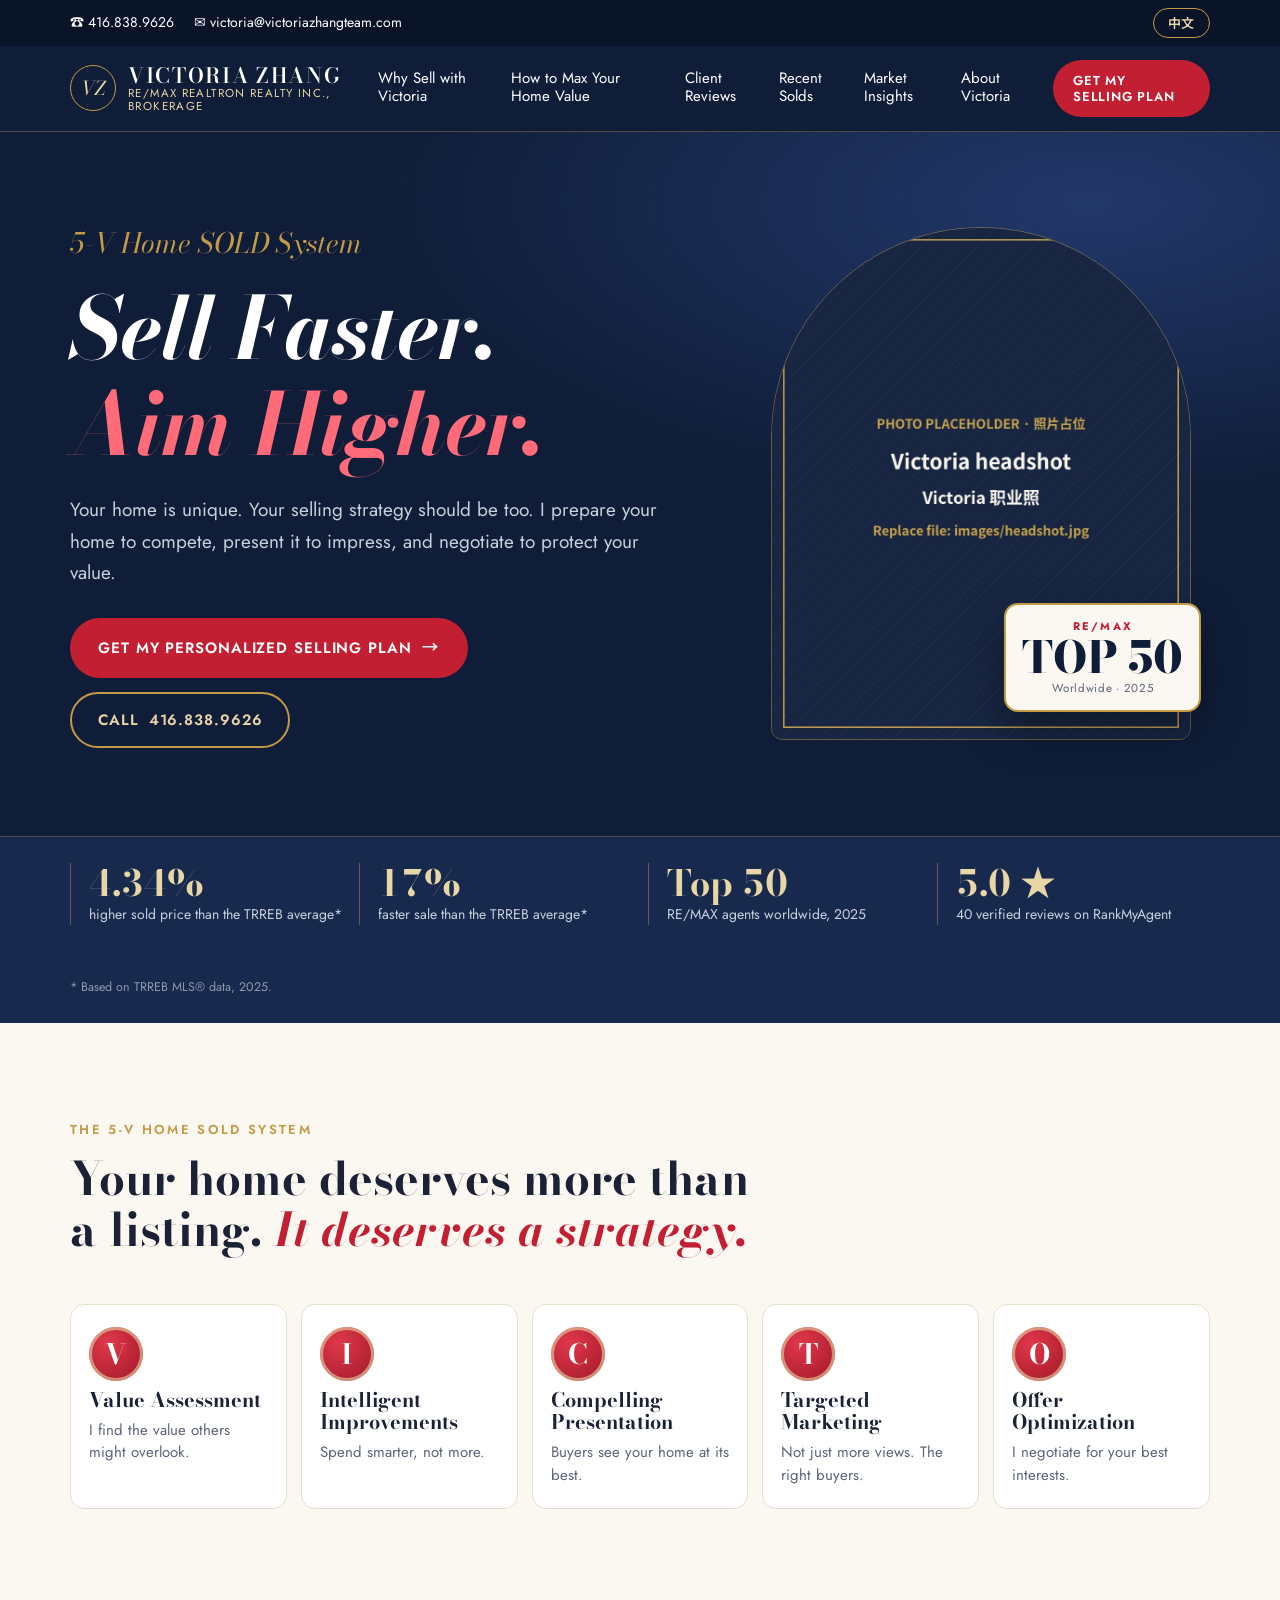
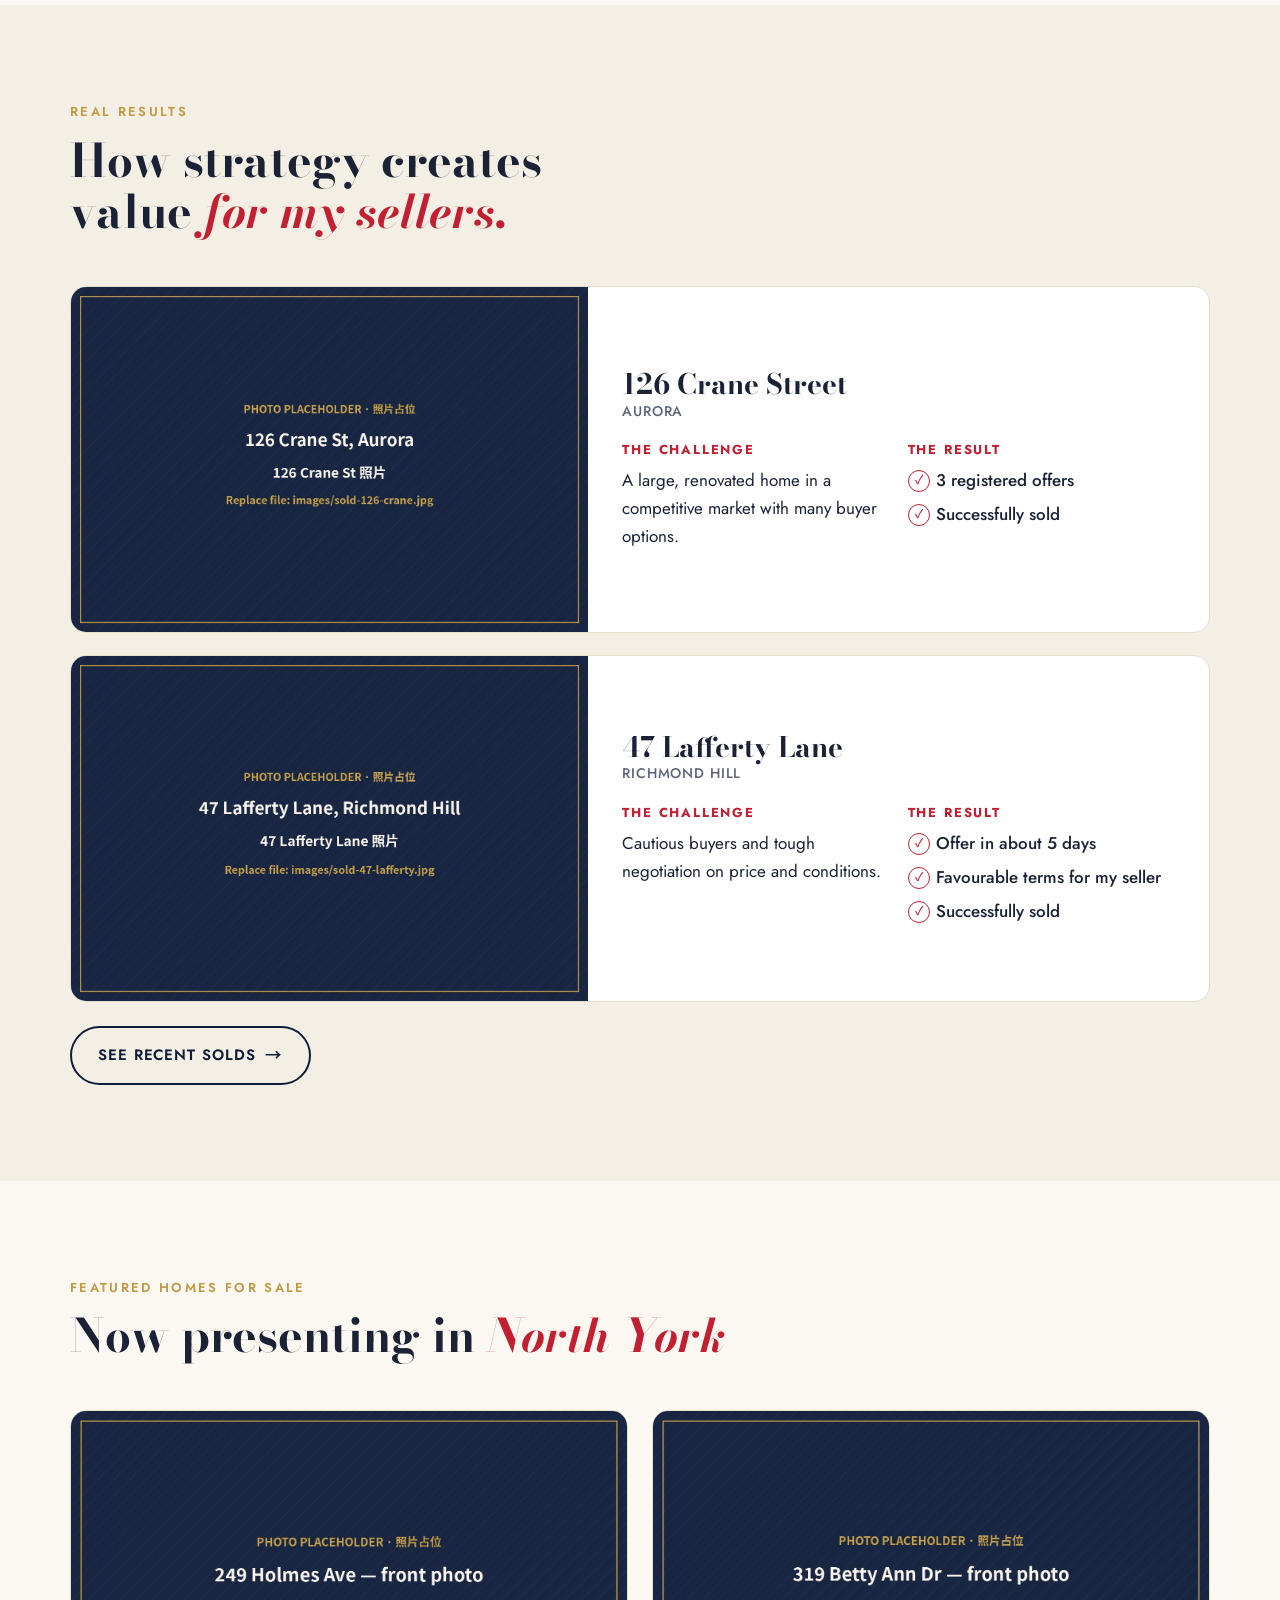
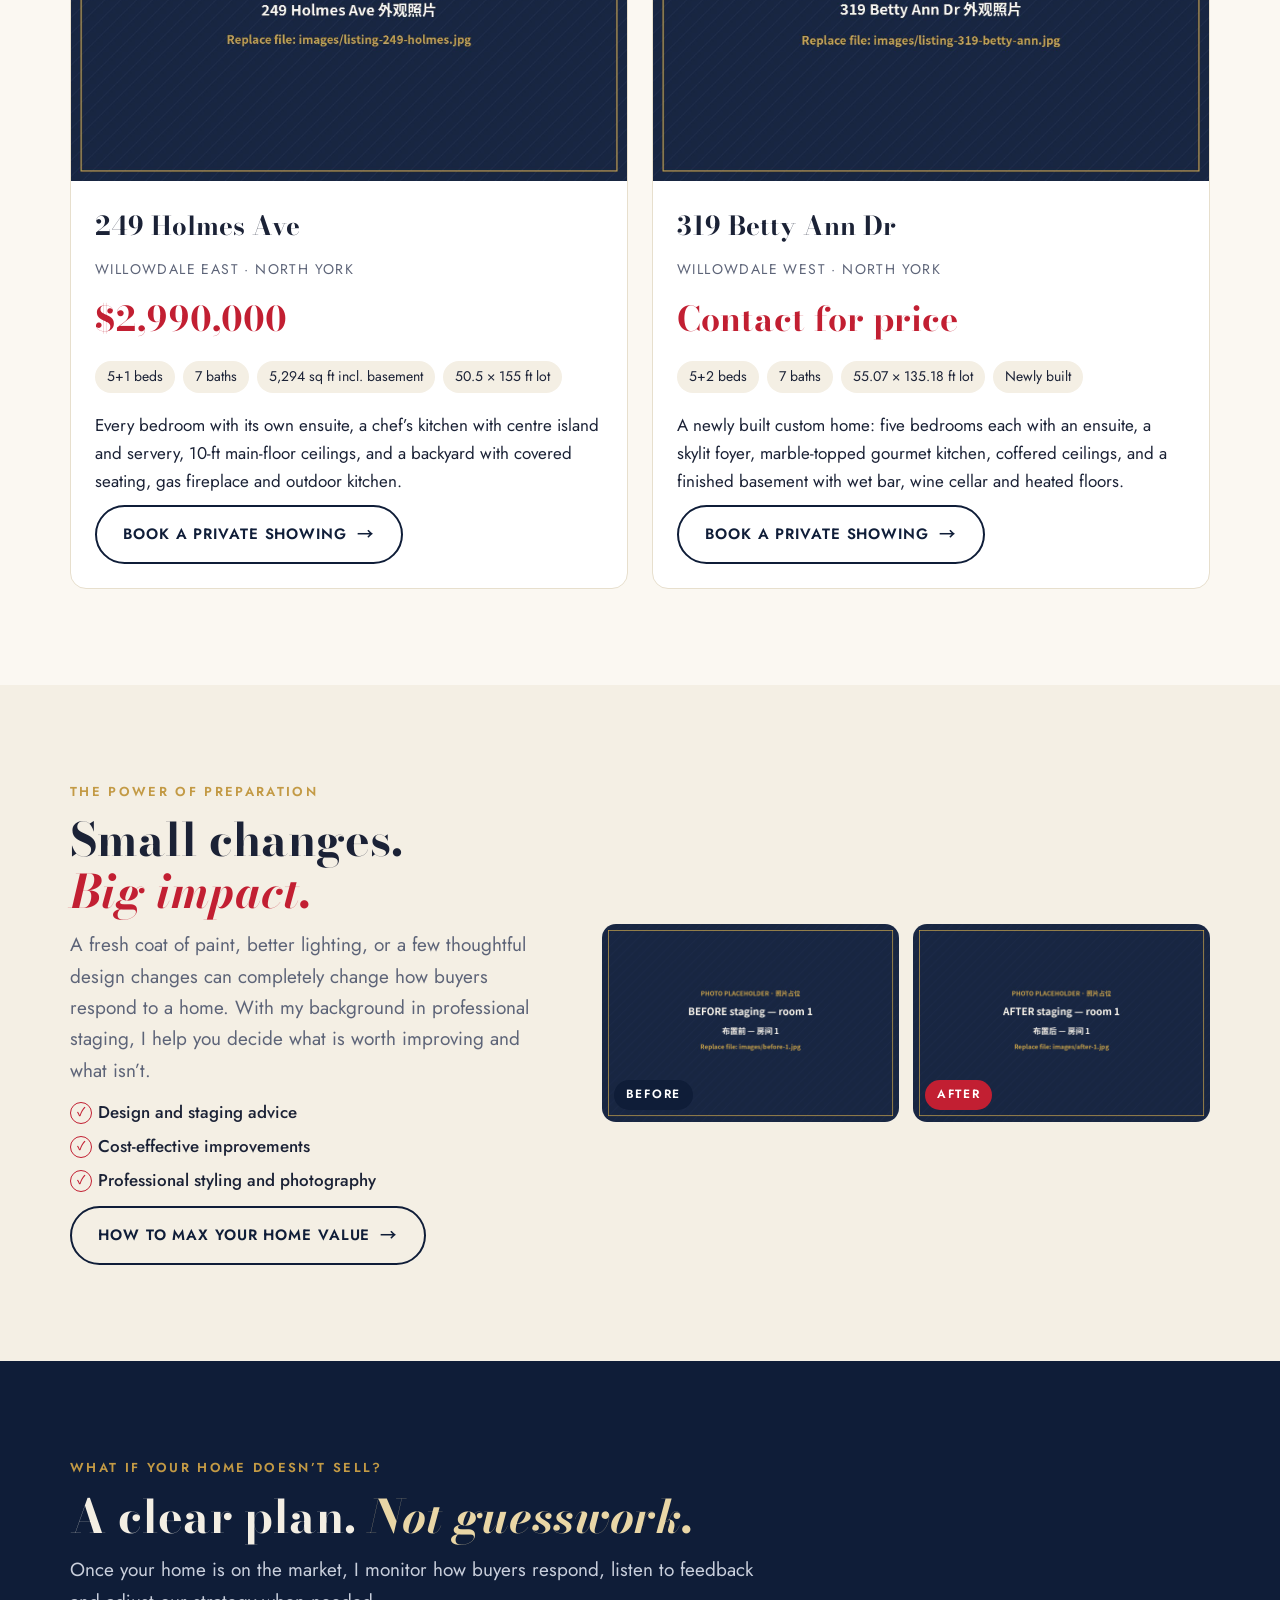
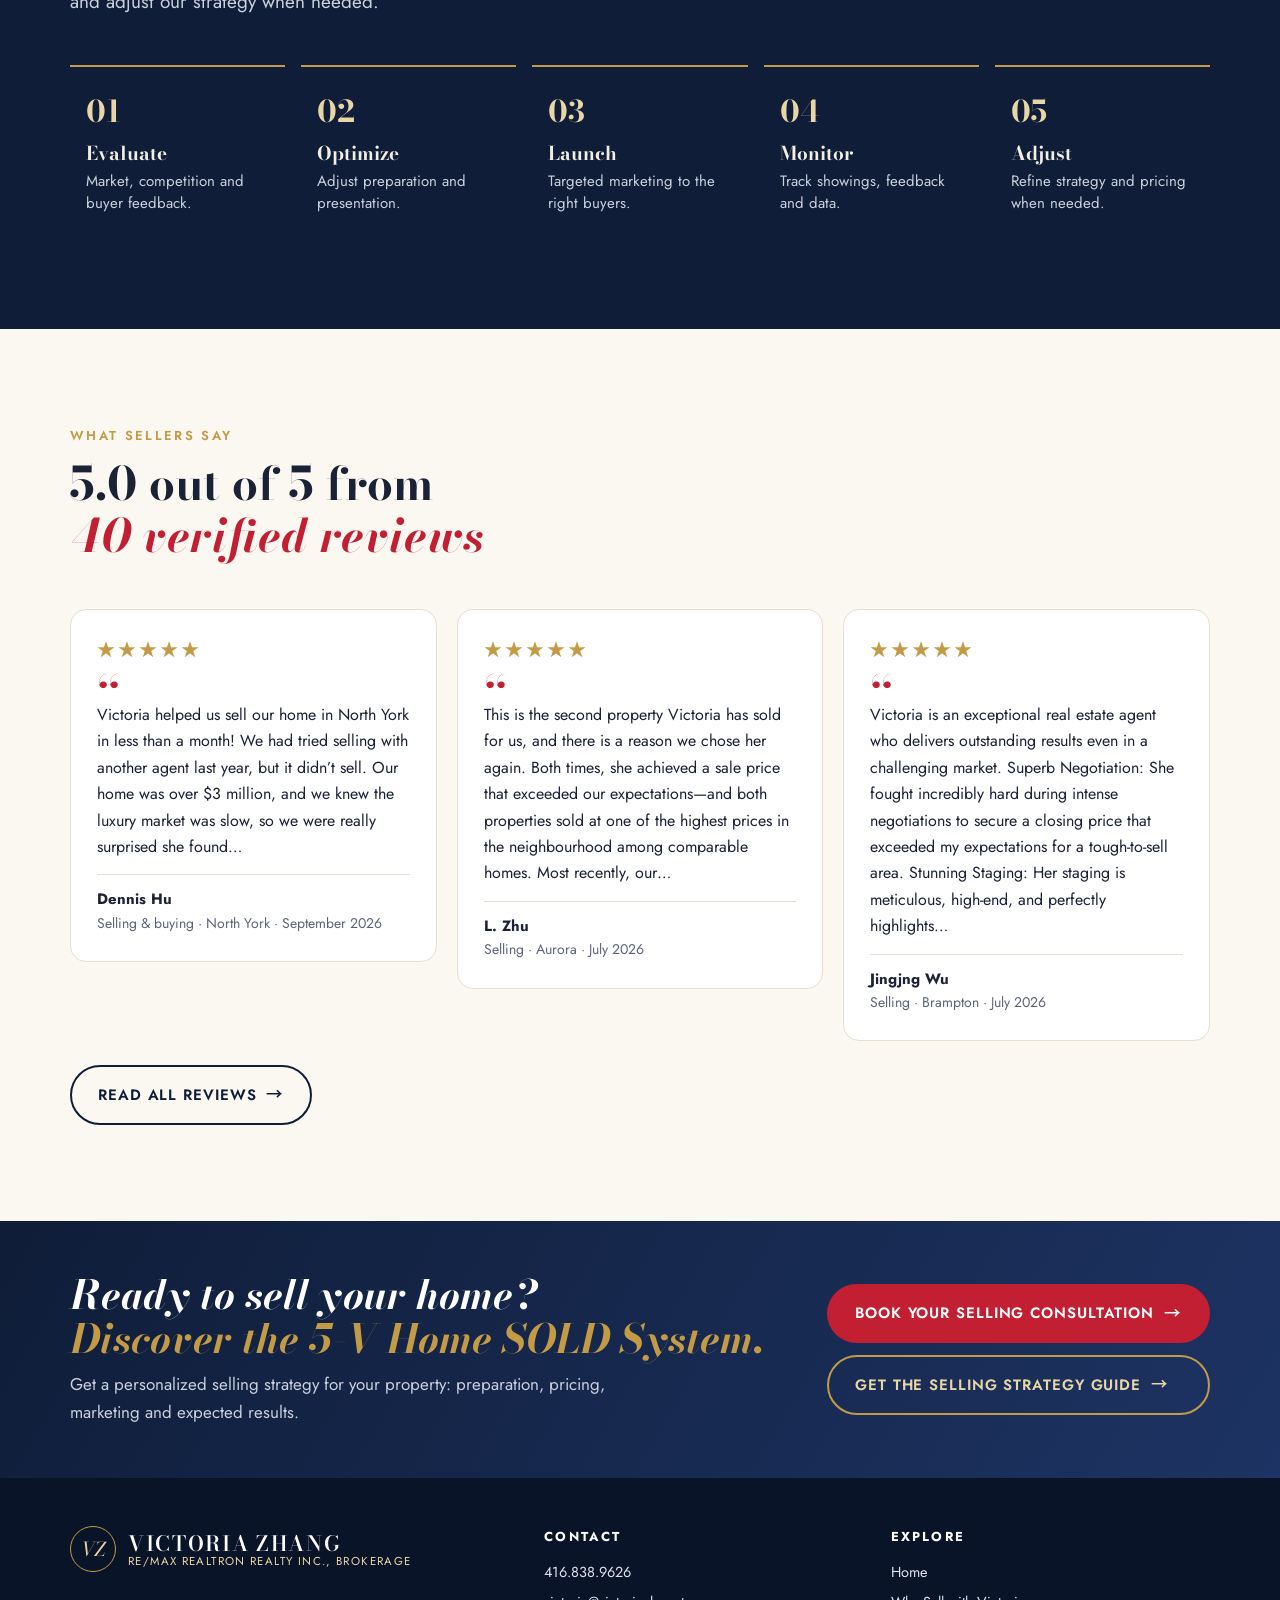
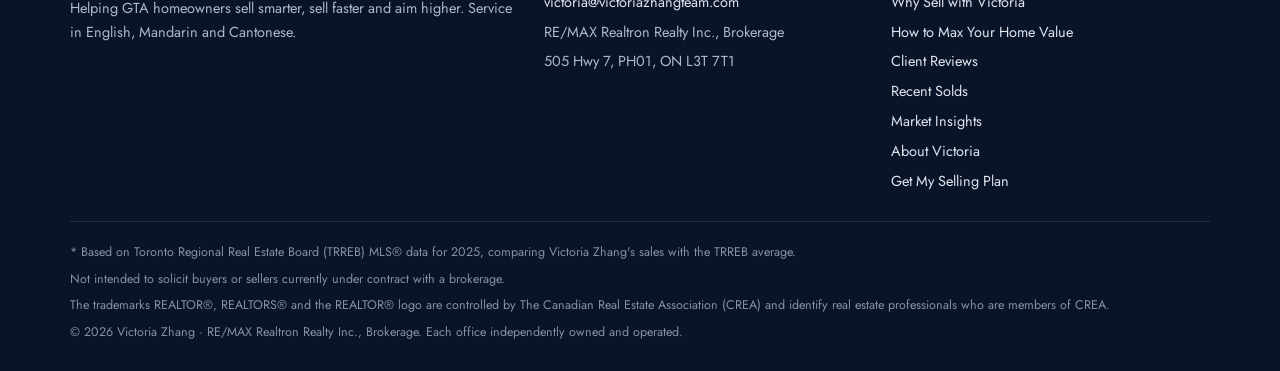
<file: index.html>
<!doctype html>
<html lang="en">
<head>
<meta charset="utf-8">
<meta name="viewport" content="width=device-width, initial-scale=1, viewport-fit=cover">
<title>Victoria Zhang | Sell Your GTA Home Faster for More</title>
<meta name="title-zh" content="Victoria Zhang | 大多伦多卖房专家">
<meta name="description" content="Victoria Zhang, RE/MAX Realtron Realty Inc., Brokerage. The 5-V Home SOLD System helps GTA homeowners sell faster and for more. English, Mandarin, Cantonese.">
<meta property="og:title" content="Victoria Zhang | Sell Your GTA Home Faster for More">
<meta property="og:description" content="Victoria Zhang, RE/MAX Realtron Realty Inc., Brokerage. The 5-V Home SOLD System helps GTA homeowners sell faster and for more. English, Mandarin, Cantonese.">
<meta property="og:image" content="images/headshot.jpg">
<link rel="preconnect" href="https://fonts.googleapis.com"><link rel="preconnect" href="https://fonts.gstatic.com" crossorigin>
<link rel="stylesheet" href="https://fonts.googleapis.com/css2?family=Bodoni+Moda:ital,opsz,wght@0,6..96,500..800;1,6..96,500..800&family=Jost:wght@400;500;600&family=Noto+Sans+SC:wght@400;500;700&family=Noto+Serif+SC:wght@600;700&display=swap">
<link rel="stylesheet" href="assets/style.css">
</head>
<body>

<div class="topbar"><div class="wrap">
  <div class="contacts"><a href="tel:+14168389626">☎ 416.838.9626</a><a href="mailto:victoria@victoriazhangteam.com">✉ victoria@victoriazhangteam.com</a></div>
  <button class="lang-btn" type="button" aria-label="Switch language / 切换语言"><span class="en">中文</span><span class="zh">English</span></button>
</div></div>
<header class="site"><div class="wrap">
  <a class="brand" href="index.html" aria-label="Victoria Zhang — home">
    <span class="monogram">VZ</span>
    <span class="brand-text"><span class="brand-name">VICTORIA ZHANG</span><span class="brand-sub">RE/MAX Realtron Realty Inc., Brokerage</span></span>
  </a>
  <button class="menu-toggle" type="button" aria-expanded="false" aria-controls="main-nav"><span class="en">Menu</span><span class="zh">菜单</span></button>
  <nav class="main" id="main-nav" aria-label="Main"><ul>
    <li><a href="why-victoria.html"><span class="en">Why Sell with Victoria</span><span class="zh">为何选择 Victoria</span></a></li><li><a href="max-value.html"><span class="en">How to Max Your Home Value</span><span class="zh">如何让房子卖高价</span></a></li><li><a href="reviews.html"><span class="en">Client Reviews</span><span class="zh">客户评价</span></a></li><li><a href="recent-solds.html"><span class="en">Recent Solds</span><span class="zh">近期成交</span></a></li><li><a href="market-insights.html"><span class="en">Market Insights</span><span class="zh">市场洞察</span></a></li><li><a href="about.html"><span class="en">About Victoria</span><span class="zh">关于 Victoria</span></a></li>
    <li><a class="btn btn-red" href="contact.html"><span class="en">Get My Selling Plan</span><span class="zh">获取卖房方案</span></a></li>
  </ul></nav>
</div></header>

<main>

<section class="hero"><div class="wrap">
  <div>
    <div class="system"><span class="en">5-V Home SOLD System</span><span class="zh">5-V 卖房系统</span></div>
    <h1><span class="en">Sell Faster.<span class="accent">Aim Higher.</span></span><span class="zh">卖得更快，<span class="accent">卖得更高。</span></span></h1>
    <p class="lede en">Your home is unique. Your selling strategy should be too. I prepare your home to compete, present it to impress, and negotiate to protect your value.</p><p class="lede zh">您的房子独一无二，卖房策略也应如此。我帮您把房子准备好去竞争，用出色的呈现打动买家，并通过谈判守护您的价值。</p>
    <div class="actions">
      <a class="btn btn-red arrow" href="contact.html"><span class="en">Get my personalized selling plan</span><span class="zh">获取专属卖房方案</span></a>
      <a class="btn btn-ghost" href="tel:+14168389626"><span class="en">Call</span><span class="zh">致电</span> 416.838.9626</a>
    </div>
  </div>
  <div class="hero-photo">
    <img src="images/headshot.jpg" alt="Victoria Zhang, real estate agent" width="900" height="1100">
    <div class="badge-top50"><div class="k">RE/MAX</div><div class="n">TOP 50</div><div class="s"><span class="en">Worldwide · 2025</span><span class="zh">全球 · 2025</span></div></div>
  </div>
</div></section>

<section class="stats" aria-label="Results">
  <div class="wrap">
    <div class="stat"><span class="num">4.34%</span><span class="lbl en">higher sold price than the TRREB average*</span><span class="lbl zh">成交价高于 TRREB 平均*</span></div>
    <div class="stat"><span class="num">17%</span><span class="lbl en">faster sale than the TRREB average*</span><span class="lbl zh">售出速度快于 TRREB 平均*</span></div>
    <div class="stat"><span class="num">Top 50</span><span class="lbl en">RE/MAX agents worldwide, 2025</span><span class="lbl zh">2025 年 RE/MAX 全球经纪前 50 名</span></div>
    <div class="stat"><span class="num">5.0 ★</span><span class="lbl en">40 verified reviews on RankMyAgent</span><span class="lbl zh">RankMyAgent 40 条认证评价</span></div>
  </div>
  <div class="wrap footnote"><span class="en">* Based on TRREB MLS® data, 2025.</span><span class="zh">* 数据来源：TRREB 2025 年 MLS® 数据。</span></div>
</section>

<section class="section"><div class="wrap">
  <div class="section-head">
    <span class="eyebrow"><span class="en">The 5-V Home SOLD System</span><span class="zh">5-V 卖房系统</span></span>
    <h2><span class="en">Your home deserves more than a listing. <em>It deserves a strategy.</em></span><span class="zh">您的房子值得的不只是挂牌，<em>更是一套策略。</em></span></h2>
  </div>
  <div class="fivev"><a class="v-card" href="why-victoria.html#value-assessment"><span class="v-letter">V</span><h3 class="en">Value Assessment</h3><h3 class="zh">价值评估</h3><p class="en">I find the value others might overlook.</p><p class="zh">发掘别人可能忽略的价值。</p></a><a class="v-card" href="why-victoria.html#intelligent-improvements"><span class="v-letter">I</span><h3 class="en">Intelligent Improvements</h3><h3 class="zh">明智改善</h3><p class="en">Spend smarter, not more.</p><p class="zh">花得更聪明，而不是花得更多。</p></a><a class="v-card" href="why-victoria.html#compelling-presentation"><span class="v-letter">C</span><h3 class="en">Compelling Presentation</h3><h3 class="zh">出众呈现</h3><p class="en">Buyers see your home at its best.</p><p class="zh">让买家看到房子最好的一面。</p></a><a class="v-card" href="why-victoria.html#targeted-marketing"><span class="v-letter">T</span><h3 class="en">Targeted Marketing</h3><h3 class="zh">精准营销</h3><p class="en">Not just more views. The right buyers.</p><p class="zh">不只是更多浏览，而是对的买家。</p></a><a class="v-card" href="why-victoria.html#offer-optimization"><span class="v-letter">O</span><h3 class="en">Offer Optimization</h3><h3 class="zh">报价优化</h3><p class="en">I negotiate for your best interests.</p><p class="zh">为您的最大利益谈判。</p></a></div>
</div></section>

<section class="section alt"><div class="wrap">
  <div class="section-head">
    <span class="eyebrow"><span class="en">Real results</span><span class="zh">真实成果</span></span>
    <h2><span class="en">How strategy creates value <em>for my sellers.</em></span><span class="zh">策略如何<em>为卖家创造价值。</em></span></h2>
  </div>
  
<div class="cases">
  <article class="case">
    <img src="images/sold-126-crane.jpg" alt="126 Crane Street, Aurora" loading="lazy">
    <div class="body">
      <div><h3>126 Crane Street</h3><div class="city"><span class="en">Aurora</span><span class="zh">奥罗拉</span></div></div>
      <div class="cols">
        <div><h4><span class="en">The challenge</span><span class="zh">挑战</span></h4><p class="en">A large, renovated home in a competitive market with many buyer options.</p><p class="zh">一栋经过装修的大宅，市场竞争激烈，买家选择众多。</p></div>
        <div><h4><span class="en">The result</span><span class="zh">结果</span></h4><ul class="checks"><li><span class="en">3 registered offers</span><span class="zh">收到 3 份登记 offer</span></li><li><span class="en">Successfully sold</span><span class="zh">成功售出</span></li></ul></div>
      </div>
    </div>
  </article>
  <article class="case">
    <img src="images/sold-47-lafferty.jpg" alt="47 Lafferty Lane, Richmond Hill" loading="lazy">
    <div class="body">
      <div><h3>47 Lafferty Lane</h3><div class="city"><span class="en">Richmond Hill</span><span class="zh">列治文山</span></div></div>
      <div class="cols">
        <div><h4><span class="en">The challenge</span><span class="zh">挑战</span></h4><p class="en">Cautious buyers and tough negotiation on price and conditions.</p><p class="zh">买家观望情绪浓厚，价格与条件谈判艰难。</p></div>
        <div><h4><span class="en">The result</span><span class="zh">结果</span></h4><ul class="checks"><li><span class="en">Offer in about 5 days</span><span class="zh">约 5 天收到 offer</span></li><li><span class="en">Favourable terms for my seller</span><span class="zh">为卖家争取到有利条款</span></li><li><span class="en">Successfully sold</span><span class="zh">成功售出</span></li></ul></div>
      </div>
    </div>
  </article>
</div>
  <p class="mt-24"><a class="btn btn-outline arrow" href="recent-solds.html"><span class="en">See recent solds</span><span class="zh">查看近期成交</span></a></p>
</div></section>

<section class="section"><div class="wrap">
  <div class="section-head">
    <span class="eyebrow"><span class="en">Featured homes for sale</span><span class="zh">精选在售房源</span></span>
    <h2><span class="en">Now presenting in <em>North York</em></span><span class="zh"><em>北约克</em>精选房源</span></h2>
  </div>
  
<div class="listings">
  <article class="listing">
    <img src="images/listing-249-holmes.jpg" alt="249 Holmes Avenue, North York" loading="lazy">
    <div class="body">
      <div class="addr">249 Holmes Ave</div>
      <div class="area"><span class="en">Willowdale East · North York</span><span class="zh">北约克 Willowdale East</span></div>
      <div class="price">$2,990,000</div>
      <ul class="specs">
        <li><span class="en">5+1 beds</span><span class="zh">5+1 卧</span></li><li><span class="en">7 baths</span><span class="zh">7 卫</span></li>
        <li><span class="en">5,294 sq ft incl. basement</span><span class="zh">5,294 平方尺（含地下室）</span></li><li><span class="en">50.5 × 155 ft lot</span><span class="zh">地块 50.5 × 155 尺</span></li>
      </ul>
      <p class="en">Every bedroom with its own ensuite, a chef’s kitchen with centre island and servery, 10-ft main-floor ceilings, and a backyard with covered seating, gas fireplace and outdoor kitchen.</p><p class="zh">每间卧室均配独立卫浴；厨房配中岛及备餐间；主层 10 尺挑高；后院带有顶休息区、燃气壁炉和户外厨房。</p>
      <a class="btn btn-outline arrow" href="contact.html?about=249%20Holmes%20Ave"><span class="en">Book a private showing</span><span class="zh">预约看房</span></a>
    </div>
  </article>
  <article class="listing">
    <img src="images/listing-319-betty-ann.jpg" alt="319 Betty Ann Drive, North York" loading="lazy">
    <div class="body">
      <div class="addr">319 Betty Ann Dr</div>
      <div class="area"><span class="en">Willowdale West · North York</span><span class="zh">北约克 Willowdale West</span></div>
      <div class="price"><span class="en">Contact for price</span><span class="zh">价格请咨询</span></div>
      <ul class="specs">
        <li><span class="en">5+2 beds</span><span class="zh">5+2 卧</span></li><li><span class="en">7 baths</span><span class="zh">7 卫</span></li>
        <li><span class="en">55.07 × 135.18 ft lot</span><span class="zh">地块 55.07 × 135.18 尺</span></li><li><span class="en">Newly built</span><span class="zh">全新建造</span></li>
      </ul>
      <p class="en">A newly built custom home: five bedrooms each with an ensuite, a skylit foyer, marble-topped gourmet kitchen, coffered ceilings, and a finished basement with wet bar, wine cellar and heated floors.</p><p class="zh">全新定制住宅：5 间卧室均配独立卫浴，天窗门厅，大理石台面厨房，藻井天花；地下室已装修，配湿吧、酒窖及地暖。</p>
      <a class="btn btn-outline arrow" href="contact.html?about=319%20Betty%20Ann%20Dr"><span class="en">Book a private showing</span><span class="zh">预约看房</span></a>
    </div>
  </article>
</div>
</div></section>

<section class="section alt"><div class="wrap split">
  <div class="section-head" style="margin:0">
    <span class="eyebrow"><span class="en">The power of preparation</span><span class="zh">准备的力量</span></span>
    <h2><span class="en">Small changes. <em>Big impact.</em></span><span class="zh">小改变，<em>大不同。</em></span></h2>
    <p class="lede en">A fresh coat of paint, better lighting, or a few thoughtful design changes can completely change how buyers respond to a home. With my background in professional staging, I help you decide what is worth improving and what isn’t.</p><p class="lede zh">一层新漆、更好的灯光、几处用心的设计调整，就能彻底改变买家对房子的反应。凭借专业 staging 背景，我帮您判断哪些值得改善、哪些不必。</p>
    <ul class="checks">
      <li><span class="en">Design and staging advice</span><span class="zh">设计与布置建议</span></li>
      <li><span class="en">Cost-effective improvements</span><span class="zh">高性价比的改善</span></li>
      <li><span class="en">Professional styling and photography</span><span class="zh">专业软装与摄影</span></li>
    </ul>
    <p><a class="btn btn-outline arrow" href="max-value.html"><span class="en">How to max your home value</span><span class="zh">如何让房子卖高价</span></a></p>
  </div>
  
<div class="ba">
  <figure><img src="images/before-1.jpg" alt="Living room before staging" loading="lazy"><figcaption><span class="en">Before</span><span class="zh">布置前</span></figcaption></figure>
  <figure class="after"><img src="images/after-1.jpg" alt="Living room after staging" loading="lazy"><figcaption><span class="en">After</span><span class="zh">布置后</span></figcaption></figure>
</div>
</div></section>

<section class="section dark"><div class="wrap">
  <div class="section-head">
    <span class="eyebrow"><span class="en">What if your home doesn’t sell?</span><span class="zh">如果房子没卖出去怎么办？</span></span>
    <h2><span class="en">A clear plan. <em>Not guesswork.</em></span><span class="zh">清晰的计划，<em>而非猜测。</em></span></h2>
    <p class="lede en">Once your home is on the market, I monitor how buyers respond, listen to feedback and adjust our strategy when needed.</p><p class="lede zh">房子上市后，我会持续关注买家反应、收集反馈，并在需要时调整策略。</p>
  </div>
  <ol class="steps"><li><h3 class="en">Evaluate</h3><h3 class="zh">评估</h3><p class="en">Market, competition and buyer feedback.</p><p class="zh">分析市场、竞争房源和买家反馈。</p></li><li><h3 class="en">Optimize</h3><h3 class="zh">优化</h3><p class="en">Adjust preparation and presentation.</p><p class="zh">调整房屋准备和呈现方式。</p></li><li><h3 class="en">Launch</h3><h3 class="zh">推出</h3><p class="en">Targeted marketing to the right buyers.</p><p class="zh">针对合适买家精准营销。</p></li><li><h3 class="en">Monitor</h3><h3 class="zh">监测</h3><p class="en">Track showings, feedback and data.</p><p class="zh">跟踪看房、反馈与数据。</p></li><li><h3 class="en">Adjust</h3><h3 class="zh">调整</h3><p class="en">Refine strategy and pricing when needed.</p><p class="zh">必要时调整策略与定价。</p></li></ol>
</div></section>

<section class="section"><div class="wrap">
  <div class="section-head">
    <span class="eyebrow"><span class="en">What sellers say</span><span class="zh">卖家怎么说</span></span>
    <h2><span class="en">5.0 out of 5 from <em>40 verified reviews</em></span><span class="zh">40 条认证评价，<em>满分 5.0</em></span></h2>
  </div>
  <div class="reviews"><figure class="review">
  <div class="stars" aria-label="5 out of 5 stars">★★★★★</div>
  <blockquote><p class="en">Victoria helped us sell our home in North York in less than a month! We had tried selling with another agent last year, but it didn’t sell. Our home was over $3 million, and we knew the luxury market was slow, so we were really surprised she found…</p><p class="zh">Victoria 帮我们在不到一个月内卖掉了北约克的房子！去年我们找过另一位经纪挂牌，但没有卖出。我们的房子超过 300 万，也知道豪宅市场较慢，所以她这么快就找到合适的买家——而且是按一开始商定的价格成交——让我们非常……</p></blockquote>
  <span class="translated zh">（英文评价中译）</span>
  <figcaption><strong>Dennis Hu</strong><span class="en">Selling & buying · North York · September 2026</span><span class="zh">卖房及买房 · 北约克 · September 2026</span></figcaption>
</figure><figure class="review">
  <div class="stars" aria-label="5 out of 5 stars">★★★★★</div>
  <blockquote><p class="en">This is the second property Victoria has sold for us, and there is a reason we chose her again. Both times, she achieved a sale price that exceeded our expectations—and both properties sold at one of the highest prices in the neighbourhood among comparable homes. Most recently, our…</p><p class="zh">这是 Victoria 为我们卖出的第二套房产，我们再次选择她是有原因的。两次她都卖出了超出我们预期的价格——两套房都是社区同类房屋中成交价最高之一。最近这次，我们在奥罗拉的房子仅四天就收到多个强有力的 offer。这不……</p></blockquote>
  <span class="translated zh">（英文评价中译）</span>
  <figcaption><strong>L. Zhu</strong><span class="en">Selling · Aurora · July 2026</span><span class="zh">卖房 · 奥罗拉 · July 2026</span></figcaption>
</figure><figure class="review">
  <div class="stars" aria-label="5 out of 5 stars">★★★★★</div>
  <blockquote><p class="en">Victoria is an exceptional real estate agent who delivers outstanding results even in a challenging market. Superb Negotiation: She fought incredibly hard during intense negotiations to secure a closing price that exceeded my expectations for a tough-to-sell area. Stunning Staging: Her staging is meticulous, high-end, and perfectly highlights…</p><p class="zh">Victoria 是一位非常出色的经纪，即使在充满挑战的市场中也能取得优异成绩。谈判出众：在激烈的谈判中她全力争取，在一个不易出售的区域为我争取到超出预期的成交价。布置惊艳：她的 staging 细致、高端，完美突出了房……</p></blockquote>
  <span class="translated zh">（英文评价中译）</span>
  <figcaption><strong>Jingjng Wu</strong><span class="en">Selling · Brampton · July 2026</span><span class="zh">卖房 · 宾顿 · July 2026</span></figcaption>
</figure></div>
  <p class="mt-24"><a class="btn btn-outline arrow" href="reviews.html"><span class="en">Read all reviews</span><span class="zh">查看全部评价</span></a></p>
</div></section>

</main>

<section class="cta-band"><div class="wrap">
  <div>
    <h2><span class="en">Ready to sell your home?</span><span class="zh">准备出售您的房子？</span><span class="gold"><span class="en">Discover the 5-V Home SOLD System.</span><span class="zh">了解 5-V 卖房系统。</span></span></h2>
    <p class="en">Get a personalized selling strategy for your property: preparation, pricing, marketing and expected results.</p><p class="zh">为您的房产量身定制卖房策略：房屋准备、定价、营销及预期结果。</p>
  </div>
  <div class="actions">
    <a class="btn btn-red arrow" href="contact.html"><span class="en">Book your selling consultation</span><span class="zh">预约卖房咨询</span></a>
    <a class="btn btn-ghost arrow" href="contact.html?guide=1#guide"><span class="en">Get the Selling Strategy Guide</span><span class="zh">索取卖房策略指南</span></a>
  </div>
</div></section>


<footer class="site"><div class="wrap">
  <div class="foot-cols">
    <div>
      <div class="brand"><span class="monogram">VZ</span><span class="brand-text"><span class="brand-name" style="color:#fff">VICTORIA ZHANG</span><span class="brand-sub">RE/MAX Realtron Realty Inc., Brokerage</span></span></div>
      <p class="mt-24"><span class="en">Helping GTA homeowners sell smarter, sell faster and aim higher. Service in English, Mandarin and Cantonese.</span><span class="zh">帮助大多伦多地区房主更聪明、更快、更高价地卖房。提供英语、普通话及粤语服务。</span></p>
    </div>
    <div><h4><span class="en">Contact</span><span class="zh">联系方式</span></h4><ul>
      <li><a href="tel:+14168389626">416.838.9626</a></li>
      <li><a href="mailto:victoria@victoriazhangteam.com">victoria@victoriazhangteam.com</a></li>
      <li>RE/MAX Realtron Realty Inc., Brokerage</li>
      <li>505 Hwy 7, PH01, ON L3T 7T1</li>
    </ul></div>
    <div><h4><span class="en">Explore</span><span class="zh">浏览</span></h4><ul>
      <li><a href="index.html"><span class="en">Home</span><span class="zh">首页</span></a></li>
      <li><a href="why-victoria.html"><span class="en">Why Sell with Victoria</span><span class="zh">为何选择 Victoria</span></a></li><li><a href="max-value.html"><span class="en">How to Max Your Home Value</span><span class="zh">如何让房子卖高价</span></a></li><li><a href="reviews.html"><span class="en">Client Reviews</span><span class="zh">客户评价</span></a></li><li><a href="recent-solds.html"><span class="en">Recent Solds</span><span class="zh">近期成交</span></a></li><li><a href="market-insights.html"><span class="en">Market Insights</span><span class="zh">市场洞察</span></a></li><li><a href="about.html"><span class="en">About Victoria</span><span class="zh">关于 Victoria</span></a></li>
      <li><a href="contact.html"><span class="en">Get My Selling Plan</span><span class="zh">获取卖房方案</span></a></li>
    </ul></div>
  </div>
  <div class="legal">
    <p><span class="en">* Based on Toronto Regional Real Estate Board (TRREB) MLS® data for 2025, comparing Victoria Zhang's sales with the TRREB average.</span><span class="zh">* 数据来源：多伦多地区地产局（TRREB）2025 年 MLS® 数据，比较 Victoria Zhang 的成交与 TRREB 平均水平。</span></p>
    <p><span class="en">Not intended to solicit buyers or sellers currently under contract with a brokerage.</span><span class="zh">本网站无意招揽已与其他经纪公司签约的买家或卖家。</span></p>
    <p><span class="en">The trademarks REALTOR®, REALTORS® and the REALTOR® logo are controlled by The Canadian Real Estate Association (CREA) and identify real estate professionals who are members of CREA.</span><span class="zh">REALTOR® 等商标由加拿大房地产协会（CREA）管理，用于标识 CREA 会员房地产专业人士。</span></p>
    <p>© <span id="year">2026</span> Victoria Zhang · RE/MAX Realtron Realty Inc., Brokerage. <span class="en">Each office independently owned and operated.</span><span class="zh">各办公室独立拥有和经营。</span></p>
  </div>
</div></footer>

<script src="assets/site.js"></script>
</body>
</html>
</file>
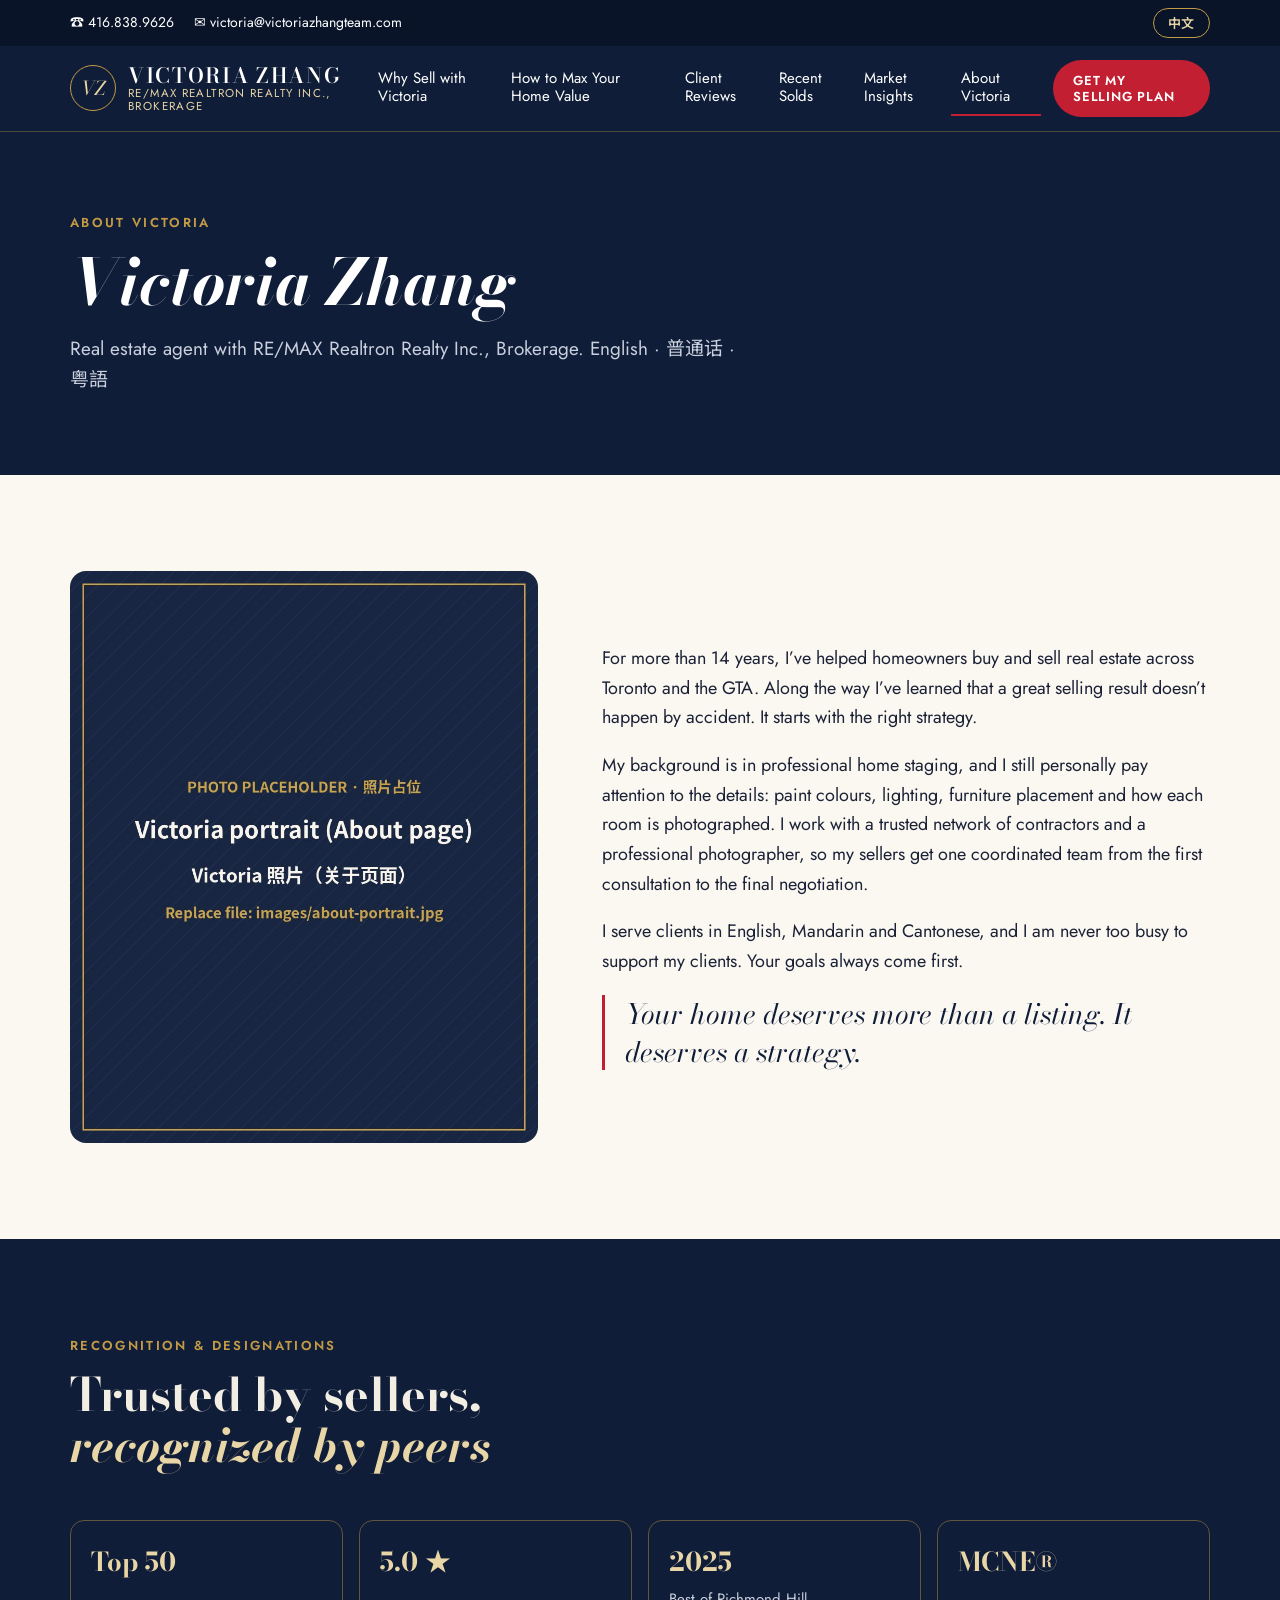
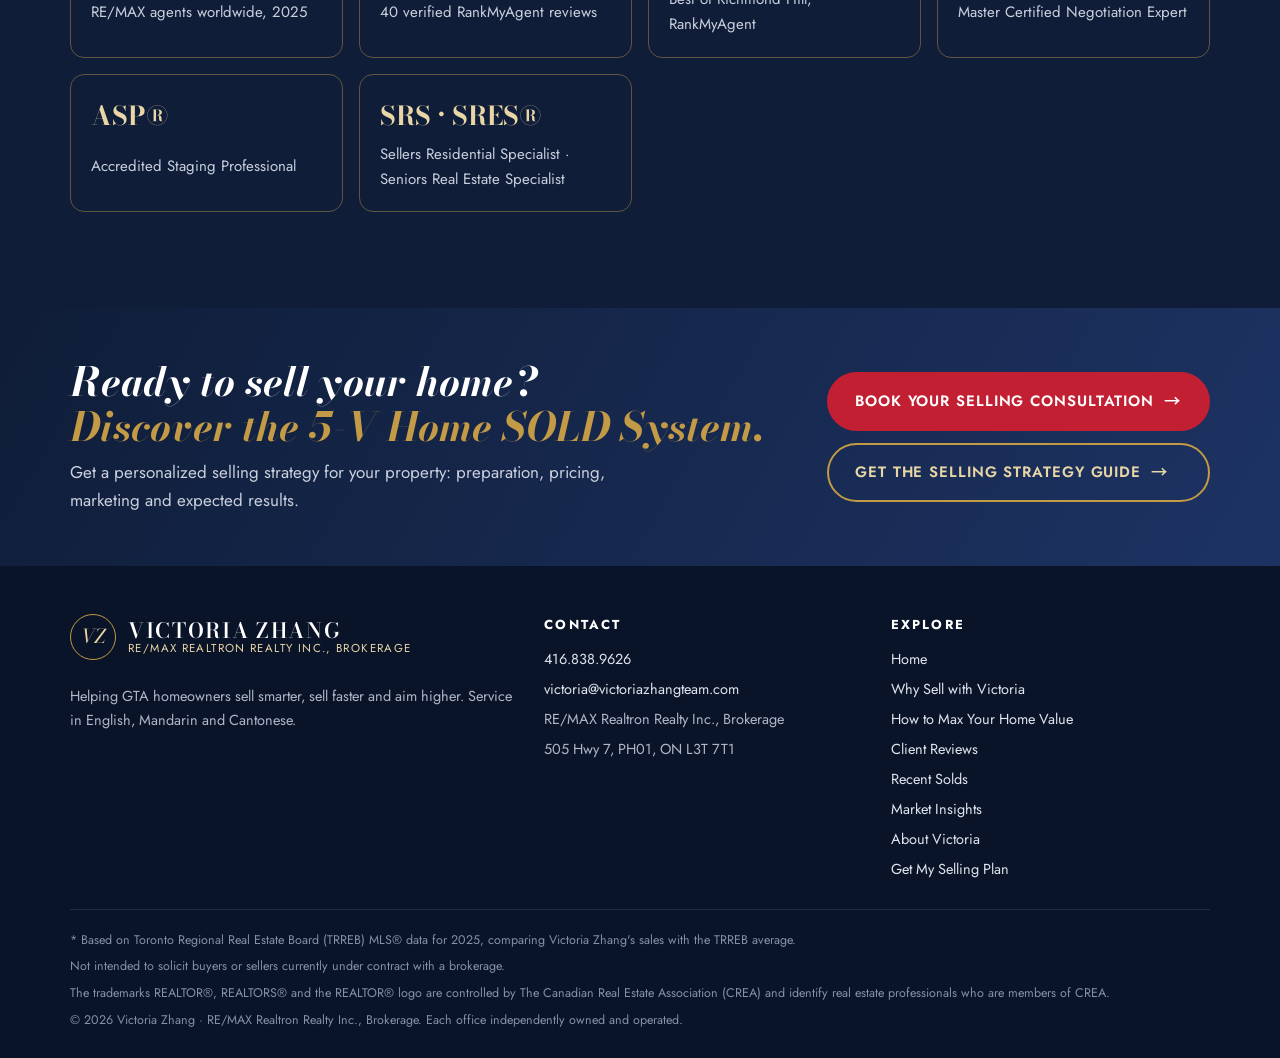
<file: about.html>
<!doctype html>
<html lang="en">
<head>
<meta charset="utf-8">
<meta name="viewport" content="width=device-width, initial-scale=1, viewport-fit=cover">
<title>About Victoria Zhang | RE/MAX Realtron Realty</title>
<meta name="title-zh" content="关于 Victoria Zhang | RE/MAX Realtron">
<meta name="description" content="About Victoria Zhang: 14+ years selling GTA homes, Accredited Staging Professional, MCNE, Top 50 RE/MAX agent worldwide 2025.">
<meta property="og:title" content="About Victoria Zhang | RE/MAX Realtron Realty">
<meta property="og:description" content="About Victoria Zhang: 14+ years selling GTA homes, Accredited Staging Professional, MCNE, Top 50 RE/MAX agent worldwide 2025.">
<meta property="og:image" content="images/headshot.jpg">
<link rel="preconnect" href="https://fonts.googleapis.com"><link rel="preconnect" href="https://fonts.gstatic.com" crossorigin>
<link rel="stylesheet" href="https://fonts.googleapis.com/css2?family=Bodoni+Moda:ital,opsz,wght@0,6..96,500..800;1,6..96,500..800&family=Jost:wght@400;500;600&family=Noto+Sans+SC:wght@400;500;700&family=Noto+Serif+SC:wght@600;700&display=swap">
<link rel="stylesheet" href="assets/style.css">
</head>
<body>

<div class="topbar"><div class="wrap">
  <div class="contacts"><a href="tel:+14168389626">☎ 416.838.9626</a><a href="mailto:victoria@victoriazhangteam.com">✉ victoria@victoriazhangteam.com</a></div>
  <button class="lang-btn" type="button" aria-label="Switch language / 切换语言"><span class="en">中文</span><span class="zh">English</span></button>
</div></div>
<header class="site"><div class="wrap">
  <a class="brand" href="index.html" aria-label="Victoria Zhang — home">
    <span class="monogram">VZ</span>
    <span class="brand-text"><span class="brand-name">VICTORIA ZHANG</span><span class="brand-sub">RE/MAX Realtron Realty Inc., Brokerage</span></span>
  </a>
  <button class="menu-toggle" type="button" aria-expanded="false" aria-controls="main-nav"><span class="en">Menu</span><span class="zh">菜单</span></button>
  <nav class="main" id="main-nav" aria-label="Main"><ul>
    <li><a href="why-victoria.html"><span class="en">Why Sell with Victoria</span><span class="zh">为何选择 Victoria</span></a></li><li><a href="max-value.html"><span class="en">How to Max Your Home Value</span><span class="zh">如何让房子卖高价</span></a></li><li><a href="reviews.html"><span class="en">Client Reviews</span><span class="zh">客户评价</span></a></li><li><a href="recent-solds.html"><span class="en">Recent Solds</span><span class="zh">近期成交</span></a></li><li><a href="market-insights.html"><span class="en">Market Insights</span><span class="zh">市场洞察</span></a></li><li><a href="about.html" aria-current="page"><span class="en">About Victoria</span><span class="zh">关于 Victoria</span></a></li>
    <li><a class="btn btn-red" href="contact.html"><span class="en">Get My Selling Plan</span><span class="zh">获取卖房方案</span></a></li>
  </ul></nav>
</div></header>

<main>

<section class="banner"><div class="wrap">
  <span class="eyebrow"><span class="en">About Victoria</span><span class="zh">关于 Victoria</span></span>
  <h1 class="en">Victoria Zhang</h1><h1 class="zh">Victoria Zhang 张</h1>
  <p class="en">Real estate agent with RE/MAX Realtron Realty Inc., Brokerage. English · 普通话 · 粤語</p><p class="zh">RE/MAX Realtron Realty Inc. 经纪人。English · 普通话 · 粤语</p>
</div></section>
<section class="section"><div class="wrap split">
  <img src="images/about-portrait.jpg" alt="Victoria Zhang" style="border-radius:16px" loading="lazy">
  <div class="prose">
    <p class="en">For more than 14 years, I’ve helped homeowners buy and sell real estate across Toronto and the GTA. Along the way I’ve learned that a great selling result doesn’t happen by accident. It starts with the right strategy.</p><p class="zh">14 年多来，我帮助房主在多伦多及大多伦多地区买卖房屋。一路走来我深知：好的卖房结果不是偶然，而是从正确的策略开始。</p>
    <p class="en">My background is in professional home staging, and I still personally pay attention to the details: paint colours, lighting, furniture placement and how each room is photographed. I work with a trusted network of contractors and a professional photographer, so my sellers get one coordinated team from the first consultation to the final negotiation.</p><p class="zh">我拥有专业家居布置背景，至今仍亲自把关每个细节：油漆颜色、灯光、家具摆放以及每个房间的拍摄方式。我与值得信赖的装修团队和专业摄影师合作，让卖家从第一次咨询到最后谈判都有一支协调一致的团队。</p>
    <p class="en">I serve clients in English, Mandarin and Cantonese, and I am never too busy to support my clients. Your goals always come first.</p><p class="zh">我提供英语、普通话和粤语服务。再忙也不会忽略客户，您的目标永远第一。</p>
    <p class="pull en">Your home deserves more than a listing. It deserves a strategy.</p><p class="pull zh">您的房子值得的不只是挂牌，更是一套策略。</p>
  </div>
</div></section>
<section class="section dark"><div class="wrap">
  <div class="section-head">
    <span class="eyebrow"><span class="en">Recognition & designations</span><span class="zh">荣誉与资质</span></span>
    <h2><span class="en">Trusted by sellers, <em>recognized by peers</em></span><span class="zh">卖家信赖，<em>业界认可</em></span></h2>
  </div>
  <div class="creds">
    <div class="cred"><span class="k">Top 50</span><span class="v en">RE/MAX agents worldwide, 2025</span><span class="v zh">2025 年 RE/MAX 全球经纪前 50 名</span></div>
    <div class="cred"><span class="k">5.0 ★</span><span class="v en">40 verified RankMyAgent reviews</span><span class="v zh">RankMyAgent 40 条认证评价</span></div>
    <div class="cred"><span class="k">2025</span><span class="v en">Best of Richmond Hill, RankMyAgent</span><span class="v zh">RankMyAgent 列治文山最佳经纪</span></div>
    <div class="cred"><span class="k">MCNE®</span><span class="v en">Master Certified Negotiation Expert</span><span class="v zh">认证谈判专家</span></div>
    <div class="cred"><span class="k">ASP®</span><span class="v en">Accredited Staging Professional</span><span class="v zh">认证家居布置师</span></div>
    <div class="cred"><span class="k">SRS · SRES®</span><span class="v en">Sellers Residential Specialist · Seniors Real Estate Specialist</span><span class="v zh">卖方代理专家 · 长者房地产专家</span></div>
  </div>
</div></section>

</main>

<section class="cta-band"><div class="wrap">
  <div>
    <h2><span class="en">Ready to sell your home?</span><span class="zh">准备出售您的房子？</span><span class="gold"><span class="en">Discover the 5-V Home SOLD System.</span><span class="zh">了解 5-V 卖房系统。</span></span></h2>
    <p class="en">Get a personalized selling strategy for your property: preparation, pricing, marketing and expected results.</p><p class="zh">为您的房产量身定制卖房策略：房屋准备、定价、营销及预期结果。</p>
  </div>
  <div class="actions">
    <a class="btn btn-red arrow" href="contact.html"><span class="en">Book your selling consultation</span><span class="zh">预约卖房咨询</span></a>
    <a class="btn btn-ghost arrow" href="contact.html?guide=1#guide"><span class="en">Get the Selling Strategy Guide</span><span class="zh">索取卖房策略指南</span></a>
  </div>
</div></section>


<footer class="site"><div class="wrap">
  <div class="foot-cols">
    <div>
      <div class="brand"><span class="monogram">VZ</span><span class="brand-text"><span class="brand-name" style="color:#fff">VICTORIA ZHANG</span><span class="brand-sub">RE/MAX Realtron Realty Inc., Brokerage</span></span></div>
      <p class="mt-24"><span class="en">Helping GTA homeowners sell smarter, sell faster and aim higher. Service in English, Mandarin and Cantonese.</span><span class="zh">帮助大多伦多地区房主更聪明、更快、更高价地卖房。提供英语、普通话及粤语服务。</span></p>
    </div>
    <div><h4><span class="en">Contact</span><span class="zh">联系方式</span></h4><ul>
      <li><a href="tel:+14168389626">416.838.9626</a></li>
      <li><a href="mailto:victoria@victoriazhangteam.com">victoria@victoriazhangteam.com</a></li>
      <li>RE/MAX Realtron Realty Inc., Brokerage</li>
      <li>505 Hwy 7, PH01, ON L3T 7T1</li>
    </ul></div>
    <div><h4><span class="en">Explore</span><span class="zh">浏览</span></h4><ul>
      <li><a href="index.html"><span class="en">Home</span><span class="zh">首页</span></a></li>
      <li><a href="why-victoria.html"><span class="en">Why Sell with Victoria</span><span class="zh">为何选择 Victoria</span></a></li><li><a href="max-value.html"><span class="en">How to Max Your Home Value</span><span class="zh">如何让房子卖高价</span></a></li><li><a href="reviews.html"><span class="en">Client Reviews</span><span class="zh">客户评价</span></a></li><li><a href="recent-solds.html"><span class="en">Recent Solds</span><span class="zh">近期成交</span></a></li><li><a href="market-insights.html"><span class="en">Market Insights</span><span class="zh">市场洞察</span></a></li><li><a href="about.html"><span class="en">About Victoria</span><span class="zh">关于 Victoria</span></a></li>
      <li><a href="contact.html"><span class="en">Get My Selling Plan</span><span class="zh">获取卖房方案</span></a></li>
    </ul></div>
  </div>
  <div class="legal">
    <p><span class="en">* Based on Toronto Regional Real Estate Board (TRREB) MLS® data for 2025, comparing Victoria Zhang's sales with the TRREB average.</span><span class="zh">* 数据来源：多伦多地区地产局（TRREB）2025 年 MLS® 数据，比较 Victoria Zhang 的成交与 TRREB 平均水平。</span></p>
    <p><span class="en">Not intended to solicit buyers or sellers currently under contract with a brokerage.</span><span class="zh">本网站无意招揽已与其他经纪公司签约的买家或卖家。</span></p>
    <p><span class="en">The trademarks REALTOR®, REALTORS® and the REALTOR® logo are controlled by The Canadian Real Estate Association (CREA) and identify real estate professionals who are members of CREA.</span><span class="zh">REALTOR® 等商标由加拿大房地产协会（CREA）管理，用于标识 CREA 会员房地产专业人士。</span></p>
    <p>© <span id="year">2026</span> Victoria Zhang · RE/MAX Realtron Realty Inc., Brokerage. <span class="en">Each office independently owned and operated.</span><span class="zh">各办公室独立拥有和经营。</span></p>
  </div>
</div></footer>

<script src="assets/site.js"></script>
</body>
</html>
</file>
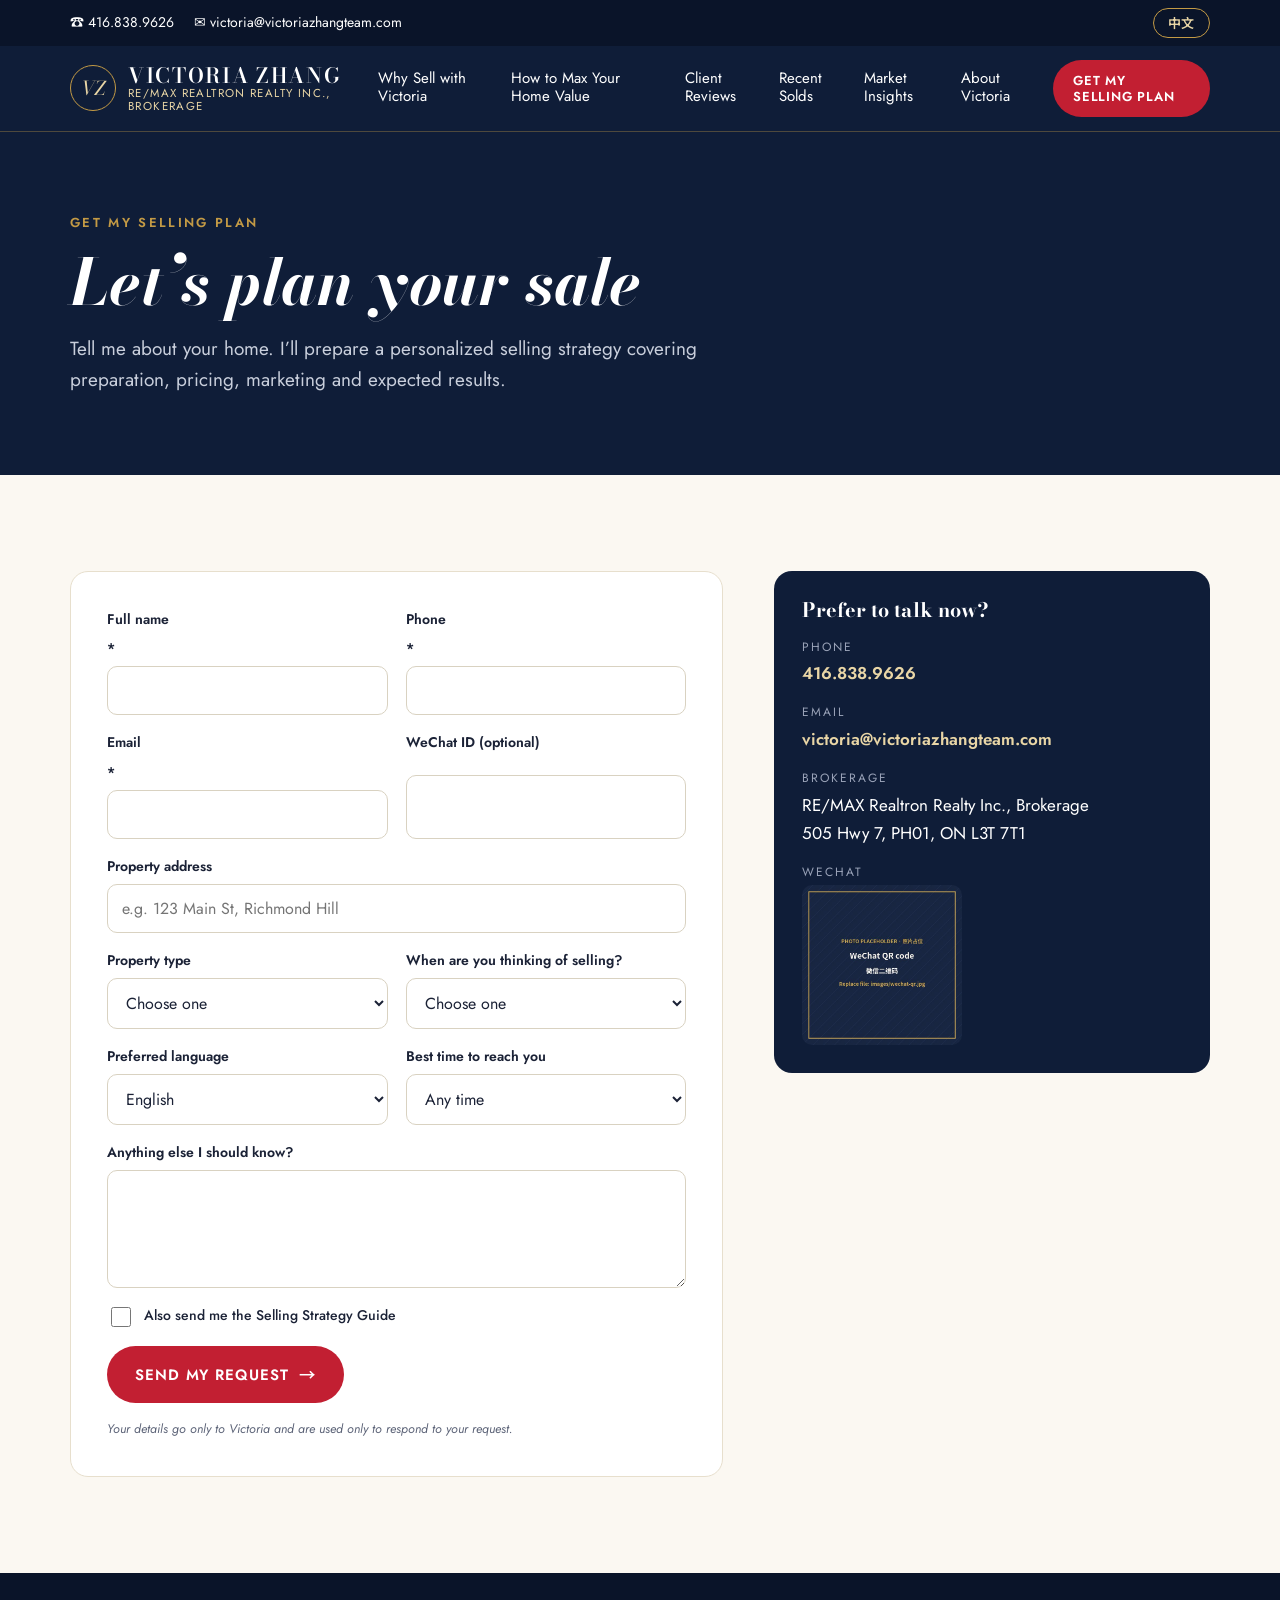
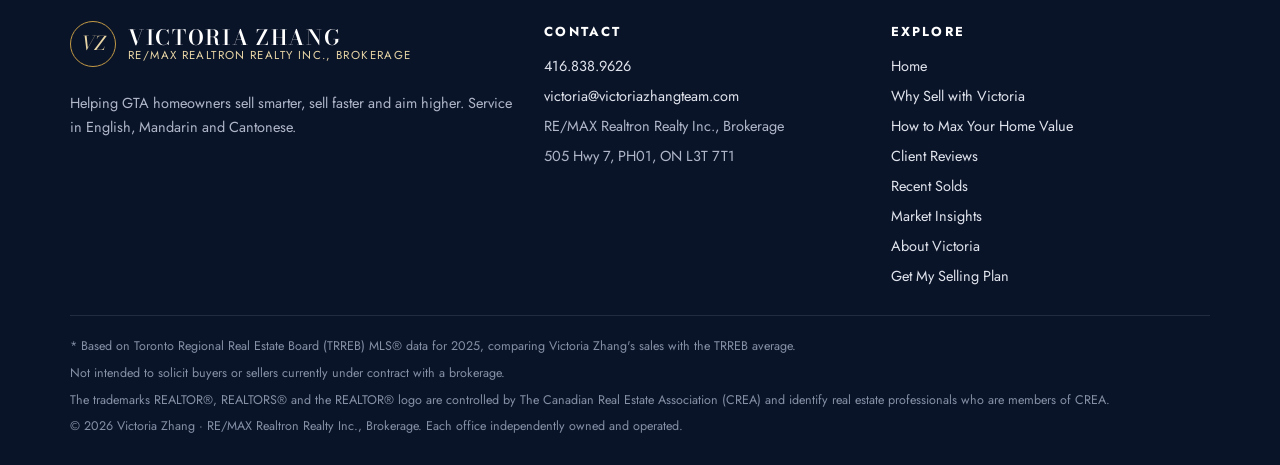
<file: contact.html>
<!doctype html>
<html lang="en">
<head>
<meta charset="utf-8">
<meta name="viewport" content="width=device-width, initial-scale=1, viewport-fit=cover">
<title>Get My Selling Plan | Victoria Zhang</title>
<meta name="title-zh" content="获取卖房方案 | Victoria Zhang">
<meta name="description" content="Request a personalized home selling plan from Victoria Zhang.">
<meta property="og:title" content="Get My Selling Plan | Victoria Zhang">
<meta property="og:description" content="Request a personalized home selling plan from Victoria Zhang.">
<meta property="og:image" content="images/headshot.jpg">
<link rel="preconnect" href="https://fonts.googleapis.com"><link rel="preconnect" href="https://fonts.gstatic.com" crossorigin>
<link rel="stylesheet" href="https://fonts.googleapis.com/css2?family=Bodoni+Moda:ital,opsz,wght@0,6..96,500..800;1,6..96,500..800&family=Jost:wght@400;500;600&family=Noto+Sans+SC:wght@400;500;700&family=Noto+Serif+SC:wght@600;700&display=swap">
<link rel="stylesheet" href="assets/style.css">
</head>
<body>

<div class="topbar"><div class="wrap">
  <div class="contacts"><a href="tel:+14168389626">☎ 416.838.9626</a><a href="mailto:victoria@victoriazhangteam.com">✉ victoria@victoriazhangteam.com</a></div>
  <button class="lang-btn" type="button" aria-label="Switch language / 切换语言"><span class="en">中文</span><span class="zh">English</span></button>
</div></div>
<header class="site"><div class="wrap">
  <a class="brand" href="index.html" aria-label="Victoria Zhang — home">
    <span class="monogram">VZ</span>
    <span class="brand-text"><span class="brand-name">VICTORIA ZHANG</span><span class="brand-sub">RE/MAX Realtron Realty Inc., Brokerage</span></span>
  </a>
  <button class="menu-toggle" type="button" aria-expanded="false" aria-controls="main-nav"><span class="en">Menu</span><span class="zh">菜单</span></button>
  <nav class="main" id="main-nav" aria-label="Main"><ul>
    <li><a href="why-victoria.html"><span class="en">Why Sell with Victoria</span><span class="zh">为何选择 Victoria</span></a></li><li><a href="max-value.html"><span class="en">How to Max Your Home Value</span><span class="zh">如何让房子卖高价</span></a></li><li><a href="reviews.html"><span class="en">Client Reviews</span><span class="zh">客户评价</span></a></li><li><a href="recent-solds.html"><span class="en">Recent Solds</span><span class="zh">近期成交</span></a></li><li><a href="market-insights.html"><span class="en">Market Insights</span><span class="zh">市场洞察</span></a></li><li><a href="about.html"><span class="en">About Victoria</span><span class="zh">关于 Victoria</span></a></li>
    <li><a class="btn btn-red" href="contact.html"><span class="en">Get My Selling Plan</span><span class="zh">获取卖房方案</span></a></li>
  </ul></nav>
</div></header>

<main>

<section class="banner"><div class="wrap">
  <span class="eyebrow"><span class="en">Get my selling plan</span><span class="zh">获取卖房方案</span></span>
  <h1 class="en">Let’s plan your sale</h1><h1 class="zh">一起规划您的卖房</h1>
  <p class="en">Tell me about your home. I’ll prepare a personalized selling strategy covering preparation, pricing, marketing and expected results.</p><p class="zh">请告诉我您房子的情况。我会为您准备专属卖房策略，涵盖房屋准备、定价、营销及预期结果。</p>
</div></section>
<section class="section" id="guide"><div class="wrap form-grid">
  <form class="lead" novalidate>
    <label><span class="en">Full name</span><span class="zh">姓名</span> *<input id="f-name" name="name" required autocomplete="name"></label>
    <label><span class="en">Phone</span><span class="zh">电话</span> *<input id="f-phone" name="phone" type="tel" required autocomplete="tel"></label>
    <label><span class="en">Email</span><span class="zh">电子邮件</span> *<input id="f-email" name="email" type="email" required autocomplete="email"></label>
    <label><span class="en">WeChat ID (optional)</span><span class="zh">微信号（选填）</span><input id="f-wechat" name="wechat"></label>
    <label class="full"><span class="en">Property address</span><span class="zh">房产地址</span><input id="f-address" name="property_address" autocomplete="street-address" placeholder="e.g. 123 Main St, Richmond Hill" data-ph-zh="例如：123 Main St, Richmond Hill"></label>
    <label><span class="en">Property type</span><span class="zh">房产类型</span><select id="f-type" name="property_type">
      <option value="" data-zh="请选择">Choose one</option><option value="Detached" data-zh="独立屋">Detached house</option><option value="Semi-detached" data-zh="半独立屋">Semi-detached</option>
      <option value="Townhouse" data-zh="镇屋">Townhouse</option><option value="Condo" data-zh="公寓">Condo</option><option value="Cottage / recreational" data-zh="度假屋">Cottage / recreational</option><option value="Other" data-zh="其他">Other</option>
    </select></label>
    <label><span class="en">When are you thinking of selling?</span><span class="zh">计划何时出售？</span><select id="f-timeline" name="timeline">
      <option value="" data-zh="请选择">Choose one</option><option value="0-3 months" data-zh="3 个月内">Within 3 months</option><option value="3-6 months" data-zh="3–6 个月">3–6 months</option>
      <option value="6-12 months" data-zh="6–12 个月">6–12 months</option><option value="Just exploring" data-zh="先了解一下">Just exploring</option>
    </select></label>
    <label><span class="en">Preferred language</span><span class="zh">偏好语言</span><select id="f-lang" name="preferred_language">
      <option value="English" data-zh="英语">English</option><option value="Mandarin" data-zh="普通话">Mandarin</option><option value="Cantonese" data-zh="粤语">Cantonese</option>
    </select></label>
    <label><span class="en">Best time to reach you</span><span class="zh">方便联系的时间</span><select id="f-time" name="best_time">
      <option value="Any time" data-zh="任何时间">Any time</option><option value="Morning" data-zh="上午">Morning</option><option value="Afternoon" data-zh="下午">Afternoon</option><option value="Evening" data-zh="晚上">Evening</option>
    </select></label>
    <label class="full"><span class="en">Anything else I should know?</span><span class="zh">还有其他需要说明的吗？</span><textarea id="f-message" name="message" rows="4"></textarea></label>
    <label class="full check"><input id="f-guide" name="guide" type="checkbox" value="Yes"><span class="en">Also send me the Selling Strategy Guide</span><span class="zh">同时发送《卖房策略指南》给我</span></label>
    <label class="hp" aria-hidden="true">Leave blank<input name="_honey" tabindex="-1" autocomplete="off"></label>
    <div class="full"><button class="btn btn-red arrow" type="submit"><span class="en">Send my request</span><span class="zh">提交</span></button></div>
    <p class="form-status" role="status" hidden></p>
    <p class="full translated en">Your details go only to Victoria and are used only to respond to your request.</p><p class="full translated zh">您的信息仅发送给 Victoria，仅用于回复您的请求。</p>
  </form>
  <aside class="contact-card">
    <h3 class="en">Prefer to talk now?</h3><h3 class="zh">想直接沟通？</h3>
    <div class="row"><span class="k"><span class="en">Phone</span><span class="zh">电话</span></span><a href="tel:+14168389626">416.838.9626</a></div>
    <div class="row"><span class="k"><span class="en">Email</span><span class="zh">邮件</span></span><a href="mailto:victoria@victoriazhangteam.com">victoria@victoriazhangteam.com</a></div>
    <div class="row"><span class="k"><span class="en">Brokerage</span><span class="zh">经纪公司</span></span><span>RE/MAX Realtron Realty Inc., Brokerage<br>505 Hwy 7, PH01, ON L3T 7T1</span></div>
    <div class="row"><span class="k"><span class="en">WeChat</span><span class="zh">微信</span></span><img src="images/wechat-qr.jpg" alt="WeChat QR code" loading="lazy"></div>
  </aside>
</div></section>

</main>


<footer class="site"><div class="wrap">
  <div class="foot-cols">
    <div>
      <div class="brand"><span class="monogram">VZ</span><span class="brand-text"><span class="brand-name" style="color:#fff">VICTORIA ZHANG</span><span class="brand-sub">RE/MAX Realtron Realty Inc., Brokerage</span></span></div>
      <p class="mt-24"><span class="en">Helping GTA homeowners sell smarter, sell faster and aim higher. Service in English, Mandarin and Cantonese.</span><span class="zh">帮助大多伦多地区房主更聪明、更快、更高价地卖房。提供英语、普通话及粤语服务。</span></p>
    </div>
    <div><h4><span class="en">Contact</span><span class="zh">联系方式</span></h4><ul>
      <li><a href="tel:+14168389626">416.838.9626</a></li>
      <li><a href="mailto:victoria@victoriazhangteam.com">victoria@victoriazhangteam.com</a></li>
      <li>RE/MAX Realtron Realty Inc., Brokerage</li>
      <li>505 Hwy 7, PH01, ON L3T 7T1</li>
    </ul></div>
    <div><h4><span class="en">Explore</span><span class="zh">浏览</span></h4><ul>
      <li><a href="index.html"><span class="en">Home</span><span class="zh">首页</span></a></li>
      <li><a href="why-victoria.html"><span class="en">Why Sell with Victoria</span><span class="zh">为何选择 Victoria</span></a></li><li><a href="max-value.html"><span class="en">How to Max Your Home Value</span><span class="zh">如何让房子卖高价</span></a></li><li><a href="reviews.html"><span class="en">Client Reviews</span><span class="zh">客户评价</span></a></li><li><a href="recent-solds.html"><span class="en">Recent Solds</span><span class="zh">近期成交</span></a></li><li><a href="market-insights.html"><span class="en">Market Insights</span><span class="zh">市场洞察</span></a></li><li><a href="about.html"><span class="en">About Victoria</span><span class="zh">关于 Victoria</span></a></li>
      <li><a href="contact.html"><span class="en">Get My Selling Plan</span><span class="zh">获取卖房方案</span></a></li>
    </ul></div>
  </div>
  <div class="legal">
    <p><span class="en">* Based on Toronto Regional Real Estate Board (TRREB) MLS® data for 2025, comparing Victoria Zhang's sales with the TRREB average.</span><span class="zh">* 数据来源：多伦多地区地产局（TRREB）2025 年 MLS® 数据，比较 Victoria Zhang 的成交与 TRREB 平均水平。</span></p>
    <p><span class="en">Not intended to solicit buyers or sellers currently under contract with a brokerage.</span><span class="zh">本网站无意招揽已与其他经纪公司签约的买家或卖家。</span></p>
    <p><span class="en">The trademarks REALTOR®, REALTORS® and the REALTOR® logo are controlled by The Canadian Real Estate Association (CREA) and identify real estate professionals who are members of CREA.</span><span class="zh">REALTOR® 等商标由加拿大房地产协会（CREA）管理，用于标识 CREA 会员房地产专业人士。</span></p>
    <p>© <span id="year">2026</span> Victoria Zhang · RE/MAX Realtron Realty Inc., Brokerage. <span class="en">Each office independently owned and operated.</span><span class="zh">各办公室独立拥有和经营。</span></p>
  </div>
</div></footer>

<script src="assets/site.js"></script>
</body>
</html>
</file>
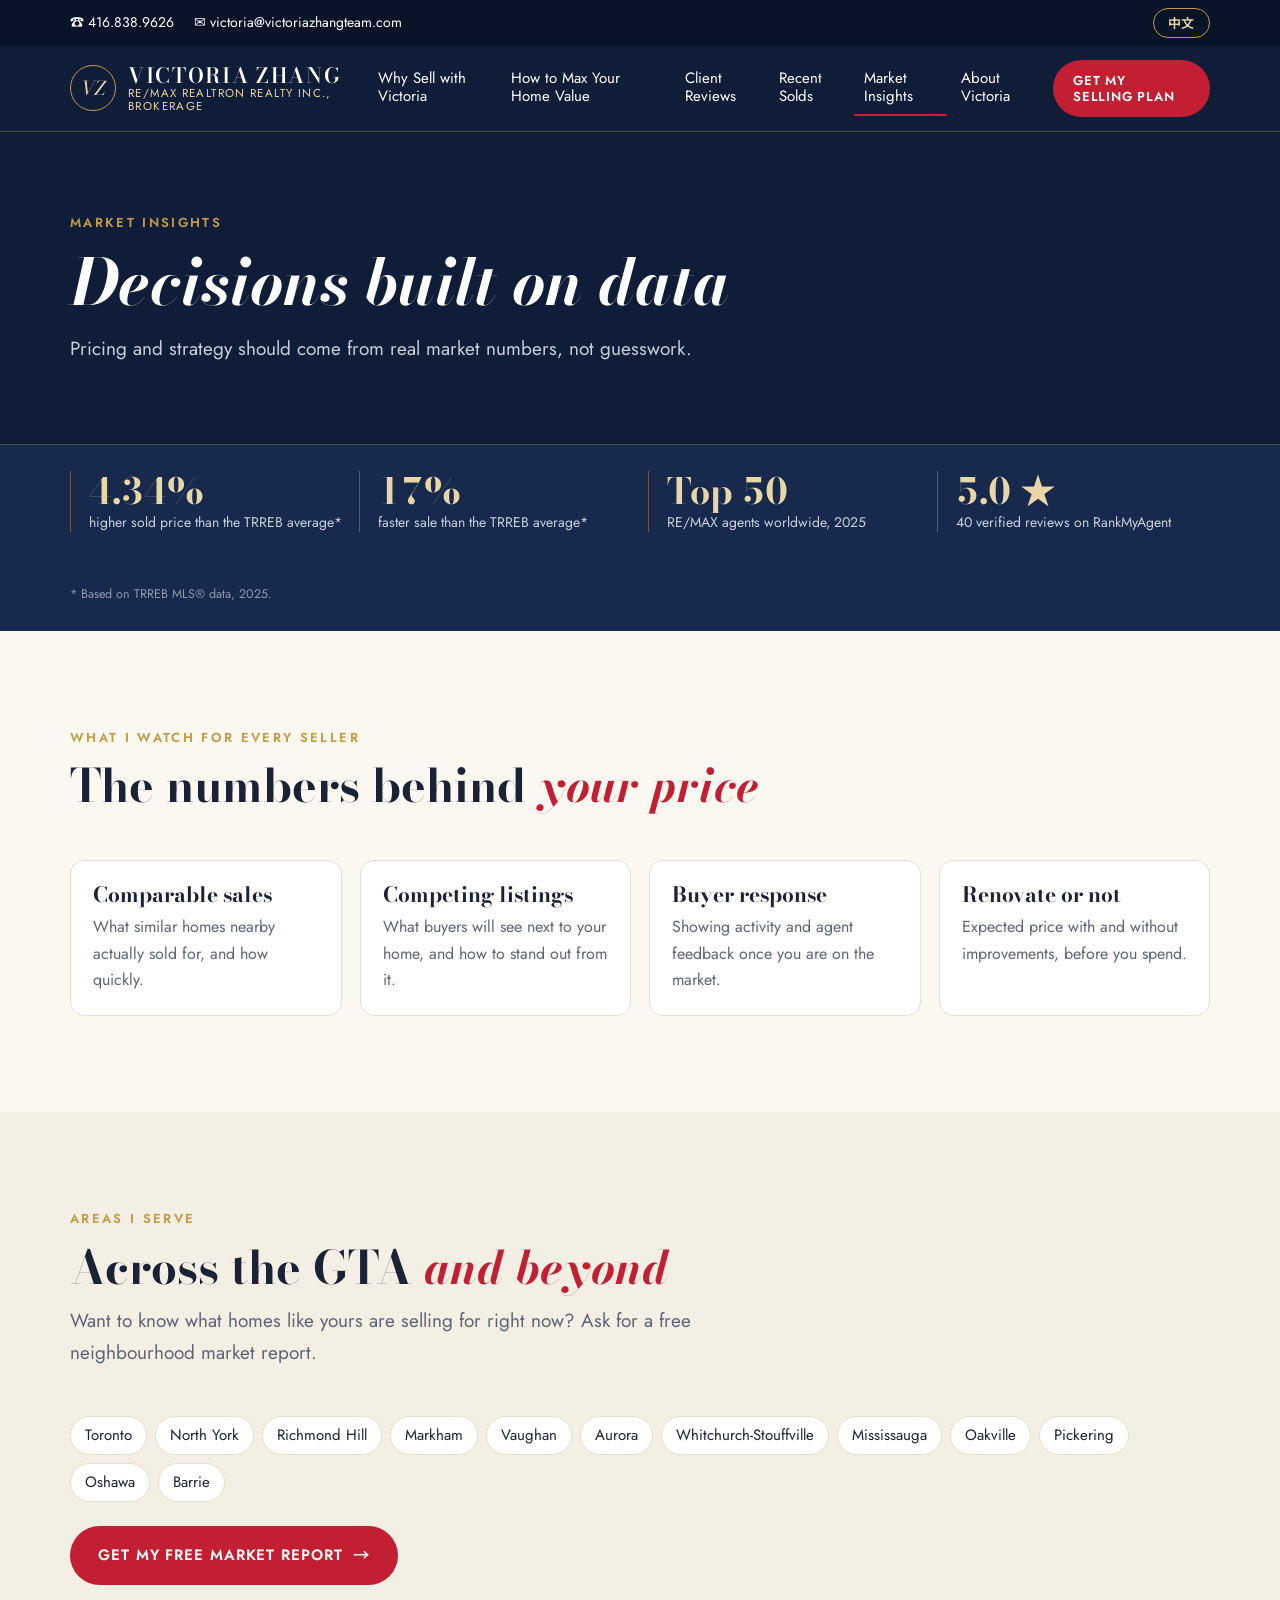
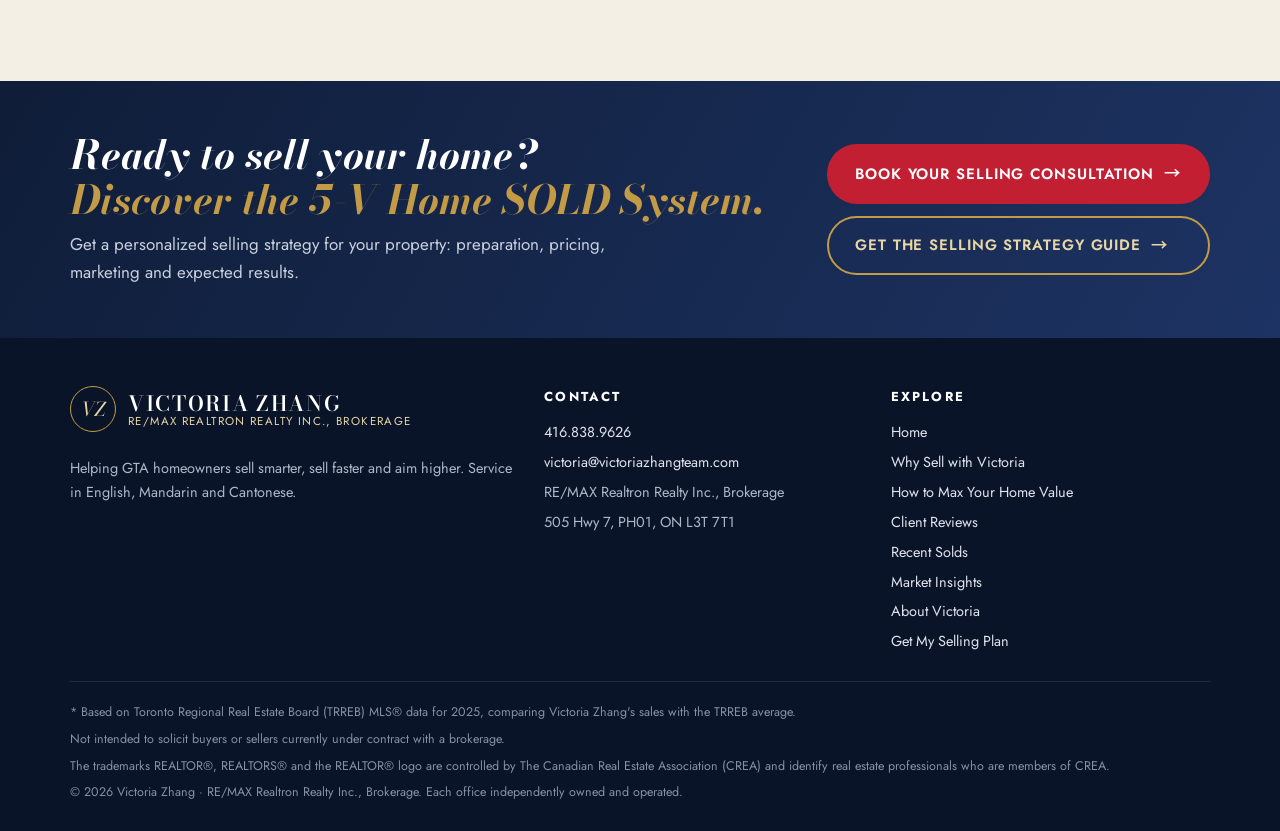
<file: market-insights.html>
<!doctype html>
<html lang="en">
<head>
<meta charset="utf-8">
<meta name="viewport" content="width=device-width, initial-scale=1, viewport-fit=cover">
<title>Market Insights | Victoria Zhang</title>
<meta name="title-zh" content="市场洞察 | Victoria Zhang">
<meta name="description" content="GTA market insights and free neighbourhood market reports from Victoria Zhang.">
<meta property="og:title" content="Market Insights | Victoria Zhang">
<meta property="og:description" content="GTA market insights and free neighbourhood market reports from Victoria Zhang.">
<meta property="og:image" content="images/headshot.jpg">
<link rel="preconnect" href="https://fonts.googleapis.com"><link rel="preconnect" href="https://fonts.gstatic.com" crossorigin>
<link rel="stylesheet" href="https://fonts.googleapis.com/css2?family=Bodoni+Moda:ital,opsz,wght@0,6..96,500..800;1,6..96,500..800&family=Jost:wght@400;500;600&family=Noto+Sans+SC:wght@400;500;700&family=Noto+Serif+SC:wght@600;700&display=swap">
<link rel="stylesheet" href="assets/style.css">
</head>
<body>

<div class="topbar"><div class="wrap">
  <div class="contacts"><a href="tel:+14168389626">☎ 416.838.9626</a><a href="mailto:victoria@victoriazhangteam.com">✉ victoria@victoriazhangteam.com</a></div>
  <button class="lang-btn" type="button" aria-label="Switch language / 切换语言"><span class="en">中文</span><span class="zh">English</span></button>
</div></div>
<header class="site"><div class="wrap">
  <a class="brand" href="index.html" aria-label="Victoria Zhang — home">
    <span class="monogram">VZ</span>
    <span class="brand-text"><span class="brand-name">VICTORIA ZHANG</span><span class="brand-sub">RE/MAX Realtron Realty Inc., Brokerage</span></span>
  </a>
  <button class="menu-toggle" type="button" aria-expanded="false" aria-controls="main-nav"><span class="en">Menu</span><span class="zh">菜单</span></button>
  <nav class="main" id="main-nav" aria-label="Main"><ul>
    <li><a href="why-victoria.html"><span class="en">Why Sell with Victoria</span><span class="zh">为何选择 Victoria</span></a></li><li><a href="max-value.html"><span class="en">How to Max Your Home Value</span><span class="zh">如何让房子卖高价</span></a></li><li><a href="reviews.html"><span class="en">Client Reviews</span><span class="zh">客户评价</span></a></li><li><a href="recent-solds.html"><span class="en">Recent Solds</span><span class="zh">近期成交</span></a></li><li><a href="market-insights.html" aria-current="page"><span class="en">Market Insights</span><span class="zh">市场洞察</span></a></li><li><a href="about.html"><span class="en">About Victoria</span><span class="zh">关于 Victoria</span></a></li>
    <li><a class="btn btn-red" href="contact.html"><span class="en">Get My Selling Plan</span><span class="zh">获取卖房方案</span></a></li>
  </ul></nav>
</div></header>

<main>

<section class="banner"><div class="wrap">
  <span class="eyebrow"><span class="en">Market insights</span><span class="zh">市场洞察</span></span>
  <h1 class="en">Decisions built on data</h1><h1 class="zh">用数据做决定</h1>
  <p class="en">Pricing and strategy should come from real market numbers, not guesswork.</p><p class="zh">定价与策略应基于真实的市场数据，而不是猜测。</p>
</div></section>

<section class="stats" aria-label="Results">
  <div class="wrap">
    <div class="stat"><span class="num">4.34%</span><span class="lbl en">higher sold price than the TRREB average*</span><span class="lbl zh">成交价高于 TRREB 平均*</span></div>
    <div class="stat"><span class="num">17%</span><span class="lbl en">faster sale than the TRREB average*</span><span class="lbl zh">售出速度快于 TRREB 平均*</span></div>
    <div class="stat"><span class="num">Top 50</span><span class="lbl en">RE/MAX agents worldwide, 2025</span><span class="lbl zh">2025 年 RE/MAX 全球经纪前 50 名</span></div>
    <div class="stat"><span class="num">5.0 ★</span><span class="lbl en">40 verified reviews on RankMyAgent</span><span class="lbl zh">RankMyAgent 40 条认证评价</span></div>
  </div>
  <div class="wrap footnote"><span class="en">* Based on TRREB MLS® data, 2025.</span><span class="zh">* 数据来源：TRREB 2025 年 MLS® 数据。</span></div>
</section>
<section class="section"><div class="wrap">
  <div class="section-head">
    <span class="eyebrow"><span class="en">What I watch for every seller</span><span class="zh">我为每位卖家关注的指标</span></span>
    <h2><span class="en">The numbers behind <em>your price</em></span><span class="zh">支撑<em>您房价</em>的数据</span></h2>
  </div>
  <div class="tips">
    <div class="tip"><h3 class="en">Comparable sales</h3><h3 class="zh">同类成交</h3><p class="en">What similar homes nearby actually sold for, and how quickly.</p><p class="zh">附近同类房屋的实际成交价及售出速度。</p></div>
    <div class="tip"><h3 class="en">Competing listings</h3><h3 class="zh">竞争房源</h3><p class="en">What buyers will see next to your home, and how to stand out from it.</p><p class="zh">买家会拿什么房子与您的比较，以及如何脱颖而出。</p></div>
    <div class="tip"><h3 class="en">Buyer response</h3><h3 class="zh">买家反应</h3><p class="en">Showing activity and agent feedback once you are on the market.</p><p class="zh">上市后的看房量与经纪反馈。</p></div>
    <div class="tip"><h3 class="en">Renovate or not</h3><h3 class="zh">装修与否</h3><p class="en">Expected price with and without improvements, before you spend.</p><p class="zh">动工前，比较装修与不装修的预期售价。</p></div>
  </div>
</div></section>
<section class="section alt"><div class="wrap">
  <div class="section-head">
    <span class="eyebrow"><span class="en">Areas I serve</span><span class="zh">服务区域</span></span>
    <h2><span class="en">Across the GTA <em>and beyond</em></span><span class="zh">覆盖大多伦多<em>及周边</em></span></h2>
    <p class="lede en">Want to know what homes like yours are selling for right now? Ask for a free neighbourhood market report.</p><p class="lede zh">想知道与您房子类似的房屋目前卖多少钱？欢迎索取免费社区市场报告。</p>
  </div>
  <ul class="tags"><li><span class="en">Toronto</span><span class="zh">多伦多</span></li><li><span class="en">North York</span><span class="zh">北约克</span></li><li><span class="en">Richmond Hill</span><span class="zh">列治文山</span></li><li><span class="en">Markham</span><span class="zh">万锦</span></li><li><span class="en">Vaughan</span><span class="zh">旺市</span></li><li><span class="en">Aurora</span><span class="zh">奥罗拉</span></li><li><span class="en">Whitchurch-Stouffville</span><span class="zh">史托维尔</span></li><li><span class="en">Mississauga</span><span class="zh">密西沙加</span></li><li><span class="en">Oakville</span><span class="zh">奥克维尔</span></li><li><span class="en">Pickering</span><span class="zh">匹克林</span></li><li><span class="en">Oshawa</span><span class="zh">奥沙瓦</span></li><li><span class="en">Barrie</span><span class="zh">巴里</span></li></ul>
  <p class="mt-24"><a class="btn btn-red arrow" href="contact.html?about=a%20free%20neighbourhood%20market%20report"><span class="en">Get my free market report</span><span class="zh">索取免费市场报告</span></a></p>
</div></section>

</main>

<section class="cta-band"><div class="wrap">
  <div>
    <h2><span class="en">Ready to sell your home?</span><span class="zh">准备出售您的房子？</span><span class="gold"><span class="en">Discover the 5-V Home SOLD System.</span><span class="zh">了解 5-V 卖房系统。</span></span></h2>
    <p class="en">Get a personalized selling strategy for your property: preparation, pricing, marketing and expected results.</p><p class="zh">为您的房产量身定制卖房策略：房屋准备、定价、营销及预期结果。</p>
  </div>
  <div class="actions">
    <a class="btn btn-red arrow" href="contact.html"><span class="en">Book your selling consultation</span><span class="zh">预约卖房咨询</span></a>
    <a class="btn btn-ghost arrow" href="contact.html?guide=1#guide"><span class="en">Get the Selling Strategy Guide</span><span class="zh">索取卖房策略指南</span></a>
  </div>
</div></section>


<footer class="site"><div class="wrap">
  <div class="foot-cols">
    <div>
      <div class="brand"><span class="monogram">VZ</span><span class="brand-text"><span class="brand-name" style="color:#fff">VICTORIA ZHANG</span><span class="brand-sub">RE/MAX Realtron Realty Inc., Brokerage</span></span></div>
      <p class="mt-24"><span class="en">Helping GTA homeowners sell smarter, sell faster and aim higher. Service in English, Mandarin and Cantonese.</span><span class="zh">帮助大多伦多地区房主更聪明、更快、更高价地卖房。提供英语、普通话及粤语服务。</span></p>
    </div>
    <div><h4><span class="en">Contact</span><span class="zh">联系方式</span></h4><ul>
      <li><a href="tel:+14168389626">416.838.9626</a></li>
      <li><a href="mailto:victoria@victoriazhangteam.com">victoria@victoriazhangteam.com</a></li>
      <li>RE/MAX Realtron Realty Inc., Brokerage</li>
      <li>505 Hwy 7, PH01, ON L3T 7T1</li>
    </ul></div>
    <div><h4><span class="en">Explore</span><span class="zh">浏览</span></h4><ul>
      <li><a href="index.html"><span class="en">Home</span><span class="zh">首页</span></a></li>
      <li><a href="why-victoria.html"><span class="en">Why Sell with Victoria</span><span class="zh">为何选择 Victoria</span></a></li><li><a href="max-value.html"><span class="en">How to Max Your Home Value</span><span class="zh">如何让房子卖高价</span></a></li><li><a href="reviews.html"><span class="en">Client Reviews</span><span class="zh">客户评价</span></a></li><li><a href="recent-solds.html"><span class="en">Recent Solds</span><span class="zh">近期成交</span></a></li><li><a href="market-insights.html"><span class="en">Market Insights</span><span class="zh">市场洞察</span></a></li><li><a href="about.html"><span class="en">About Victoria</span><span class="zh">关于 Victoria</span></a></li>
      <li><a href="contact.html"><span class="en">Get My Selling Plan</span><span class="zh">获取卖房方案</span></a></li>
    </ul></div>
  </div>
  <div class="legal">
    <p><span class="en">* Based on Toronto Regional Real Estate Board (TRREB) MLS® data for 2025, comparing Victoria Zhang's sales with the TRREB average.</span><span class="zh">* 数据来源：多伦多地区地产局（TRREB）2025 年 MLS® 数据，比较 Victoria Zhang 的成交与 TRREB 平均水平。</span></p>
    <p><span class="en">Not intended to solicit buyers or sellers currently under contract with a brokerage.</span><span class="zh">本网站无意招揽已与其他经纪公司签约的买家或卖家。</span></p>
    <p><span class="en">The trademarks REALTOR®, REALTORS® and the REALTOR® logo are controlled by The Canadian Real Estate Association (CREA) and identify real estate professionals who are members of CREA.</span><span class="zh">REALTOR® 等商标由加拿大房地产协会（CREA）管理，用于标识 CREA 会员房地产专业人士。</span></p>
    <p>© <span id="year">2026</span> Victoria Zhang · RE/MAX Realtron Realty Inc., Brokerage. <span class="en">Each office independently owned and operated.</span><span class="zh">各办公室独立拥有和经营。</span></p>
  </div>
</div></footer>

<script src="assets/site.js"></script>
</body>
</html>
</file>
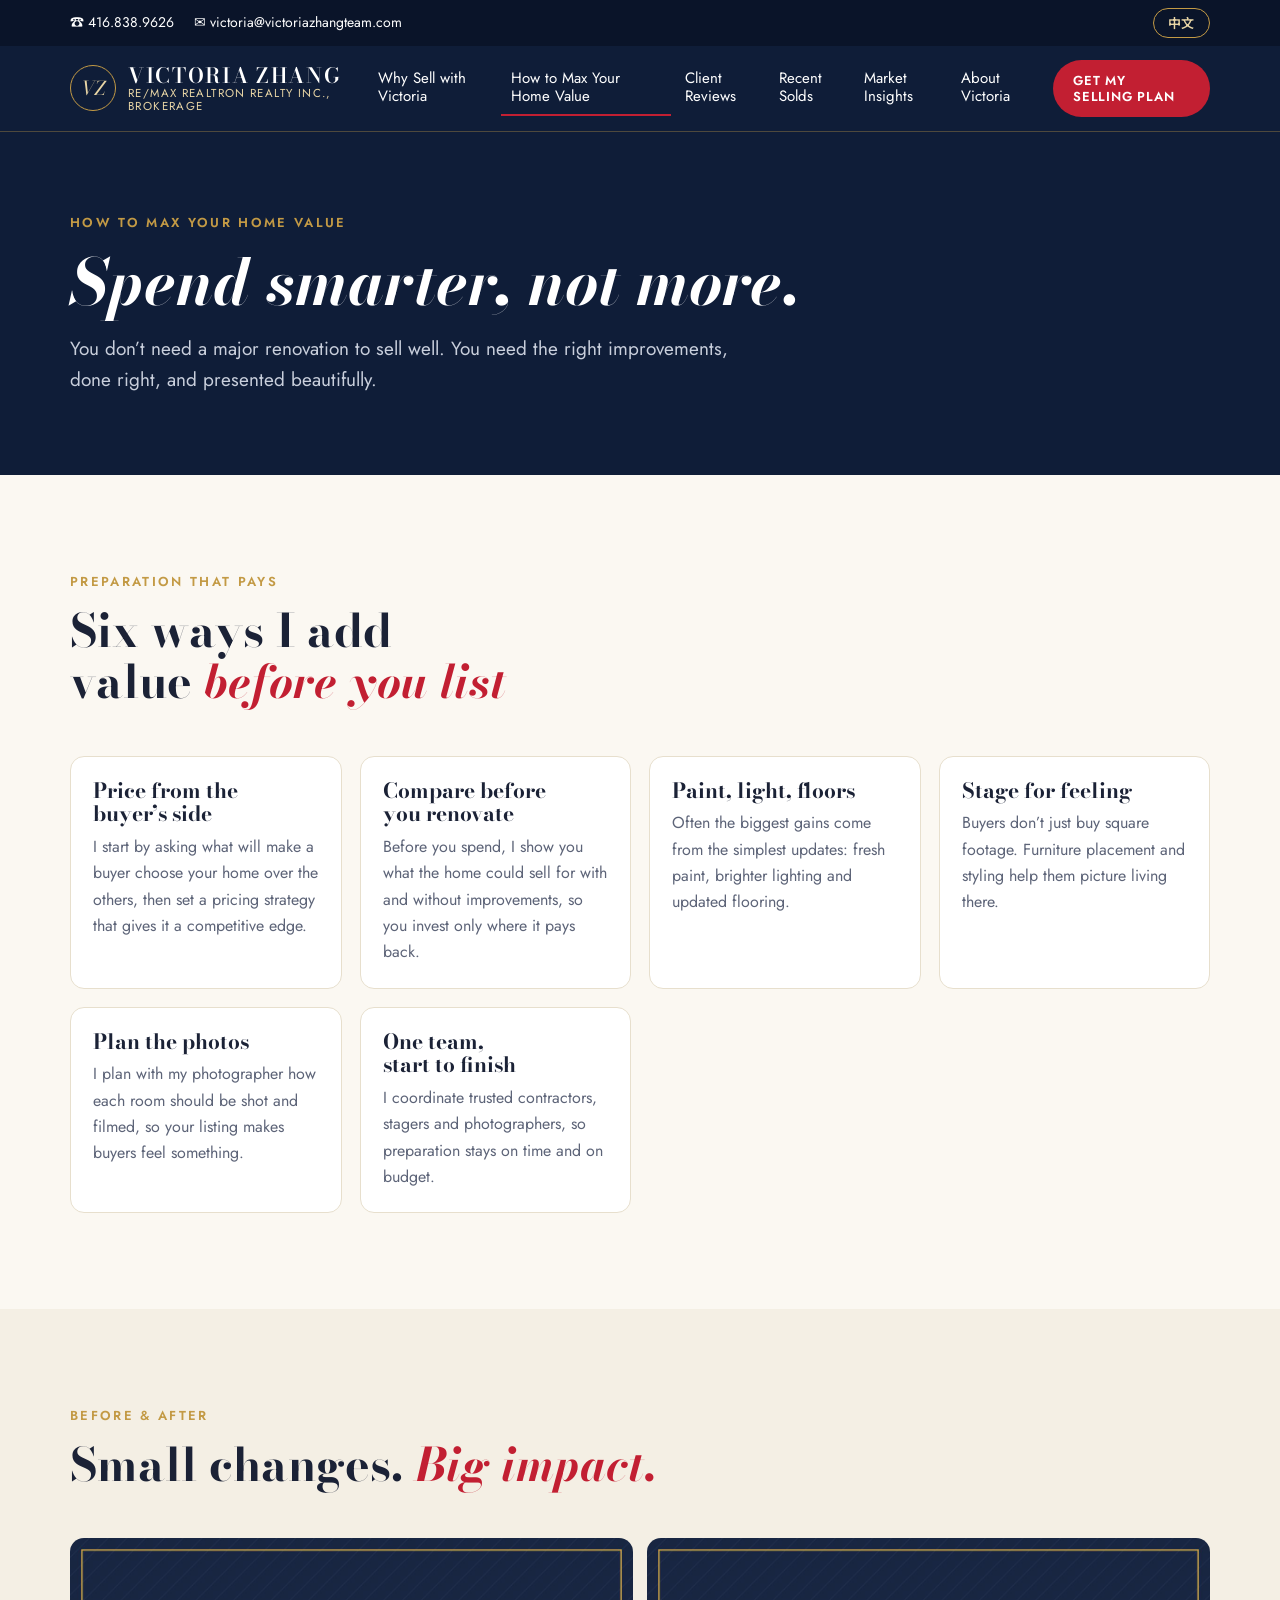
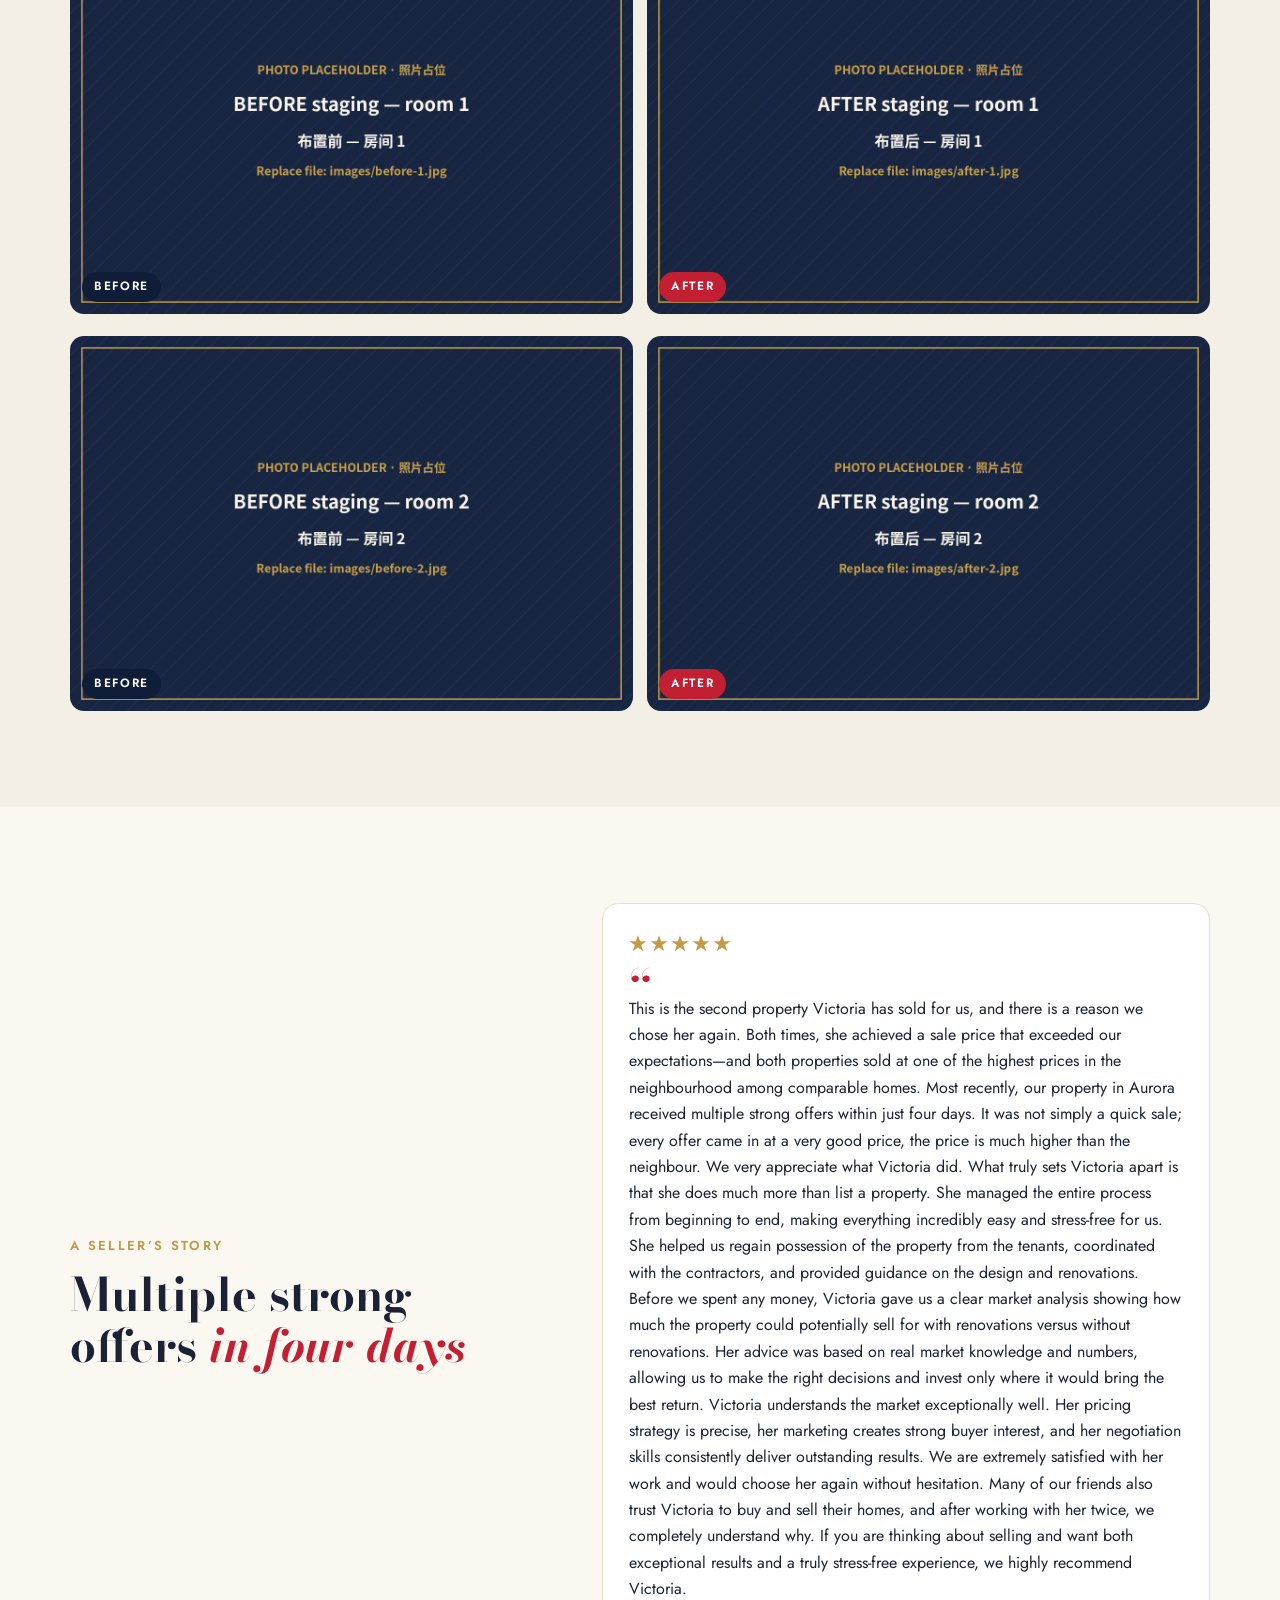
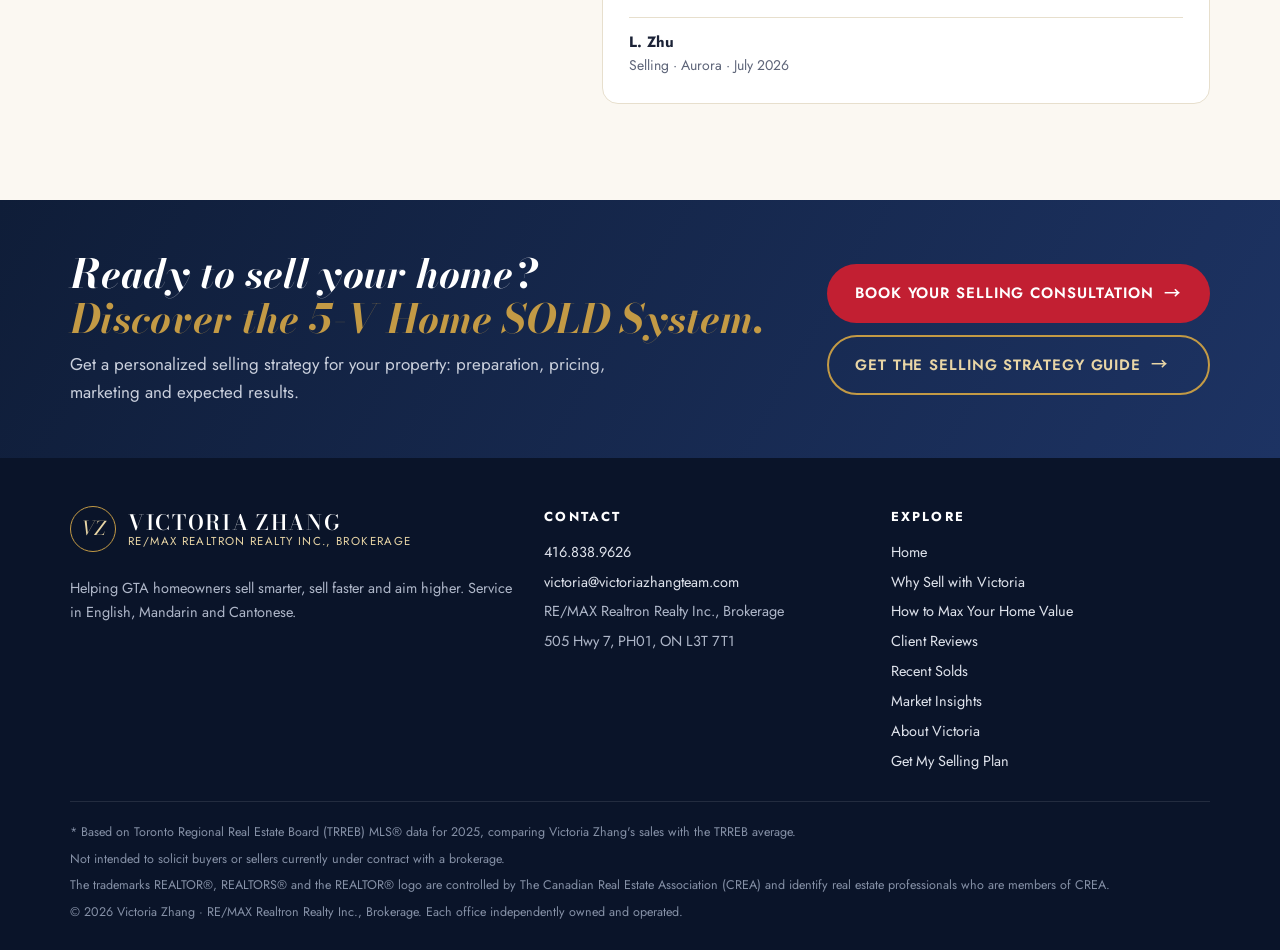
<file: max-value.html>
<!doctype html>
<html lang="en">
<head>
<meta charset="utf-8">
<meta name="viewport" content="width=device-width, initial-scale=1, viewport-fit=cover">
<title>How to Max Your Home Value | Victoria Zhang</title>
<meta name="title-zh" content="如何让房子卖高价 | Victoria Zhang">
<meta name="description" content="Staging, smart improvements and presentation advice from Victoria Zhang, Accredited Staging Professional.">
<meta property="og:title" content="How to Max Your Home Value | Victoria Zhang">
<meta property="og:description" content="Staging, smart improvements and presentation advice from Victoria Zhang, Accredited Staging Professional.">
<meta property="og:image" content="images/headshot.jpg">
<link rel="preconnect" href="https://fonts.googleapis.com"><link rel="preconnect" href="https://fonts.gstatic.com" crossorigin>
<link rel="stylesheet" href="https://fonts.googleapis.com/css2?family=Bodoni+Moda:ital,opsz,wght@0,6..96,500..800;1,6..96,500..800&family=Jost:wght@400;500;600&family=Noto+Sans+SC:wght@400;500;700&family=Noto+Serif+SC:wght@600;700&display=swap">
<link rel="stylesheet" href="assets/style.css">
</head>
<body>

<div class="topbar"><div class="wrap">
  <div class="contacts"><a href="tel:+14168389626">☎ 416.838.9626</a><a href="mailto:victoria@victoriazhangteam.com">✉ victoria@victoriazhangteam.com</a></div>
  <button class="lang-btn" type="button" aria-label="Switch language / 切换语言"><span class="en">中文</span><span class="zh">English</span></button>
</div></div>
<header class="site"><div class="wrap">
  <a class="brand" href="index.html" aria-label="Victoria Zhang — home">
    <span class="monogram">VZ</span>
    <span class="brand-text"><span class="brand-name">VICTORIA ZHANG</span><span class="brand-sub">RE/MAX Realtron Realty Inc., Brokerage</span></span>
  </a>
  <button class="menu-toggle" type="button" aria-expanded="false" aria-controls="main-nav"><span class="en">Menu</span><span class="zh">菜单</span></button>
  <nav class="main" id="main-nav" aria-label="Main"><ul>
    <li><a href="why-victoria.html"><span class="en">Why Sell with Victoria</span><span class="zh">为何选择 Victoria</span></a></li><li><a href="max-value.html" aria-current="page"><span class="en">How to Max Your Home Value</span><span class="zh">如何让房子卖高价</span></a></li><li><a href="reviews.html"><span class="en">Client Reviews</span><span class="zh">客户评价</span></a></li><li><a href="recent-solds.html"><span class="en">Recent Solds</span><span class="zh">近期成交</span></a></li><li><a href="market-insights.html"><span class="en">Market Insights</span><span class="zh">市场洞察</span></a></li><li><a href="about.html"><span class="en">About Victoria</span><span class="zh">关于 Victoria</span></a></li>
    <li><a class="btn btn-red" href="contact.html"><span class="en">Get My Selling Plan</span><span class="zh">获取卖房方案</span></a></li>
  </ul></nav>
</div></header>

<main>

<section class="banner"><div class="wrap">
  <span class="eyebrow"><span class="en">How to max your home value</span><span class="zh">如何让房子卖高价</span></span>
  <h1 class="en">Spend smarter, not more.</h1><h1 class="zh">花得更聪明，而不是更多。</h1>
  <p class="en">You don’t need a major renovation to sell well. You need the right improvements, done right, and presented beautifully.</p><p class="zh">卖个好价钱不一定需要大装修，而是需要做对的改善、做得到位、呈现得漂亮。</p>
</div></section>

<section class="section"><div class="wrap">
  <div class="section-head">
    <span class="eyebrow"><span class="en">Preparation that pays</span><span class="zh">有回报的准备</span></span>
    <h2><span class="en">Six ways I add value <em>before you list</em></span><span class="zh">挂牌前，我为您增值的<em>六种方式</em></span></h2>
  </div>
  <div class="tips"><div class="tip"><h3 class="en">Price from the buyer’s side</h3><h3 class="zh">从买家角度定价</h3><p class="en">I start by asking what will make a buyer choose your home over the others, then set a pricing strategy that gives it a competitive edge.</p><p class="zh">先问：什么会让买家选择您的房子而不是别家？再据此制定有竞争优势的定价策略。</p></div><div class="tip"><h3 class="en">Compare before you renovate</h3><h3 class="zh">装修前先算账</h3><p class="en">Before you spend, I show you what the home could sell for with and without improvements, so you invest only where it pays back.</p><p class="zh">动工前，我会为您分析装修与不装修分别可能卖到什么价格，让您只在有回报的地方投入。</p></div><div class="tip"><h3 class="en">Paint, light, floors</h3><h3 class="zh">油漆、灯光、地板</h3><p class="en">Often the biggest gains come from the simplest updates: fresh paint, brighter lighting and updated flooring.</p><p class="zh">最大的提升往往来自最简单的更新：新漆、更明亮的灯光、更新的地板。</p></div><div class="tip"><h3 class="en">Stage for feeling</h3><h3 class="zh">为“家的感觉”而布置</h3><p class="en">Buyers don’t just buy square footage. Furniture placement and styling help them picture living there.</p><p class="zh">买家买的不只是面积。家具摆放和软装帮助他们想象在这里生活的样子。</p></div><div class="tip"><h3 class="en">Plan the photos</h3><h3 class="zh">规划拍摄</h3><p class="en">I plan with my photographer how each room should be shot and filmed, so your listing makes buyers feel something.</p><p class="zh">我与摄影师一起规划每个房间的拍摄与录像，让您的房源打动买家。</p></div><div class="tip"><h3 class="en">One team, start to finish</h3><h3 class="zh">一站式统筹</h3><p class="en">I coordinate trusted contractors, stagers and photographers, so preparation stays on time and on budget.</p><p class="zh">我统筹信赖的装修师傅、布置师和摄影师，确保准备工作按时、不超预算。</p></div></div>
</div></section>

<section class="section alt"><div class="wrap">
  <div class="section-head">
    <span class="eyebrow"><span class="en">Before & after</span><span class="zh">布置前后对比</span></span>
    <h2><span class="en">Small changes. <em>Big impact.</em></span><span class="zh">小改变，<em>大不同。</em></span></h2>
  </div>
  <div class="cases">
    
<div class="ba">
  <figure><img src="images/before-1.jpg" alt="Living room before staging" loading="lazy"><figcaption><span class="en">Before</span><span class="zh">布置前</span></figcaption></figure>
  <figure class="after"><img src="images/after-1.jpg" alt="Living room after staging" loading="lazy"><figcaption><span class="en">After</span><span class="zh">布置后</span></figcaption></figure>
</div>
    <div class="ba">
      <figure><img src="images/before-2.jpg" alt="Room before staging" loading="lazy"><figcaption><span class="en">Before</span><span class="zh">布置前</span></figcaption></figure>
      <figure class="after"><img src="images/after-2.jpg" alt="Room after staging" loading="lazy"><figcaption><span class="en">After</span><span class="zh">布置后</span></figcaption></figure>
    </div>
  </div>
</div></section>

<section class="section"><div class="wrap split">
  <div class="section-head" style="margin:0">
    <span class="eyebrow"><span class="en">A seller’s story</span><span class="zh">卖家故事</span></span>
    <h2><span class="en">Multiple strong offers <em>in four days</em></span><span class="zh">四天收到<em>多个强有力 offer</em></span></h2>
  </div>
  <figure class="review">
  <div class="stars" aria-label="5 out of 5 stars">★★★★★</div>
  <blockquote><p class="en">This is the second property Victoria has sold for us, and there is a reason we chose her again. Both times, she achieved a sale price that exceeded our expectations—and both properties sold at one of the highest prices in the neighbourhood among comparable homes. Most recently, our property in Aurora received multiple strong offers within just four days. It was not simply a quick sale; every offer came in at a very good price, the price is much higher than the neighbour. We very appreciate what Victoria did. What truly sets Victoria apart is that she does much more than list a property. She managed the entire process from beginning to end, making everything incredibly easy and stress-free for us. She helped us regain possession of the property from the tenants, coordinated with the contractors, and provided guidance on the design and renovations. Before we spent any money, Victoria gave us a clear market analysis showing how much the property could potentially sell for with renovations versus without renovations. Her advice was based on real market knowledge and numbers, allowing us to make the right decisions and invest only where it would bring the best return. Victoria understands the market exceptionally well. Her pricing strategy is precise, her marketing creates strong buyer interest, and her negotiation skills consistently deliver outstanding results. We are extremely satisfied with her work and would choose her again without hesitation. Many of our friends also trust Victoria to buy and sell their homes, and after working with her twice, we completely understand why. If you are thinking about selling and want both exceptional results and a truly stress-free experience, we highly recommend Victoria.</p><p class="zh">这是 Victoria 为我们卖出的第二套房产，我们再次选择她是有原因的。两次她都卖出了超出我们预期的价格——两套房都是社区同类房屋中成交价最高之一。最近这次，我们在奥罗拉的房子仅四天就收到多个强有力的 offer。这不只是卖得快；每个 offer 价格都很好，远高于邻居的成交价。非常感谢 Victoria。她真正与众不同的地方在于，她做的远不止挂牌。她从头到尾管理整个过程，让一切变得非常轻松、毫无压力。她帮我们从租客手中收回房子，协调装修师傅，并在设计和装修上给予指导。在我们花钱之前，Victoria 给了我们一份清晰的市场分析，说明装修与不装修分别可能卖到什么价格。她的建议基于真实的市场知识和数据，让我们做出正确决定，只在回报最好的地方投入。Victoria 非常了解市场：定价策略精准，营销能引起买家强烈兴趣，谈判能力总能带来出色结果。我们对她的工作非常满意，会毫不犹豫再次选择她。我们很多朋友也信任 Victoria 帮他们买卖房屋，与她合作两次后，我们完全理解原因。如果您考虑卖房，既想要出色的结果又想要轻松省心的体验，我们强烈推荐 Victoria。</p></blockquote>
  <span class="translated zh">（英文评价中译）</span>
  <figcaption><strong>L. Zhu</strong><span class="en">Selling · Aurora · July 2026</span><span class="zh">卖房 · 奥罗拉 · July 2026</span></figcaption>
</figure>
</div></section>

</main>

<section class="cta-band"><div class="wrap">
  <div>
    <h2><span class="en">Ready to sell your home?</span><span class="zh">准备出售您的房子？</span><span class="gold"><span class="en">Discover the 5-V Home SOLD System.</span><span class="zh">了解 5-V 卖房系统。</span></span></h2>
    <p class="en">Get a personalized selling strategy for your property: preparation, pricing, marketing and expected results.</p><p class="zh">为您的房产量身定制卖房策略：房屋准备、定价、营销及预期结果。</p>
  </div>
  <div class="actions">
    <a class="btn btn-red arrow" href="contact.html"><span class="en">Book your selling consultation</span><span class="zh">预约卖房咨询</span></a>
    <a class="btn btn-ghost arrow" href="contact.html?guide=1#guide"><span class="en">Get the Selling Strategy Guide</span><span class="zh">索取卖房策略指南</span></a>
  </div>
</div></section>


<footer class="site"><div class="wrap">
  <div class="foot-cols">
    <div>
      <div class="brand"><span class="monogram">VZ</span><span class="brand-text"><span class="brand-name" style="color:#fff">VICTORIA ZHANG</span><span class="brand-sub">RE/MAX Realtron Realty Inc., Brokerage</span></span></div>
      <p class="mt-24"><span class="en">Helping GTA homeowners sell smarter, sell faster and aim higher. Service in English, Mandarin and Cantonese.</span><span class="zh">帮助大多伦多地区房主更聪明、更快、更高价地卖房。提供英语、普通话及粤语服务。</span></p>
    </div>
    <div><h4><span class="en">Contact</span><span class="zh">联系方式</span></h4><ul>
      <li><a href="tel:+14168389626">416.838.9626</a></li>
      <li><a href="mailto:victoria@victoriazhangteam.com">victoria@victoriazhangteam.com</a></li>
      <li>RE/MAX Realtron Realty Inc., Brokerage</li>
      <li>505 Hwy 7, PH01, ON L3T 7T1</li>
    </ul></div>
    <div><h4><span class="en">Explore</span><span class="zh">浏览</span></h4><ul>
      <li><a href="index.html"><span class="en">Home</span><span class="zh">首页</span></a></li>
      <li><a href="why-victoria.html"><span class="en">Why Sell with Victoria</span><span class="zh">为何选择 Victoria</span></a></li><li><a href="max-value.html"><span class="en">How to Max Your Home Value</span><span class="zh">如何让房子卖高价</span></a></li><li><a href="reviews.html"><span class="en">Client Reviews</span><span class="zh">客户评价</span></a></li><li><a href="recent-solds.html"><span class="en">Recent Solds</span><span class="zh">近期成交</span></a></li><li><a href="market-insights.html"><span class="en">Market Insights</span><span class="zh">市场洞察</span></a></li><li><a href="about.html"><span class="en">About Victoria</span><span class="zh">关于 Victoria</span></a></li>
      <li><a href="contact.html"><span class="en">Get My Selling Plan</span><span class="zh">获取卖房方案</span></a></li>
    </ul></div>
  </div>
  <div class="legal">
    <p><span class="en">* Based on Toronto Regional Real Estate Board (TRREB) MLS® data for 2025, comparing Victoria Zhang's sales with the TRREB average.</span><span class="zh">* 数据来源：多伦多地区地产局（TRREB）2025 年 MLS® 数据，比较 Victoria Zhang 的成交与 TRREB 平均水平。</span></p>
    <p><span class="en">Not intended to solicit buyers or sellers currently under contract with a brokerage.</span><span class="zh">本网站无意招揽已与其他经纪公司签约的买家或卖家。</span></p>
    <p><span class="en">The trademarks REALTOR®, REALTORS® and the REALTOR® logo are controlled by The Canadian Real Estate Association (CREA) and identify real estate professionals who are members of CREA.</span><span class="zh">REALTOR® 等商标由加拿大房地产协会（CREA）管理，用于标识 CREA 会员房地产专业人士。</span></p>
    <p>© <span id="year">2026</span> Victoria Zhang · RE/MAX Realtron Realty Inc., Brokerage. <span class="en">Each office independently owned and operated.</span><span class="zh">各办公室独立拥有和经营。</span></p>
  </div>
</div></footer>

<script src="assets/site.js"></script>
</body>
</html>
</file>
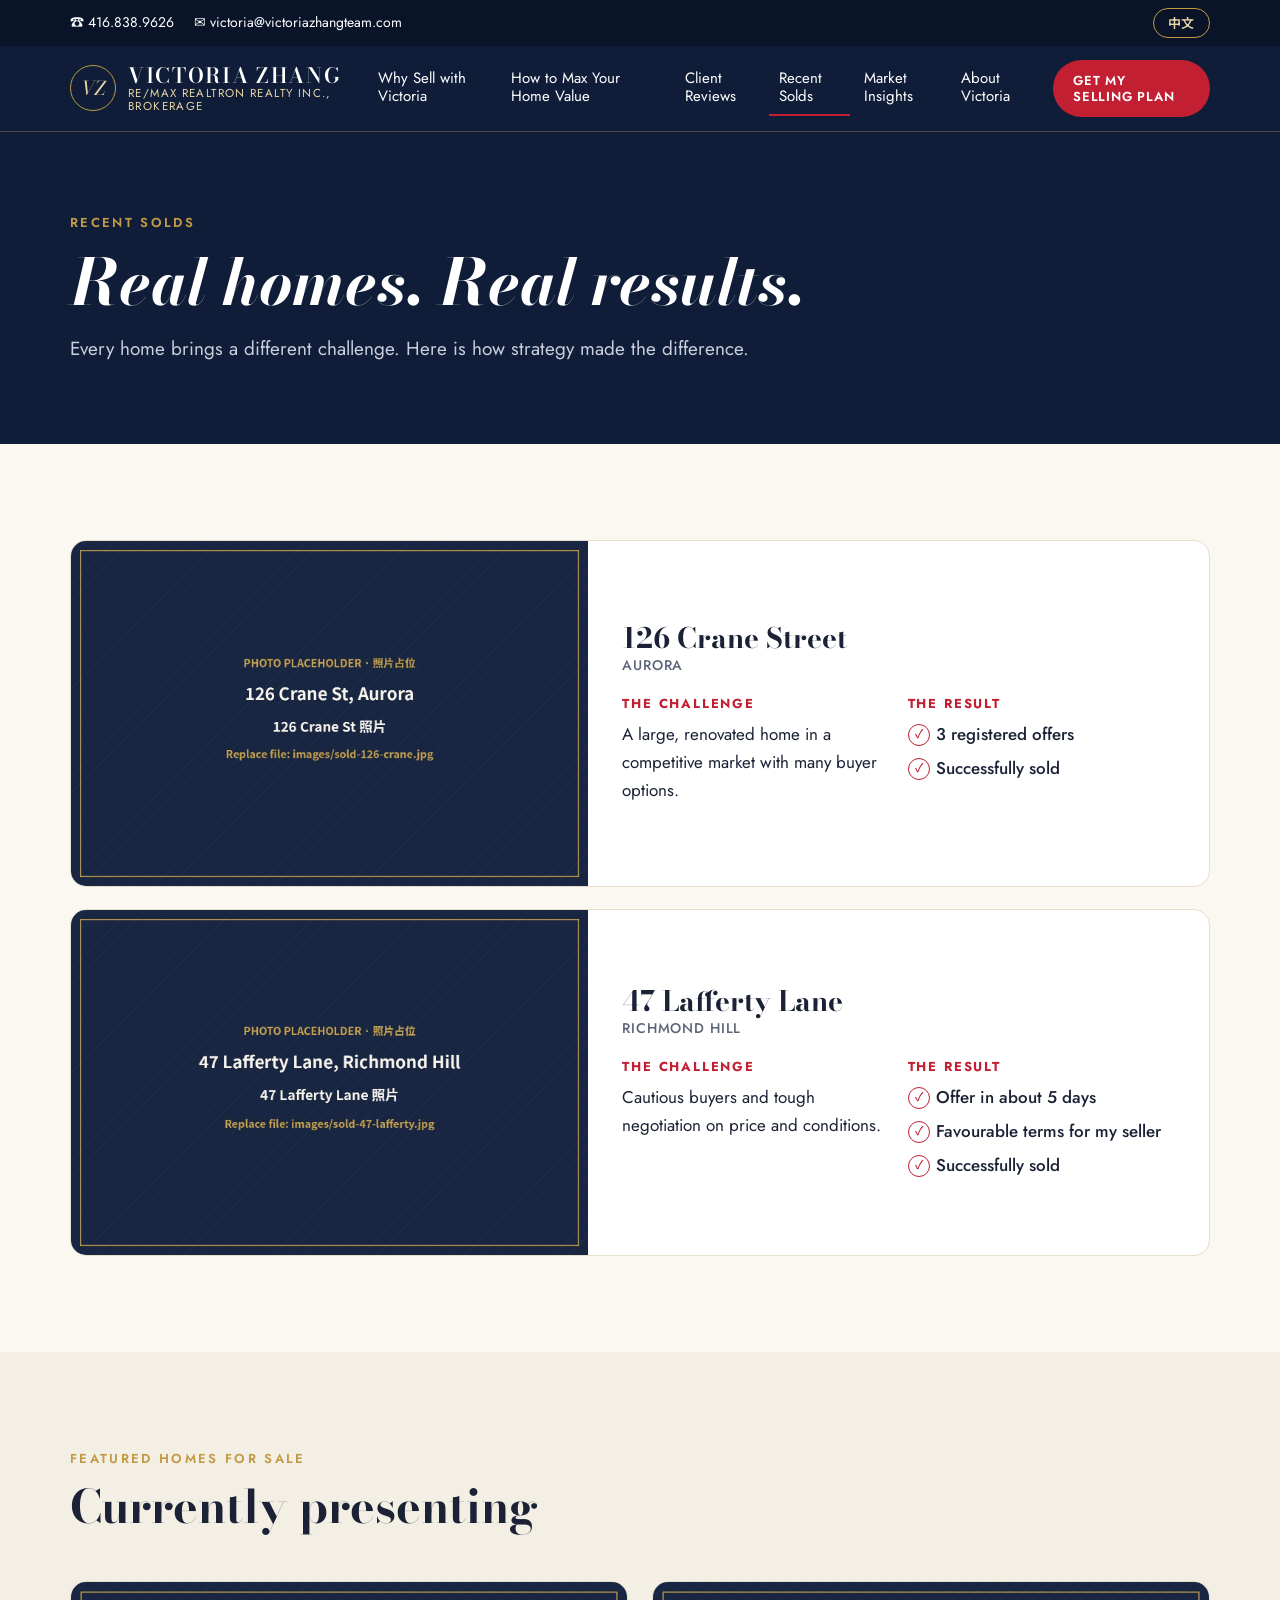
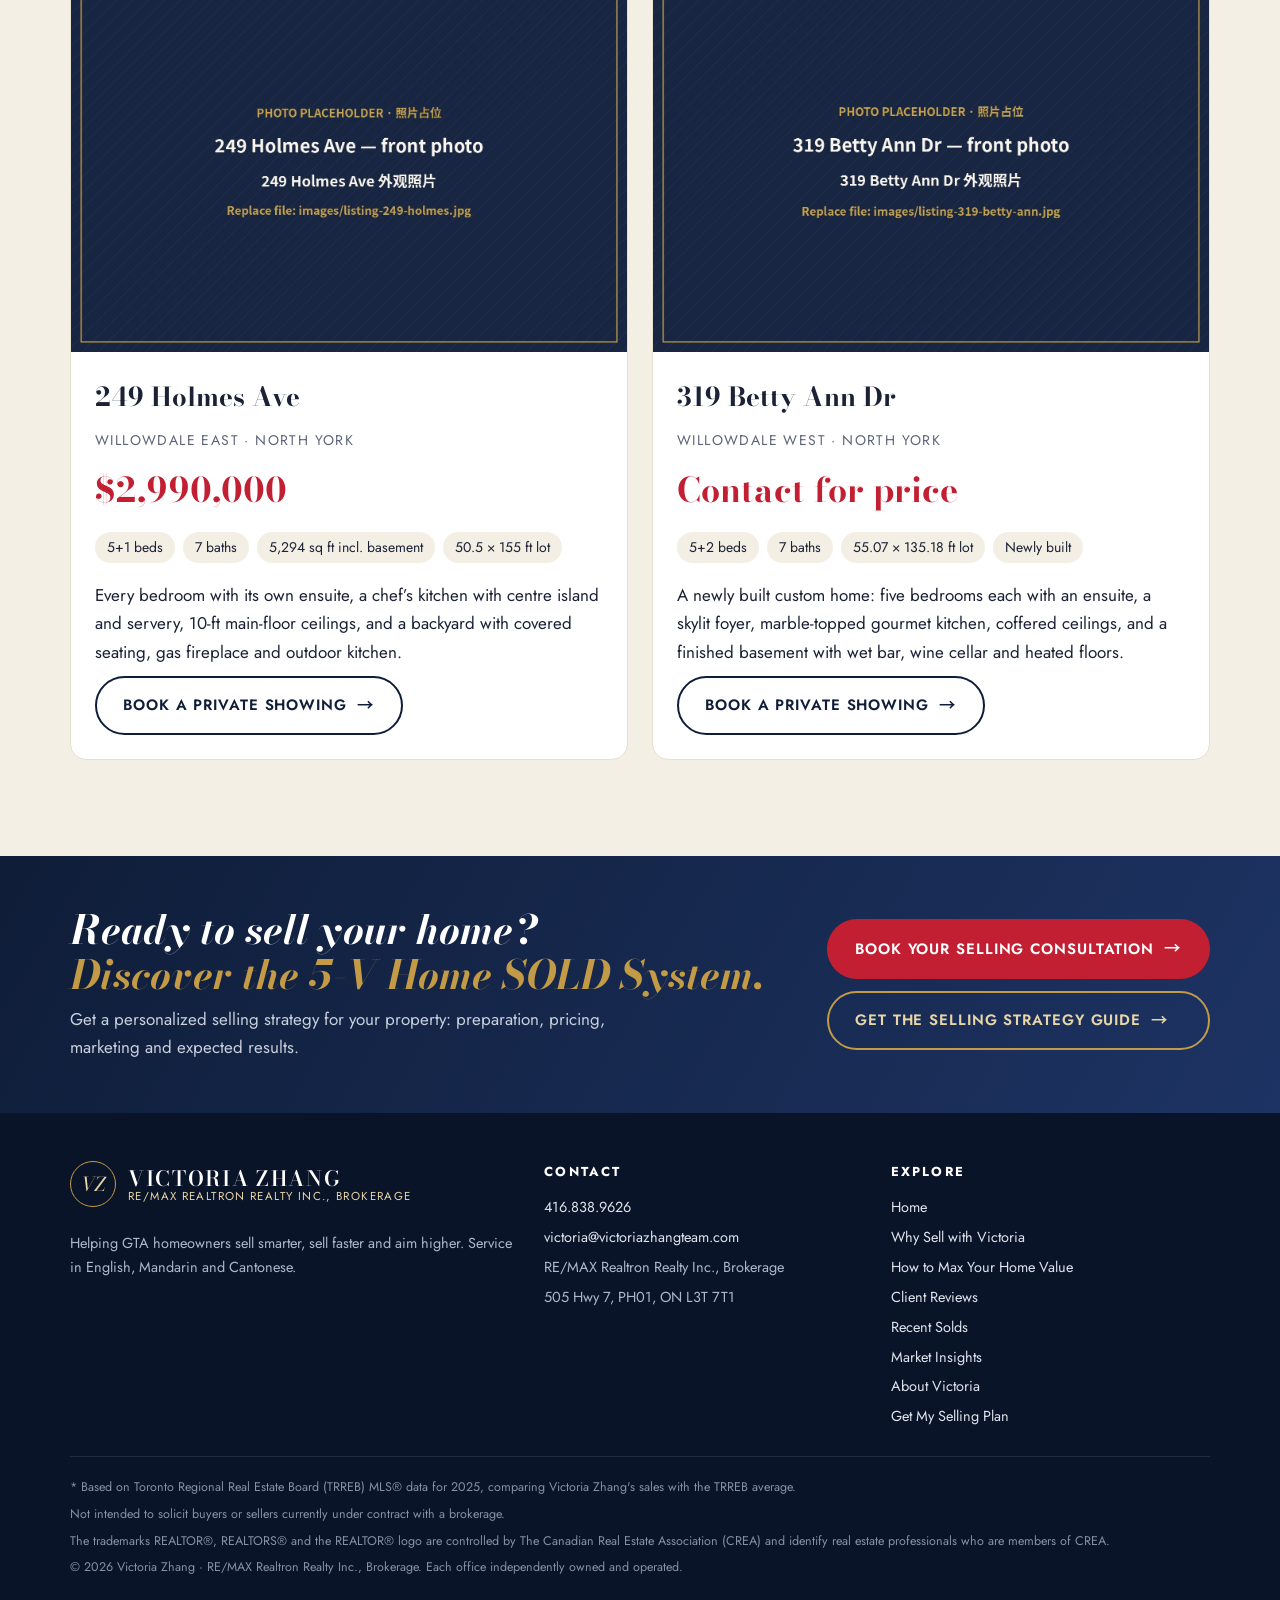
<file: recent-solds.html>
<!doctype html>
<html lang="en">
<head>
<meta charset="utf-8">
<meta name="viewport" content="width=device-width, initial-scale=1, viewport-fit=cover">
<title>Recent Solds | Victoria Zhang</title>
<meta name="title-zh" content="近期成交 | Victoria Zhang">
<meta name="description" content="Recent home sales and featured listings by Victoria Zhang in Aurora, Richmond Hill and North York.">
<meta property="og:title" content="Recent Solds | Victoria Zhang">
<meta property="og:description" content="Recent home sales and featured listings by Victoria Zhang in Aurora, Richmond Hill and North York.">
<meta property="og:image" content="images/headshot.jpg">
<link rel="preconnect" href="https://fonts.googleapis.com"><link rel="preconnect" href="https://fonts.gstatic.com" crossorigin>
<link rel="stylesheet" href="https://fonts.googleapis.com/css2?family=Bodoni+Moda:ital,opsz,wght@0,6..96,500..800;1,6..96,500..800&family=Jost:wght@400;500;600&family=Noto+Sans+SC:wght@400;500;700&family=Noto+Serif+SC:wght@600;700&display=swap">
<link rel="stylesheet" href="assets/style.css">
</head>
<body>

<div class="topbar"><div class="wrap">
  <div class="contacts"><a href="tel:+14168389626">☎ 416.838.9626</a><a href="mailto:victoria@victoriazhangteam.com">✉ victoria@victoriazhangteam.com</a></div>
  <button class="lang-btn" type="button" aria-label="Switch language / 切换语言"><span class="en">中文</span><span class="zh">English</span></button>
</div></div>
<header class="site"><div class="wrap">
  <a class="brand" href="index.html" aria-label="Victoria Zhang — home">
    <span class="monogram">VZ</span>
    <span class="brand-text"><span class="brand-name">VICTORIA ZHANG</span><span class="brand-sub">RE/MAX Realtron Realty Inc., Brokerage</span></span>
  </a>
  <button class="menu-toggle" type="button" aria-expanded="false" aria-controls="main-nav"><span class="en">Menu</span><span class="zh">菜单</span></button>
  <nav class="main" id="main-nav" aria-label="Main"><ul>
    <li><a href="why-victoria.html"><span class="en">Why Sell with Victoria</span><span class="zh">为何选择 Victoria</span></a></li><li><a href="max-value.html"><span class="en">How to Max Your Home Value</span><span class="zh">如何让房子卖高价</span></a></li><li><a href="reviews.html"><span class="en">Client Reviews</span><span class="zh">客户评价</span></a></li><li><a href="recent-solds.html" aria-current="page"><span class="en">Recent Solds</span><span class="zh">近期成交</span></a></li><li><a href="market-insights.html"><span class="en">Market Insights</span><span class="zh">市场洞察</span></a></li><li><a href="about.html"><span class="en">About Victoria</span><span class="zh">关于 Victoria</span></a></li>
    <li><a class="btn btn-red" href="contact.html"><span class="en">Get My Selling Plan</span><span class="zh">获取卖房方案</span></a></li>
  </ul></nav>
</div></header>

<main>

<section class="banner"><div class="wrap">
  <span class="eyebrow"><span class="en">Recent solds</span><span class="zh">近期成交</span></span>
  <h1 class="en">Real homes. Real results.</h1><h1 class="zh">真实房源，真实成果。</h1>
  <p class="en">Every home brings a different challenge. Here is how strategy made the difference.</p><p class="zh">每套房子面临的挑战都不同。看看策略如何带来改变。</p>
</div></section>
<section class="section"><div class="wrap">
<div class="cases">
  <article class="case">
    <img src="images/sold-126-crane.jpg" alt="126 Crane Street, Aurora" loading="lazy">
    <div class="body">
      <div><h3>126 Crane Street</h3><div class="city"><span class="en">Aurora</span><span class="zh">奥罗拉</span></div></div>
      <div class="cols">
        <div><h4><span class="en">The challenge</span><span class="zh">挑战</span></h4><p class="en">A large, renovated home in a competitive market with many buyer options.</p><p class="zh">一栋经过装修的大宅，市场竞争激烈，买家选择众多。</p></div>
        <div><h4><span class="en">The result</span><span class="zh">结果</span></h4><ul class="checks"><li><span class="en">3 registered offers</span><span class="zh">收到 3 份登记 offer</span></li><li><span class="en">Successfully sold</span><span class="zh">成功售出</span></li></ul></div>
      </div>
    </div>
  </article>
  <article class="case">
    <img src="images/sold-47-lafferty.jpg" alt="47 Lafferty Lane, Richmond Hill" loading="lazy">
    <div class="body">
      <div><h3>47 Lafferty Lane</h3><div class="city"><span class="en">Richmond Hill</span><span class="zh">列治文山</span></div></div>
      <div class="cols">
        <div><h4><span class="en">The challenge</span><span class="zh">挑战</span></h4><p class="en">Cautious buyers and tough negotiation on price and conditions.</p><p class="zh">买家观望情绪浓厚，价格与条件谈判艰难。</p></div>
        <div><h4><span class="en">The result</span><span class="zh">结果</span></h4><ul class="checks"><li><span class="en">Offer in about 5 days</span><span class="zh">约 5 天收到 offer</span></li><li><span class="en">Favourable terms for my seller</span><span class="zh">为卖家争取到有利条款</span></li><li><span class="en">Successfully sold</span><span class="zh">成功售出</span></li></ul></div>
      </div>
    </div>
  </article>
</div></div></section>
<section class="section alt"><div class="wrap">
  <div class="section-head">
    <span class="eyebrow"><span class="en">Featured homes for sale</span><span class="zh">精选在售房源</span></span>
    <h2><span class="en">Currently presenting</span><span class="zh">正在推介</span></h2>
  </div>
  
<div class="listings">
  <article class="listing">
    <img src="images/listing-249-holmes.jpg" alt="249 Holmes Avenue, North York" loading="lazy">
    <div class="body">
      <div class="addr">249 Holmes Ave</div>
      <div class="area"><span class="en">Willowdale East · North York</span><span class="zh">北约克 Willowdale East</span></div>
      <div class="price">$2,990,000</div>
      <ul class="specs">
        <li><span class="en">5+1 beds</span><span class="zh">5+1 卧</span></li><li><span class="en">7 baths</span><span class="zh">7 卫</span></li>
        <li><span class="en">5,294 sq ft incl. basement</span><span class="zh">5,294 平方尺（含地下室）</span></li><li><span class="en">50.5 × 155 ft lot</span><span class="zh">地块 50.5 × 155 尺</span></li>
      </ul>
      <p class="en">Every bedroom with its own ensuite, a chef’s kitchen with centre island and servery, 10-ft main-floor ceilings, and a backyard with covered seating, gas fireplace and outdoor kitchen.</p><p class="zh">每间卧室均配独立卫浴；厨房配中岛及备餐间；主层 10 尺挑高；后院带有顶休息区、燃气壁炉和户外厨房。</p>
      <a class="btn btn-outline arrow" href="contact.html?about=249%20Holmes%20Ave"><span class="en">Book a private showing</span><span class="zh">预约看房</span></a>
    </div>
  </article>
  <article class="listing">
    <img src="images/listing-319-betty-ann.jpg" alt="319 Betty Ann Drive, North York" loading="lazy">
    <div class="body">
      <div class="addr">319 Betty Ann Dr</div>
      <div class="area"><span class="en">Willowdale West · North York</span><span class="zh">北约克 Willowdale West</span></div>
      <div class="price"><span class="en">Contact for price</span><span class="zh">价格请咨询</span></div>
      <ul class="specs">
        <li><span class="en">5+2 beds</span><span class="zh">5+2 卧</span></li><li><span class="en">7 baths</span><span class="zh">7 卫</span></li>
        <li><span class="en">55.07 × 135.18 ft lot</span><span class="zh">地块 55.07 × 135.18 尺</span></li><li><span class="en">Newly built</span><span class="zh">全新建造</span></li>
      </ul>
      <p class="en">A newly built custom home: five bedrooms each with an ensuite, a skylit foyer, marble-topped gourmet kitchen, coffered ceilings, and a finished basement with wet bar, wine cellar and heated floors.</p><p class="zh">全新定制住宅：5 间卧室均配独立卫浴，天窗门厅，大理石台面厨房，藻井天花；地下室已装修，配湿吧、酒窖及地暖。</p>
      <a class="btn btn-outline arrow" href="contact.html?about=319%20Betty%20Ann%20Dr"><span class="en">Book a private showing</span><span class="zh">预约看房</span></a>
    </div>
  </article>
</div>
</div></section>

</main>

<section class="cta-band"><div class="wrap">
  <div>
    <h2><span class="en">Ready to sell your home?</span><span class="zh">准备出售您的房子？</span><span class="gold"><span class="en">Discover the 5-V Home SOLD System.</span><span class="zh">了解 5-V 卖房系统。</span></span></h2>
    <p class="en">Get a personalized selling strategy for your property: preparation, pricing, marketing and expected results.</p><p class="zh">为您的房产量身定制卖房策略：房屋准备、定价、营销及预期结果。</p>
  </div>
  <div class="actions">
    <a class="btn btn-red arrow" href="contact.html"><span class="en">Book your selling consultation</span><span class="zh">预约卖房咨询</span></a>
    <a class="btn btn-ghost arrow" href="contact.html?guide=1#guide"><span class="en">Get the Selling Strategy Guide</span><span class="zh">索取卖房策略指南</span></a>
  </div>
</div></section>


<footer class="site"><div class="wrap">
  <div class="foot-cols">
    <div>
      <div class="brand"><span class="monogram">VZ</span><span class="brand-text"><span class="brand-name" style="color:#fff">VICTORIA ZHANG</span><span class="brand-sub">RE/MAX Realtron Realty Inc., Brokerage</span></span></div>
      <p class="mt-24"><span class="en">Helping GTA homeowners sell smarter, sell faster and aim higher. Service in English, Mandarin and Cantonese.</span><span class="zh">帮助大多伦多地区房主更聪明、更快、更高价地卖房。提供英语、普通话及粤语服务。</span></p>
    </div>
    <div><h4><span class="en">Contact</span><span class="zh">联系方式</span></h4><ul>
      <li><a href="tel:+14168389626">416.838.9626</a></li>
      <li><a href="mailto:victoria@victoriazhangteam.com">victoria@victoriazhangteam.com</a></li>
      <li>RE/MAX Realtron Realty Inc., Brokerage</li>
      <li>505 Hwy 7, PH01, ON L3T 7T1</li>
    </ul></div>
    <div><h4><span class="en">Explore</span><span class="zh">浏览</span></h4><ul>
      <li><a href="index.html"><span class="en">Home</span><span class="zh">首页</span></a></li>
      <li><a href="why-victoria.html"><span class="en">Why Sell with Victoria</span><span class="zh">为何选择 Victoria</span></a></li><li><a href="max-value.html"><span class="en">How to Max Your Home Value</span><span class="zh">如何让房子卖高价</span></a></li><li><a href="reviews.html"><span class="en">Client Reviews</span><span class="zh">客户评价</span></a></li><li><a href="recent-solds.html"><span class="en">Recent Solds</span><span class="zh">近期成交</span></a></li><li><a href="market-insights.html"><span class="en">Market Insights</span><span class="zh">市场洞察</span></a></li><li><a href="about.html"><span class="en">About Victoria</span><span class="zh">关于 Victoria</span></a></li>
      <li><a href="contact.html"><span class="en">Get My Selling Plan</span><span class="zh">获取卖房方案</span></a></li>
    </ul></div>
  </div>
  <div class="legal">
    <p><span class="en">* Based on Toronto Regional Real Estate Board (TRREB) MLS® data for 2025, comparing Victoria Zhang's sales with the TRREB average.</span><span class="zh">* 数据来源：多伦多地区地产局（TRREB）2025 年 MLS® 数据，比较 Victoria Zhang 的成交与 TRREB 平均水平。</span></p>
    <p><span class="en">Not intended to solicit buyers or sellers currently under contract with a brokerage.</span><span class="zh">本网站无意招揽已与其他经纪公司签约的买家或卖家。</span></p>
    <p><span class="en">The trademarks REALTOR®, REALTORS® and the REALTOR® logo are controlled by The Canadian Real Estate Association (CREA) and identify real estate professionals who are members of CREA.</span><span class="zh">REALTOR® 等商标由加拿大房地产协会（CREA）管理，用于标识 CREA 会员房地产专业人士。</span></p>
    <p>© <span id="year">2026</span> Victoria Zhang · RE/MAX Realtron Realty Inc., Brokerage. <span class="en">Each office independently owned and operated.</span><span class="zh">各办公室独立拥有和经营。</span></p>
  </div>
</div></footer>

<script src="assets/site.js"></script>
</body>
</html>
</file>
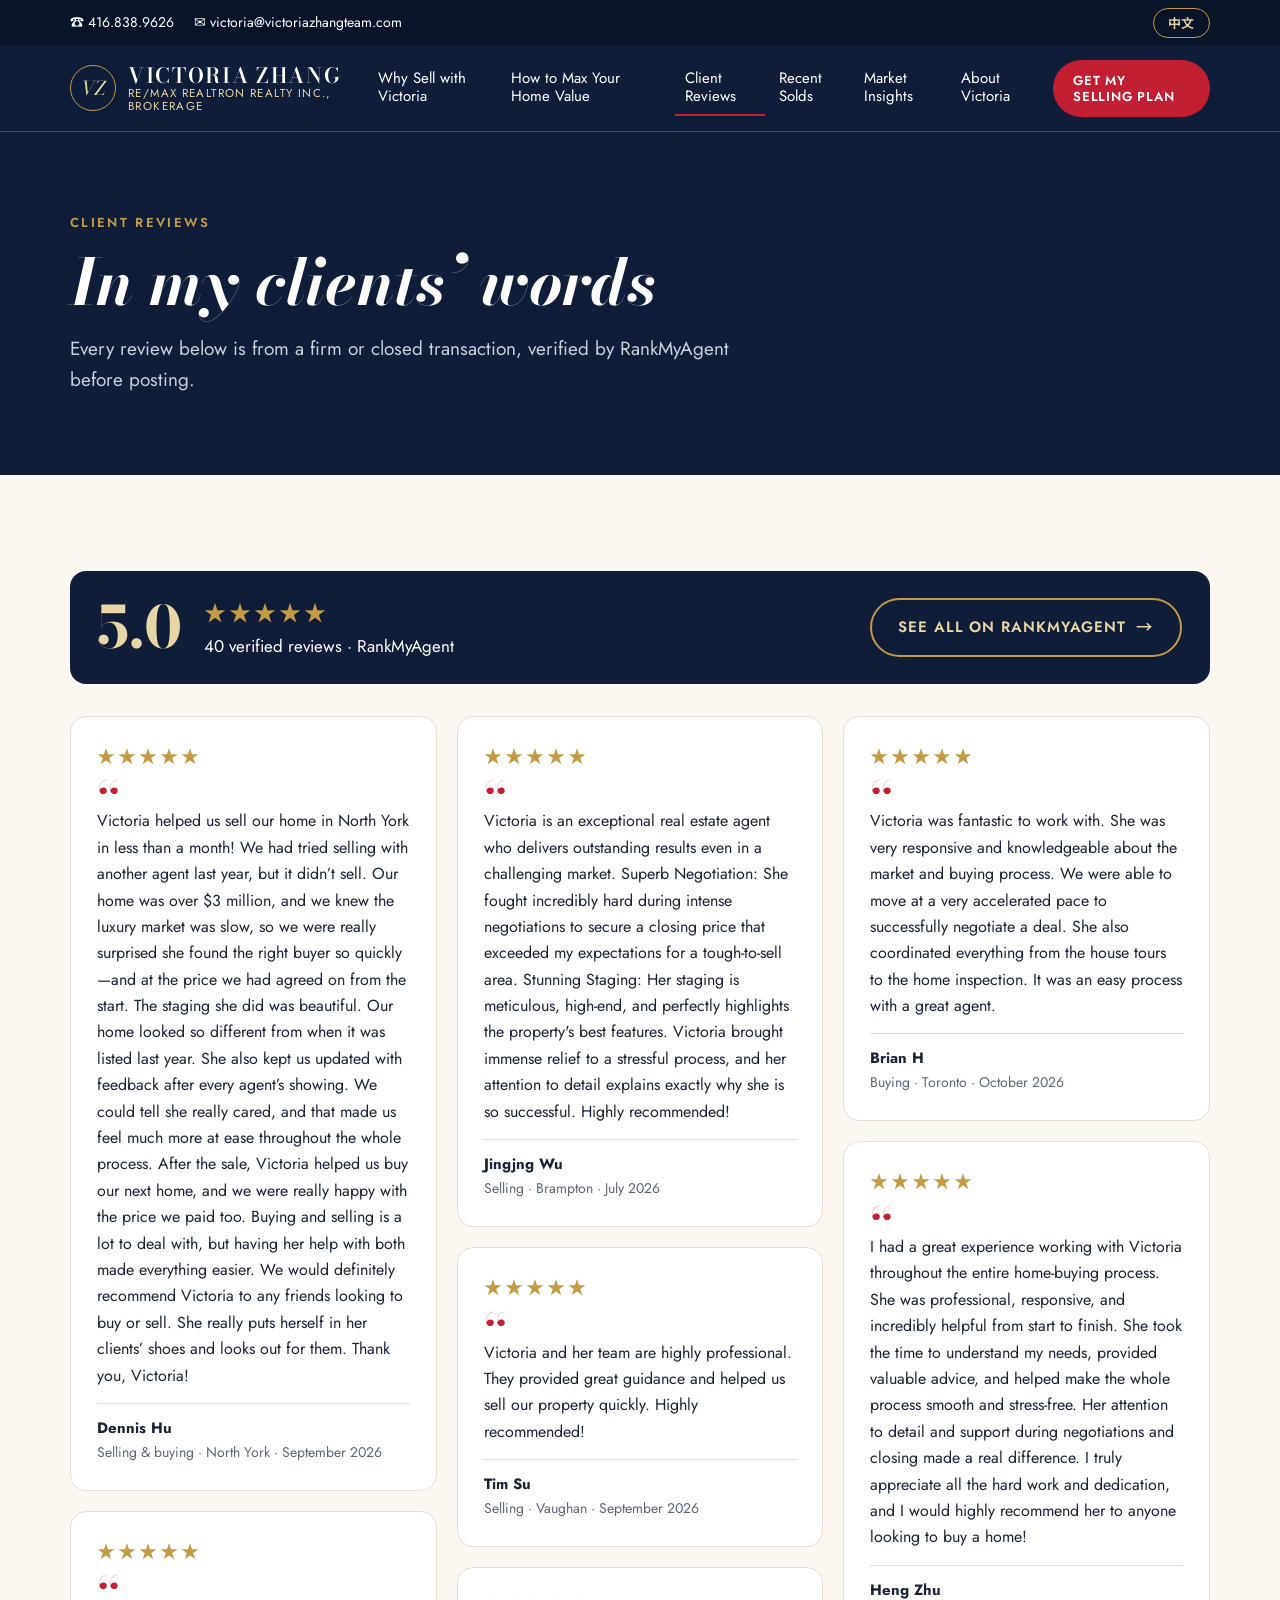
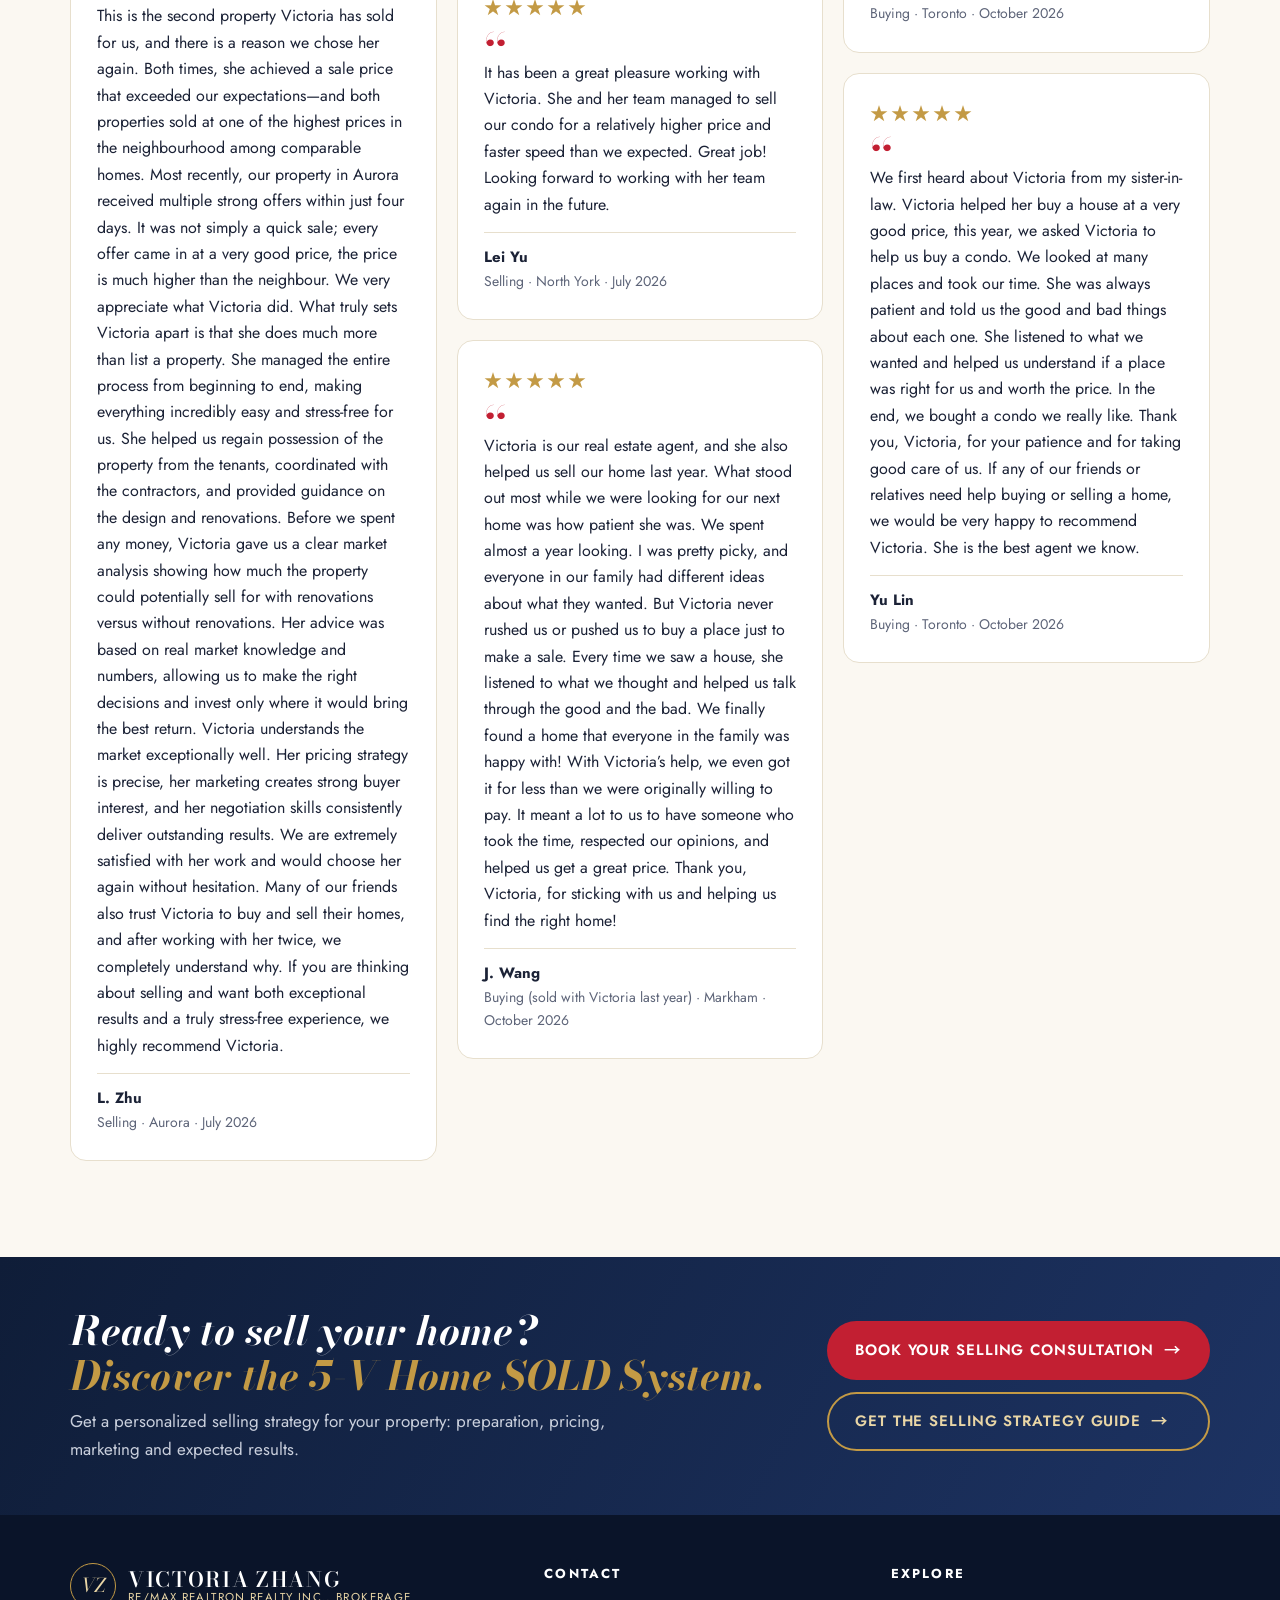
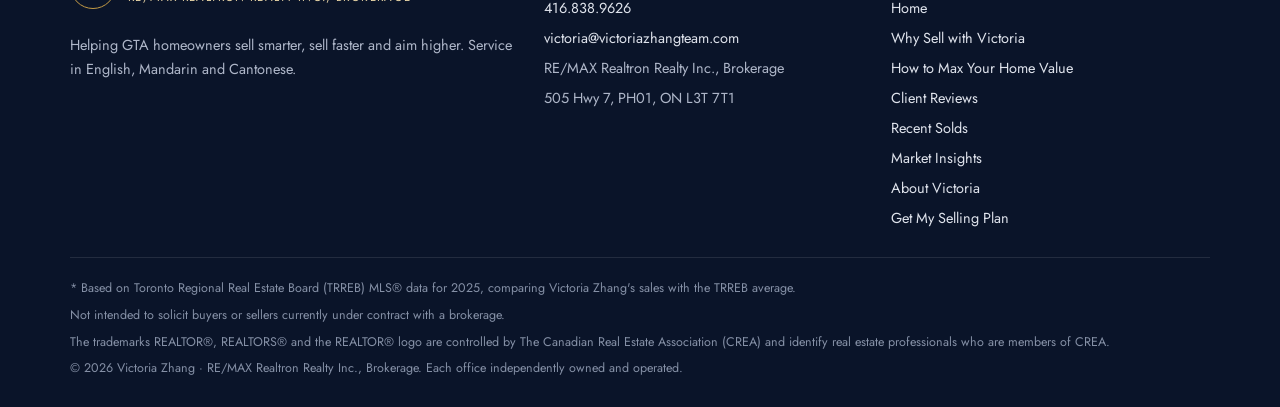
<file: reviews.html>
<!doctype html>
<html lang="en">
<head>
<meta charset="utf-8">
<meta name="viewport" content="width=device-width, initial-scale=1, viewport-fit=cover">
<title>Client Reviews | Victoria Zhang</title>
<meta name="title-zh" content="客户评价 | Victoria Zhang">
<meta name="description" content="5.0 out of 5 from 40 verified RankMyAgent reviews for Victoria Zhang.">
<meta property="og:title" content="Client Reviews | Victoria Zhang">
<meta property="og:description" content="5.0 out of 5 from 40 verified RankMyAgent reviews for Victoria Zhang.">
<meta property="og:image" content="images/headshot.jpg">
<link rel="preconnect" href="https://fonts.googleapis.com"><link rel="preconnect" href="https://fonts.gstatic.com" crossorigin>
<link rel="stylesheet" href="https://fonts.googleapis.com/css2?family=Bodoni+Moda:ital,opsz,wght@0,6..96,500..800;1,6..96,500..800&family=Jost:wght@400;500;600&family=Noto+Sans+SC:wght@400;500;700&family=Noto+Serif+SC:wght@600;700&display=swap">
<link rel="stylesheet" href="assets/style.css">
</head>
<body>

<div class="topbar"><div class="wrap">
  <div class="contacts"><a href="tel:+14168389626">☎ 416.838.9626</a><a href="mailto:victoria@victoriazhangteam.com">✉ victoria@victoriazhangteam.com</a></div>
  <button class="lang-btn" type="button" aria-label="Switch language / 切换语言"><span class="en">中文</span><span class="zh">English</span></button>
</div></div>
<header class="site"><div class="wrap">
  <a class="brand" href="index.html" aria-label="Victoria Zhang — home">
    <span class="monogram">VZ</span>
    <span class="brand-text"><span class="brand-name">VICTORIA ZHANG</span><span class="brand-sub">RE/MAX Realtron Realty Inc., Brokerage</span></span>
  </a>
  <button class="menu-toggle" type="button" aria-expanded="false" aria-controls="main-nav"><span class="en">Menu</span><span class="zh">菜单</span></button>
  <nav class="main" id="main-nav" aria-label="Main"><ul>
    <li><a href="why-victoria.html"><span class="en">Why Sell with Victoria</span><span class="zh">为何选择 Victoria</span></a></li><li><a href="max-value.html"><span class="en">How to Max Your Home Value</span><span class="zh">如何让房子卖高价</span></a></li><li><a href="reviews.html" aria-current="page"><span class="en">Client Reviews</span><span class="zh">客户评价</span></a></li><li><a href="recent-solds.html"><span class="en">Recent Solds</span><span class="zh">近期成交</span></a></li><li><a href="market-insights.html"><span class="en">Market Insights</span><span class="zh">市场洞察</span></a></li><li><a href="about.html"><span class="en">About Victoria</span><span class="zh">关于 Victoria</span></a></li>
    <li><a class="btn btn-red" href="contact.html"><span class="en">Get My Selling Plan</span><span class="zh">获取卖房方案</span></a></li>
  </ul></nav>
</div></header>

<main>

<section class="banner"><div class="wrap">
  <span class="eyebrow"><span class="en">Client reviews</span><span class="zh">客户评价</span></span>
  <h1 class="en">In my clients’ words</h1><h1 class="zh">听听客户怎么说</h1>
  <p class="en">Every review below is from a firm or closed transaction, verified by RankMyAgent before posting.</p><p class="zh">以下每条评价均来自已确认或已完成的交易，经 RankMyAgent 第三方核实后发布。</p>
</div></section>
<section class="section"><div class="wrap">
  <div class="rating-box">
    <span class="big">5.0</span>
    <div><div class="stars" style="color:var(--gold);font-size:22px;letter-spacing:3px">★★★★★</div><span class="en">40 verified reviews · RankMyAgent</span><span class="zh">40 条认证评价 · RankMyAgent</span></div>
    <a class="btn btn-ghost arrow" href="https://rankmyagent.com/victoria-zhang-1" target="_blank" rel="noopener"><span class="en">See all on RankMyAgent</span><span class="zh">在 RankMyAgent 查看全部</span></a>
  </div>
  <div class="reviews masonry"><figure class="review">
  <div class="stars" aria-label="5 out of 5 stars">★★★★★</div>
  <blockquote><p class="en">Victoria helped us sell our home in North York in less than a month! We had tried selling with another agent last year, but it didn’t sell. Our home was over $3 million, and we knew the luxury market was slow, so we were really surprised she found the right buyer so quickly—and at the price we had agreed on from the start. The staging she did was beautiful. Our home looked so different from when it was listed last year. She also kept us updated with feedback after every agent’s showing. We could tell she really cared, and that made us feel much more at ease throughout the whole process. After the sale, Victoria helped us buy our next home, and we were really happy with the price we paid too. Buying and selling is a lot to deal with, but having her help with both made everything easier. We would definitely recommend Victoria to any friends looking to buy or sell. She really puts herself in her clients’ shoes and looks out for them. Thank you, Victoria!</p><p class="zh">Victoria 帮我们在不到一个月内卖掉了北约克的房子！去年我们找过另一位经纪挂牌，但没有卖出。我们的房子超过 300 万，也知道豪宅市场较慢，所以她这么快就找到合适的买家——而且是按一开始商定的价格成交——让我们非常惊喜。她做的 staging 非常漂亮，房子和去年挂牌时相比焕然一新。每次有经纪带看后，她都会及时反馈给我们。我们能感受到她真的很用心，整个过程都安心了很多。卖房之后，Victoria 又帮我们买了下一套房，价格我们也非常满意。买房卖房事情繁多，有她同时帮忙，一切都轻松了许多。我们一定会向想买卖房的朋友推荐 Victoria。她真正站在客户的角度，为客户着想。谢谢您，Victoria！</p></blockquote>
  <span class="translated zh">（英文评价中译）</span>
  <figcaption><strong>Dennis Hu</strong><span class="en">Selling & buying · North York · September 2026</span><span class="zh">卖房及买房 · 北约克 · September 2026</span></figcaption>
</figure><figure class="review">
  <div class="stars" aria-label="5 out of 5 stars">★★★★★</div>
  <blockquote><p class="en">This is the second property Victoria has sold for us, and there is a reason we chose her again. Both times, she achieved a sale price that exceeded our expectations—and both properties sold at one of the highest prices in the neighbourhood among comparable homes. Most recently, our property in Aurora received multiple strong offers within just four days. It was not simply a quick sale; every offer came in at a very good price, the price is much higher than the neighbour. We very appreciate what Victoria did. What truly sets Victoria apart is that she does much more than list a property. She managed the entire process from beginning to end, making everything incredibly easy and stress-free for us. She helped us regain possession of the property from the tenants, coordinated with the contractors, and provided guidance on the design and renovations. Before we spent any money, Victoria gave us a clear market analysis showing how much the property could potentially sell for with renovations versus without renovations. Her advice was based on real market knowledge and numbers, allowing us to make the right decisions and invest only where it would bring the best return. Victoria understands the market exceptionally well. Her pricing strategy is precise, her marketing creates strong buyer interest, and her negotiation skills consistently deliver outstanding results. We are extremely satisfied with her work and would choose her again without hesitation. Many of our friends also trust Victoria to buy and sell their homes, and after working with her twice, we completely understand why. If you are thinking about selling and want both exceptional results and a truly stress-free experience, we highly recommend Victoria.</p><p class="zh">这是 Victoria 为我们卖出的第二套房产，我们再次选择她是有原因的。两次她都卖出了超出我们预期的价格——两套房都是社区同类房屋中成交价最高之一。最近这次，我们在奥罗拉的房子仅四天就收到多个强有力的 offer。这不只是卖得快；每个 offer 价格都很好，远高于邻居的成交价。非常感谢 Victoria。她真正与众不同的地方在于，她做的远不止挂牌。她从头到尾管理整个过程，让一切变得非常轻松、毫无压力。她帮我们从租客手中收回房子，协调装修师傅，并在设计和装修上给予指导。在我们花钱之前，Victoria 给了我们一份清晰的市场分析，说明装修与不装修分别可能卖到什么价格。她的建议基于真实的市场知识和数据，让我们做出正确决定，只在回报最好的地方投入。Victoria 非常了解市场：定价策略精准，营销能引起买家强烈兴趣，谈判能力总能带来出色结果。我们对她的工作非常满意，会毫不犹豫再次选择她。我们很多朋友也信任 Victoria 帮他们买卖房屋，与她合作两次后，我们完全理解原因。如果您考虑卖房，既想要出色的结果又想要轻松省心的体验，我们强烈推荐 Victoria。</p></blockquote>
  <span class="translated zh">（英文评价中译）</span>
  <figcaption><strong>L. Zhu</strong><span class="en">Selling · Aurora · July 2026</span><span class="zh">卖房 · 奥罗拉 · July 2026</span></figcaption>
</figure><figure class="review">
  <div class="stars" aria-label="5 out of 5 stars">★★★★★</div>
  <blockquote><p class="en">Victoria is an exceptional real estate agent who delivers outstanding results even in a challenging market. Superb Negotiation: She fought incredibly hard during intense negotiations to secure a closing price that exceeded my expectations for a tough-to-sell area. Stunning Staging: Her staging is meticulous, high-end, and perfectly highlights the property's best features. Victoria brought immense relief to a stressful process, and her attention to detail explains exactly why she is so successful. Highly recommended!</p><p class="zh">Victoria 是一位非常出色的经纪，即使在充满挑战的市场中也能取得优异成绩。谈判出众：在激烈的谈判中她全力争取，在一个不易出售的区域为我争取到超出预期的成交价。布置惊艳：她的 staging 细致、高端，完美突出了房子的最佳特点。Victoria 让一个充满压力的过程变得轻松许多，她对细节的关注正是她如此成功的原因。强烈推荐！</p></blockquote>
  <span class="translated zh">（英文评价中译）</span>
  <figcaption><strong>Jingjng Wu</strong><span class="en">Selling · Brampton · July 2026</span><span class="zh">卖房 · 宾顿 · July 2026</span></figcaption>
</figure><figure class="review">
  <div class="stars" aria-label="5 out of 5 stars">★★★★★</div>
  <blockquote><p class="en">Victoria and her team are highly professional. They provided great guidance and helped us sell our property quickly. Highly recommended!</p><p class="zh">Victoria 和她的团队非常专业。他们给了我们很好的指导，帮助我们很快卖出了房子。强烈推荐！</p></blockquote>
  <span class="translated zh">（英文评价中译）</span>
  <figcaption><strong>Tim Su</strong><span class="en">Selling · Vaughan · September 2026</span><span class="zh">卖房 · 旺市 · September 2026</span></figcaption>
</figure><figure class="review">
  <div class="stars" aria-label="5 out of 5 stars">★★★★★</div>
  <blockquote><p class="en">It has been a great pleasure working with Victoria. She and her team managed to sell our condo for a relatively higher price and faster speed than we expected. Great job! Looking forward to working with her team again in the future.</p><p class="zh">与 Victoria 合作非常愉快。她和团队帮我们卖出公寓，价格比预期更高，速度也比预期更快。做得很棒！期待将来再次合作。</p></blockquote>
  <span class="translated zh">（英文评价中译）</span>
  <figcaption><strong>Lei Yu</strong><span class="en">Selling · North York · July 2026</span><span class="zh">卖房 · 北约克 · July 2026</span></figcaption>
</figure><figure class="review">
  <div class="stars" aria-label="5 out of 5 stars">★★★★★</div>
  <blockquote><p class="en">Victoria is our real estate agent, and she also helped us sell our home last year. What stood out most while we were looking for our next home was how patient she was. We spent almost a year looking. I was pretty picky, and everyone in our family had different ideas about what they wanted. But Victoria never rushed us or pushed us to buy a place just to make a sale. Every time we saw a house, she listened to what we thought and helped us talk through the good and the bad. We finally found a home that everyone in the family was happy with! With Victoria’s help, we even got it for less than we were originally willing to pay. It meant a lot to us to have someone who took the time, respected our opinions, and helped us get a great price. Thank you, Victoria, for sticking with us and helping us find the right home!</p><p class="zh">Victoria 是我们的经纪，去年她也帮我们卖了房子。在寻找下一个家的过程中，最让我们印象深刻的是她的耐心。我们找了将近一年。我比较挑剔，家里每个人的想法也不一样。但 Victoria 从不催促我们，也从不为了成交而推我们买房。每次看房，她都会听我们的想法，和我们一起分析优缺点。我们终于找到了全家都满意的房子！在 Victoria 的帮助下，成交价甚至低于我们原本愿意支付的价格。有人愿意花时间、尊重我们的意见、帮我们争取好价格，这对我们意义重大。谢谢 Victoria 一直陪伴我们，帮我们找到合适的家！</p></blockquote>
  <span class="translated zh">（英文评价中译）</span>
  <figcaption><strong>J. Wang</strong><span class="en">Buying (sold with Victoria last year) · Markham · October 2026</span><span class="zh">买房（去年也由 Victoria 卖房） · 万锦 · October 2026</span></figcaption>
</figure><figure class="review">
  <div class="stars" aria-label="5 out of 5 stars">★★★★★</div>
  <blockquote><p class="en">Victoria was fantastic to work with. She was very responsive and knowledgeable about the market and buying process. We were able to move at a very accelerated pace to successfully negotiate a deal. She also coordinated everything from the house tours to the home inspection. It was an easy process with a great agent.</p><p class="zh">与 Victoria 合作非常棒。她回复迅速，对市场和买房流程非常了解。我们得以快速推进并成功谈成交易。从看房到验房，她都安排得妥妥当当。有一位好经纪，整个过程很轻松。</p></blockquote>
  <span class="translated zh">（英文评价中译）</span>
  <figcaption><strong>Brian H</strong><span class="en">Buying · Toronto · October 2026</span><span class="zh">买房 · 多伦多 · October 2026</span></figcaption>
</figure><figure class="review">
  <div class="stars" aria-label="5 out of 5 stars">★★★★★</div>
  <blockquote><p class="en">I had a great experience working with Victoria throughout the entire home-buying process. She was professional, responsive, and incredibly helpful from start to finish. She took the time to understand my needs, provided valuable advice, and helped make the whole process smooth and stress-free. Her attention to detail and support during negotiations and closing made a real difference. I truly appreciate all the hard work and dedication, and I would highly recommend her to anyone looking to buy a home!</p><p class="zh">在整个买房过程中与 Victoria 合作的体验非常好。她自始至终专业、回复及时、乐于助人。她花时间了解我的需求，提供宝贵建议，让整个过程顺利又省心。她在谈判和交割过程中对细节的关注和支持起到了关键作用。非常感谢她的辛勤付出，强烈推荐给所有想买房的人！</p></blockquote>
  <span class="translated zh">（英文评价中译）</span>
  <figcaption><strong>Heng Zhu</strong><span class="en">Buying · Toronto · October 2026</span><span class="zh">买房 · 多伦多 · October 2026</span></figcaption>
</figure><figure class="review">
  <div class="stars" aria-label="5 out of 5 stars">★★★★★</div>
  <blockquote><p class="en">We first heard about Victoria from my sister-in-law. Victoria helped her buy a house at a very good price, this year, we asked Victoria to help us buy a condo. We looked at many places and took our time. She was always patient and told us the good and bad things about each one. She listened to what we wanted and helped us understand if a place was right for us and worth the price. In the end, we bought a condo we really like. Thank you, Victoria, for your patience and for taking good care of us. If any of our friends or relatives need help buying or selling a home, we would be very happy to recommend Victoria. She is the best agent we know.</p><p class="zh">我们是通过嫂子认识 Victoria 的。Victoria 帮她以很好的价格买了房子，今年我们请 Victoria 帮我们买公寓。我们看了很多地方，也花了不少时间。她一直很有耐心，告诉我们每处房子的优缺点。她倾听我们的需求，帮我们判断房子是否适合、是否值这个价。最后我们买到了非常喜欢的公寓。谢谢 Victoria 的耐心和照顾。如果亲友需要买卖房屋，我们非常乐意推荐 Victoria。她是我们认识的最好的经纪。</p></blockquote>
  <span class="translated zh">（英文评价中译）</span>
  <figcaption><strong>Yu Lin</strong><span class="en">Buying · Toronto · October 2026</span><span class="zh">买房 · 多伦多 · October 2026</span></figcaption>
</figure></div>
</div></section>

</main>

<section class="cta-band"><div class="wrap">
  <div>
    <h2><span class="en">Ready to sell your home?</span><span class="zh">准备出售您的房子？</span><span class="gold"><span class="en">Discover the 5-V Home SOLD System.</span><span class="zh">了解 5-V 卖房系统。</span></span></h2>
    <p class="en">Get a personalized selling strategy for your property: preparation, pricing, marketing and expected results.</p><p class="zh">为您的房产量身定制卖房策略：房屋准备、定价、营销及预期结果。</p>
  </div>
  <div class="actions">
    <a class="btn btn-red arrow" href="contact.html"><span class="en">Book your selling consultation</span><span class="zh">预约卖房咨询</span></a>
    <a class="btn btn-ghost arrow" href="contact.html?guide=1#guide"><span class="en">Get the Selling Strategy Guide</span><span class="zh">索取卖房策略指南</span></a>
  </div>
</div></section>


<footer class="site"><div class="wrap">
  <div class="foot-cols">
    <div>
      <div class="brand"><span class="monogram">VZ</span><span class="brand-text"><span class="brand-name" style="color:#fff">VICTORIA ZHANG</span><span class="brand-sub">RE/MAX Realtron Realty Inc., Brokerage</span></span></div>
      <p class="mt-24"><span class="en">Helping GTA homeowners sell smarter, sell faster and aim higher. Service in English, Mandarin and Cantonese.</span><span class="zh">帮助大多伦多地区房主更聪明、更快、更高价地卖房。提供英语、普通话及粤语服务。</span></p>
    </div>
    <div><h4><span class="en">Contact</span><span class="zh">联系方式</span></h4><ul>
      <li><a href="tel:+14168389626">416.838.9626</a></li>
      <li><a href="mailto:victoria@victoriazhangteam.com">victoria@victoriazhangteam.com</a></li>
      <li>RE/MAX Realtron Realty Inc., Brokerage</li>
      <li>505 Hwy 7, PH01, ON L3T 7T1</li>
    </ul></div>
    <div><h4><span class="en">Explore</span><span class="zh">浏览</span></h4><ul>
      <li><a href="index.html"><span class="en">Home</span><span class="zh">首页</span></a></li>
      <li><a href="why-victoria.html"><span class="en">Why Sell with Victoria</span><span class="zh">为何选择 Victoria</span></a></li><li><a href="max-value.html"><span class="en">How to Max Your Home Value</span><span class="zh">如何让房子卖高价</span></a></li><li><a href="reviews.html"><span class="en">Client Reviews</span><span class="zh">客户评价</span></a></li><li><a href="recent-solds.html"><span class="en">Recent Solds</span><span class="zh">近期成交</span></a></li><li><a href="market-insights.html"><span class="en">Market Insights</span><span class="zh">市场洞察</span></a></li><li><a href="about.html"><span class="en">About Victoria</span><span class="zh">关于 Victoria</span></a></li>
      <li><a href="contact.html"><span class="en">Get My Selling Plan</span><span class="zh">获取卖房方案</span></a></li>
    </ul></div>
  </div>
  <div class="legal">
    <p><span class="en">* Based on Toronto Regional Real Estate Board (TRREB) MLS® data for 2025, comparing Victoria Zhang's sales with the TRREB average.</span><span class="zh">* 数据来源：多伦多地区地产局（TRREB）2025 年 MLS® 数据，比较 Victoria Zhang 的成交与 TRREB 平均水平。</span></p>
    <p><span class="en">Not intended to solicit buyers or sellers currently under contract with a brokerage.</span><span class="zh">本网站无意招揽已与其他经纪公司签约的买家或卖家。</span></p>
    <p><span class="en">The trademarks REALTOR®, REALTORS® and the REALTOR® logo are controlled by The Canadian Real Estate Association (CREA) and identify real estate professionals who are members of CREA.</span><span class="zh">REALTOR® 等商标由加拿大房地产协会（CREA）管理，用于标识 CREA 会员房地产专业人士。</span></p>
    <p>© <span id="year">2026</span> Victoria Zhang · RE/MAX Realtron Realty Inc., Brokerage. <span class="en">Each office independently owned and operated.</span><span class="zh">各办公室独立拥有和经营。</span></p>
  </div>
</div></footer>

<script src="assets/site.js"></script>
</body>
</html>
</file>
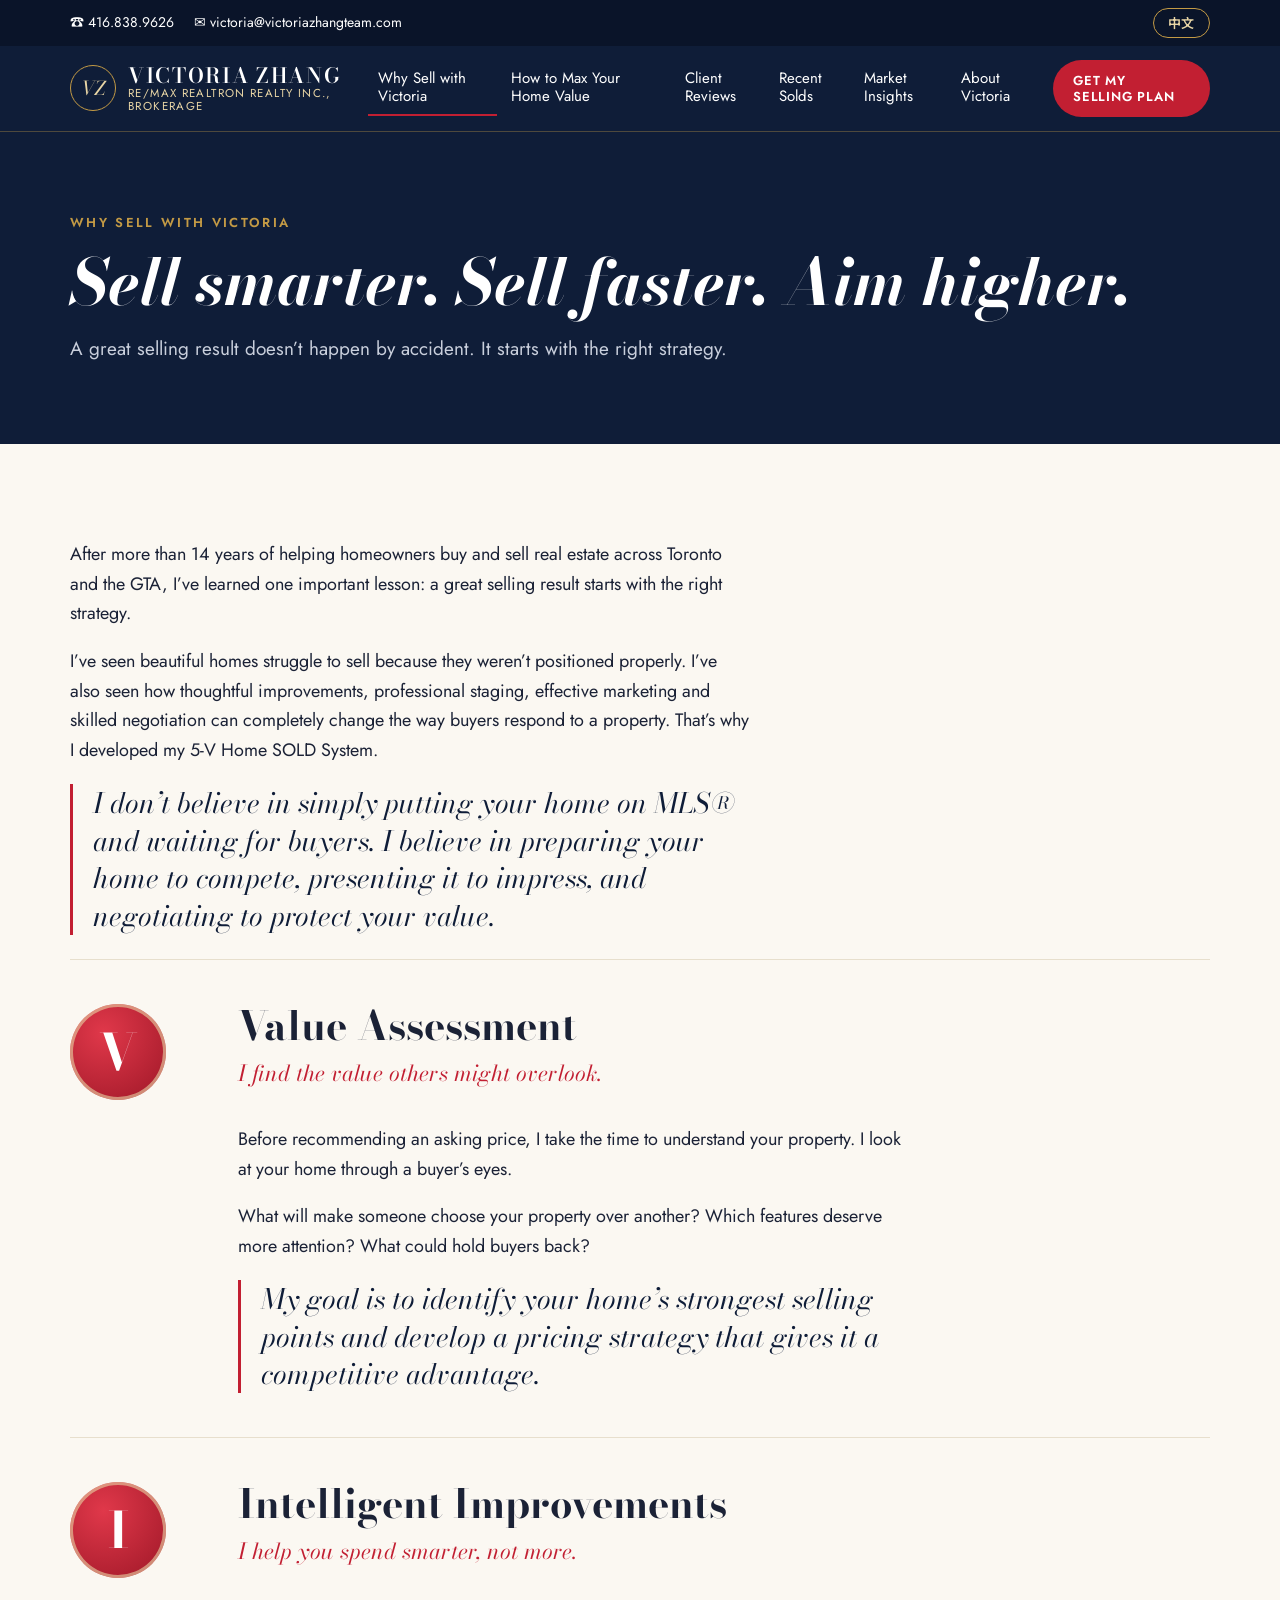
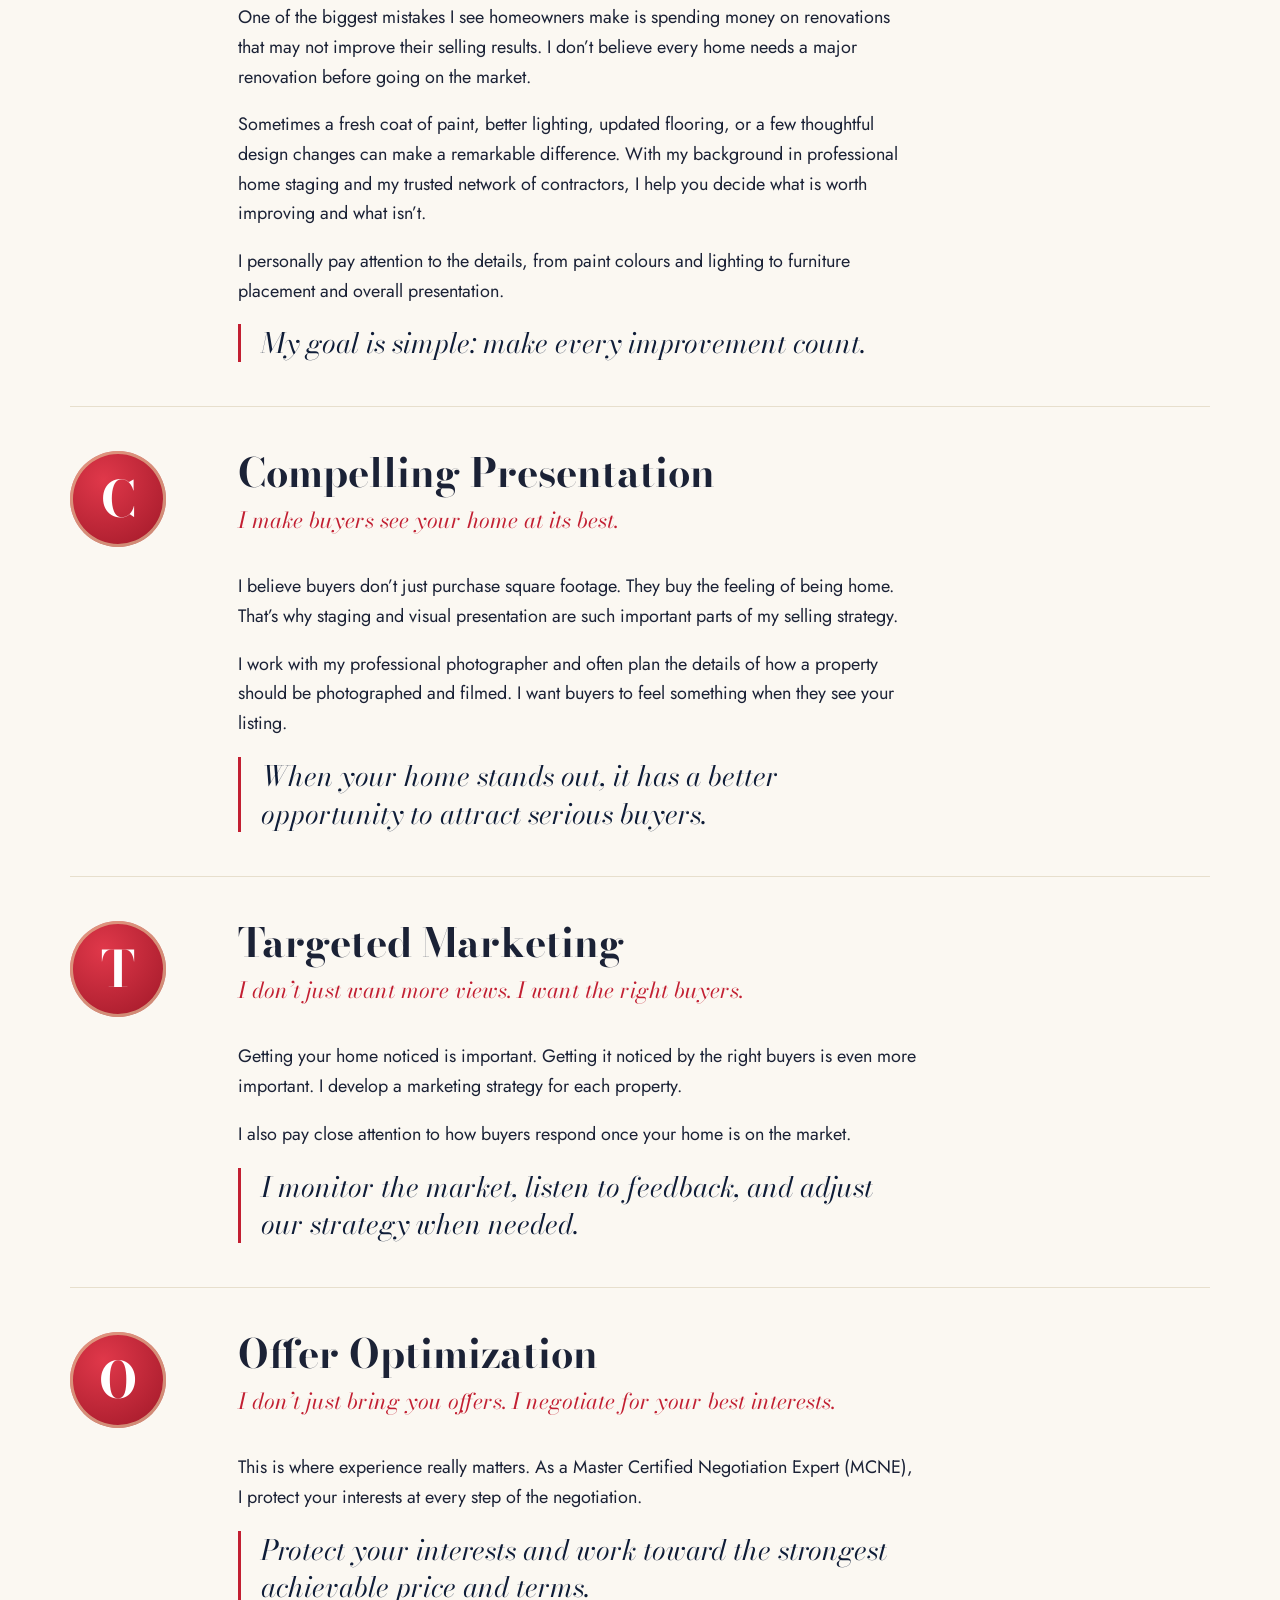
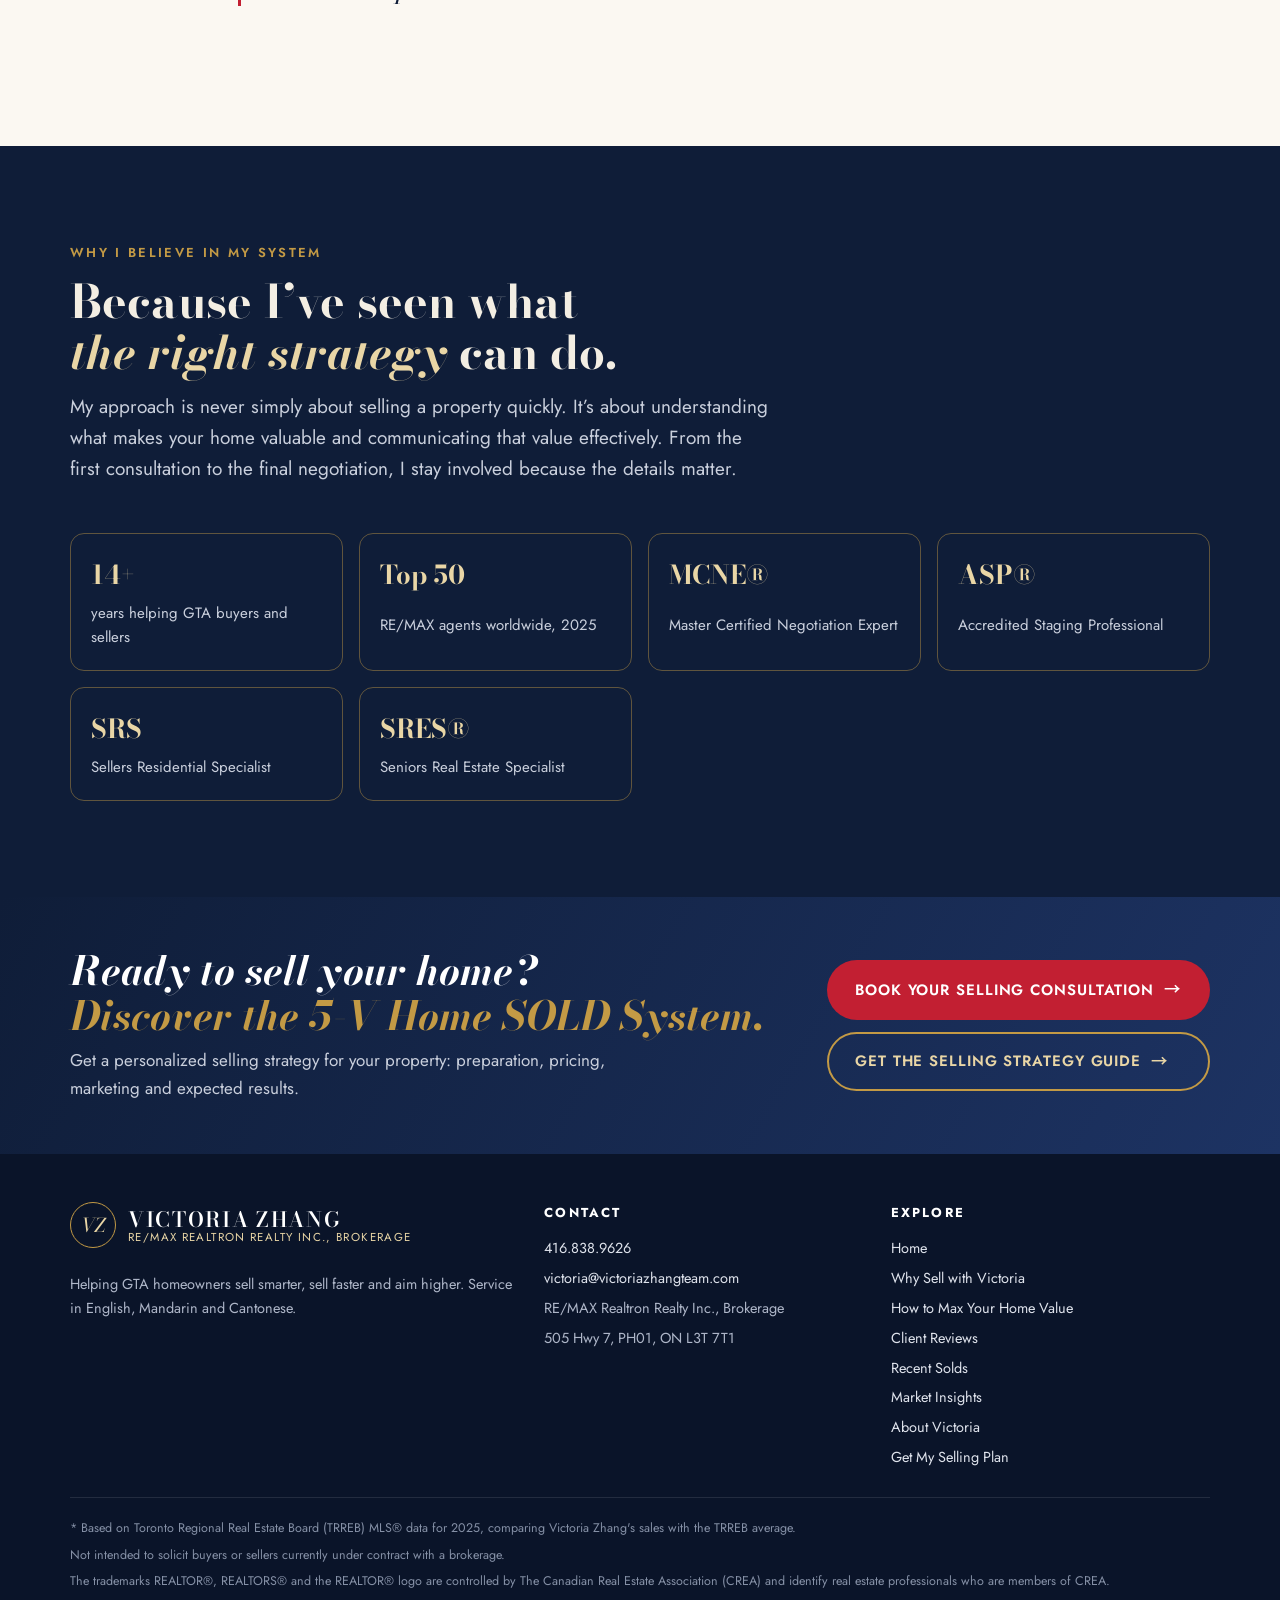
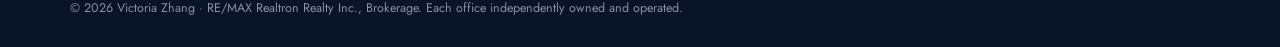
<file: why-victoria.html>
<!doctype html>
<html lang="en">
<head>
<meta charset="utf-8">
<meta name="viewport" content="width=device-width, initial-scale=1, viewport-fit=cover">
<title>Why Sell with Victoria | 5-V Home SOLD System</title>
<meta name="title-zh" content="为何选择 Victoria | 5-V 卖房系统">
<meta name="description" content="Victoria Zhang's 5-V Home SOLD System: Value Assessment, Intelligent Improvements, Compelling Presentation, Targeted Marketing, Offer Optimization.">
<meta property="og:title" content="Why Sell with Victoria | 5-V Home SOLD System">
<meta property="og:description" content="Victoria Zhang's 5-V Home SOLD System: Value Assessment, Intelligent Improvements, Compelling Presentation, Targeted Marketing, Offer Optimization.">
<meta property="og:image" content="images/headshot.jpg">
<link rel="preconnect" href="https://fonts.googleapis.com"><link rel="preconnect" href="https://fonts.gstatic.com" crossorigin>
<link rel="stylesheet" href="https://fonts.googleapis.com/css2?family=Bodoni+Moda:ital,opsz,wght@0,6..96,500..800;1,6..96,500..800&family=Jost:wght@400;500;600&family=Noto+Sans+SC:wght@400;500;700&family=Noto+Serif+SC:wght@600;700&display=swap">
<link rel="stylesheet" href="assets/style.css">
</head>
<body>

<div class="topbar"><div class="wrap">
  <div class="contacts"><a href="tel:+14168389626">☎ 416.838.9626</a><a href="mailto:victoria@victoriazhangteam.com">✉ victoria@victoriazhangteam.com</a></div>
  <button class="lang-btn" type="button" aria-label="Switch language / 切换语言"><span class="en">中文</span><span class="zh">English</span></button>
</div></div>
<header class="site"><div class="wrap">
  <a class="brand" href="index.html" aria-label="Victoria Zhang — home">
    <span class="monogram">VZ</span>
    <span class="brand-text"><span class="brand-name">VICTORIA ZHANG</span><span class="brand-sub">RE/MAX Realtron Realty Inc., Brokerage</span></span>
  </a>
  <button class="menu-toggle" type="button" aria-expanded="false" aria-controls="main-nav"><span class="en">Menu</span><span class="zh">菜单</span></button>
  <nav class="main" id="main-nav" aria-label="Main"><ul>
    <li><a href="why-victoria.html" aria-current="page"><span class="en">Why Sell with Victoria</span><span class="zh">为何选择 Victoria</span></a></li><li><a href="max-value.html"><span class="en">How to Max Your Home Value</span><span class="zh">如何让房子卖高价</span></a></li><li><a href="reviews.html"><span class="en">Client Reviews</span><span class="zh">客户评价</span></a></li><li><a href="recent-solds.html"><span class="en">Recent Solds</span><span class="zh">近期成交</span></a></li><li><a href="market-insights.html"><span class="en">Market Insights</span><span class="zh">市场洞察</span></a></li><li><a href="about.html"><span class="en">About Victoria</span><span class="zh">关于 Victoria</span></a></li>
    <li><a class="btn btn-red" href="contact.html"><span class="en">Get My Selling Plan</span><span class="zh">获取卖房方案</span></a></li>
  </ul></nav>
</div></header>

<main>

<section class="banner"><div class="wrap">
  <span class="eyebrow"><span class="en">Why sell with Victoria</span><span class="zh">为何选择 Victoria</span></span>
  <h1 class="en">Sell smarter. Sell faster. Aim higher.</h1><h1 class="zh">卖得更聪明、更快、更高。</h1>
  <p class="en">A great selling result doesn’t happen by accident. It starts with the right strategy.</p><p class="zh">好的卖房结果不是偶然，而是从正确的策略开始。</p>
</div></section>

<section class="section"><div class="wrap">
  <div class="prose">
    <p class="en">After more than 14 years of helping homeowners buy and sell real estate across Toronto and the GTA, I’ve learned one important lesson: a great selling result starts with the right strategy.</p><p class="zh">在多伦多及大多伦多地区帮助房主买卖房屋 14 年多，我学到了重要的一课：好的卖房结果始于正确的策略。</p>
    <p class="en">I’ve seen beautiful homes struggle to sell because they weren’t positioned properly. I’ve also seen how thoughtful improvements, professional staging, effective marketing and skilled negotiation can completely change the way buyers respond to a property. That’s why I developed my 5-V Home SOLD System.</p><p class="zh">我见过漂亮的房子因为定位不当而难以卖出，也见过用心的改善、专业的 staging、有效的营销和娴熟的谈判如何彻底改变买家的反应。这就是我创立 5-V 卖房系统的原因。</p>
    <p class="pull en">I don’t believe in simply putting your home on MLS® and waiting for buyers. I believe in preparing your home to compete, presenting it to impress, and negotiating to protect your value.</p><p class="pull zh">我不相信把房子放上 MLS® 然后坐等买家。我相信要把房子准备好去竞争，用出色的呈现打动买家，并通过谈判守护您的价值。</p>
  </div>
  <div class="mt-24"><article class="v-detail" id="value-assessment">
  <span class="v-letter">V</span>
  <div class="prose">
    <div><h2 class="en">Value Assessment</h2><h2 class="zh">价值评估</h2><p class="tagline en">I find the value others might overlook.</p><p class="tagline zh">发掘别人可能忽略的价值。</p></div>
    <p class="en">Before recommending an asking price, I take the time to understand your property. I look at your home through a buyer’s eyes.</p><p class="zh">在建议挂牌价之前，我会花时间深入了解您的房产，用买家的眼光审视您的家。</p><p class="en">What will make someone choose your property over another? Which features deserve more attention? What could hold buyers back?</p><p class="zh">什么会让买家选择您的房子而不是别家？哪些特点值得重点展示？什么可能让买家犹豫？</p>
    <p class="pull en">My goal is to identify your home’s strongest selling points and develop a pricing strategy that gives it a competitive advantage.</p><p class="pull zh">我的目标是找出您房子最强的卖点，并制定具有竞争优势的定价策略。</p>
  </div>
</article><article class="v-detail" id="intelligent-improvements">
  <span class="v-letter">I</span>
  <div class="prose">
    <div><h2 class="en">Intelligent Improvements</h2><h2 class="zh">明智改善</h2><p class="tagline en">I help you spend smarter, not more.</p><p class="tagline zh">帮您花得更聪明，而不是花得更多。</p></div>
    <p class="en">One of the biggest mistakes I see homeowners make is spending money on renovations that may not improve their selling results. I don’t believe every home needs a major renovation before going on the market.</p><p class="zh">我见过房主最常犯的错误之一，就是把钱花在未必能提升卖房结果的装修上。我不认为每套房子上市前都需要大装修。</p><p class="en">Sometimes a fresh coat of paint, better lighting, updated flooring, or a few thoughtful design changes can make a remarkable difference. With my background in professional home staging and my trusted network of contractors, I help you decide what is worth improving and what isn’t.</p><p class="zh">有时一层新漆、更好的灯光、更新地板或几处用心的设计调整，就能带来显著差别。凭借专业 staging 背景和值得信赖的装修团队，我帮您判断哪些值得改善、哪些不必。</p><p class="en">I personally pay attention to the details, from paint colours and lighting to furniture placement and overall presentation.</p><p class="zh">从油漆颜色、灯光到家具摆放和整体呈现，每个细节我都亲自把关。</p>
    <p class="pull en">My goal is simple: make every improvement count.</p><p class="pull zh">我的目标很简单：让每一分改善都物有所值。</p>
  </div>
</article><article class="v-detail" id="compelling-presentation">
  <span class="v-letter">C</span>
  <div class="prose">
    <div><h2 class="en">Compelling Presentation</h2><h2 class="zh">出众呈现</h2><p class="tagline en">I make buyers see your home at its best.</p><p class="tagline zh">让买家看到房子最好的一面。</p></div>
    <p class="en">I believe buyers don’t just purchase square footage. They buy the feeling of being home. That’s why staging and visual presentation are such important parts of my selling strategy.</p><p class="zh">我相信买家买的不只是面积，而是“家”的感觉。因此，staging 和视觉呈现是我卖房策略中非常重要的部分。</p><p class="en">I work with my professional photographer and often plan the details of how a property should be photographed and filmed. I want buyers to feel something when they see your listing.</p><p class="zh">我与专业摄影师合作，经常亲自规划房子的拍摄和录像细节。我希望买家看到您的房源时能心动。</p>
    <p class="pull en">When your home stands out, it has a better opportunity to attract serious buyers.</p><p class="pull zh">当您的房子脱颖而出，就更有机会吸引认真的买家。</p>
  </div>
</article><article class="v-detail" id="targeted-marketing">
  <span class="v-letter">T</span>
  <div class="prose">
    <div><h2 class="en">Targeted Marketing</h2><h2 class="zh">精准营销</h2><p class="tagline en">I don’t just want more views. I want the right buyers.</p><p class="tagline zh">我要的不只是更多浏览，而是对的买家。</p></div>
    <p class="en">Getting your home noticed is important. Getting it noticed by the right buyers is even more important. I develop a marketing strategy for each property.</p><p class="zh">让房子被看到很重要，让对的买家看到更重要。我会为每套房产制定专属营销策略。</p><p class="en">I also pay close attention to how buyers respond once your home is on the market.</p><p class="zh">房子上市后，我也会密切关注买家的反应。</p>
    <p class="pull en">I monitor the market, listen to feedback, and adjust our strategy when needed.</p><p class="pull zh">我持续关注市场、倾听反馈，并在需要时调整策略。</p>
  </div>
</article><article class="v-detail" id="offer-optimization">
  <span class="v-letter">O</span>
  <div class="prose">
    <div><h2 class="en">Offer Optimization</h2><h2 class="zh">报价优化</h2><p class="tagline en">I don’t just bring you offers. I negotiate for your best interests.</p><p class="tagline zh">我不只是为您带来 offer，更为您的最大利益谈判。</p></div>
    <p class="en">This is where experience really matters. As a Master Certified Negotiation Expert (MCNE), I protect your interests at every step of the negotiation.</p><p class="zh">这正是经验最重要的时候。作为认证谈判专家（MCNE），我在谈判的每一步守护您的利益。</p>
    <p class="pull en">Protect your interests and work toward the strongest achievable price and terms.</p><p class="pull zh">守护您的利益，争取最好的价格与条款。</p>
  </div>
</article></div>
</div></section>

<section class="section dark"><div class="wrap">
  <div class="section-head">
    <span class="eyebrow"><span class="en">Why I believe in my system</span><span class="zh">我为何相信这套系统</span></span>
    <h2><span class="en">Because I’ve seen what <em>the right strategy</em> can do.</span><span class="zh">因为我见证过<em>正确策略</em>的力量。</span></h2>
    <p class="lede en">My approach is never simply about selling a property quickly. It’s about understanding what makes your home valuable and communicating that value effectively. From the first consultation to the final negotiation, I stay involved because the details matter.</p><p class="lede zh">我的方法从来不只是把房子快速卖掉，而是理解您房子的价值所在，并有效地传达这份价值。从第一次咨询到最后的谈判，我全程亲力亲为，因为细节决定成败。</p>
  </div>
  <div class="creds">
    <div class="cred"><span class="k">14+</span><span class="v en">years helping GTA buyers and sellers</span><span class="v zh">年服务大多伦多买家与卖家</span></div>
    <div class="cred"><span class="k">Top 50</span><span class="v en">RE/MAX agents worldwide, 2025</span><span class="v zh">2025 年 RE/MAX 全球经纪前 50 名</span></div>
    <div class="cred"><span class="k">MCNE®</span><span class="v en">Master Certified Negotiation Expert</span><span class="v zh">认证谈判专家</span></div>
    <div class="cred"><span class="k">ASP®</span><span class="v en">Accredited Staging Professional</span><span class="v zh">认证家居布置师</span></div>
    <div class="cred"><span class="k">SRS</span><span class="v en">Sellers Residential Specialist</span><span class="v zh">卖方代理专家</span></div>
    <div class="cred"><span class="k">SRES®</span><span class="v en">Seniors Real Estate Specialist</span><span class="v zh">长者房地产专家</span></div>
  </div>
</div></section>

</main>

<section class="cta-band"><div class="wrap">
  <div>
    <h2><span class="en">Ready to sell your home?</span><span class="zh">准备出售您的房子？</span><span class="gold"><span class="en">Discover the 5-V Home SOLD System.</span><span class="zh">了解 5-V 卖房系统。</span></span></h2>
    <p class="en">Get a personalized selling strategy for your property: preparation, pricing, marketing and expected results.</p><p class="zh">为您的房产量身定制卖房策略：房屋准备、定价、营销及预期结果。</p>
  </div>
  <div class="actions">
    <a class="btn btn-red arrow" href="contact.html"><span class="en">Book your selling consultation</span><span class="zh">预约卖房咨询</span></a>
    <a class="btn btn-ghost arrow" href="contact.html?guide=1#guide"><span class="en">Get the Selling Strategy Guide</span><span class="zh">索取卖房策略指南</span></a>
  </div>
</div></section>


<footer class="site"><div class="wrap">
  <div class="foot-cols">
    <div>
      <div class="brand"><span class="monogram">VZ</span><span class="brand-text"><span class="brand-name" style="color:#fff">VICTORIA ZHANG</span><span class="brand-sub">RE/MAX Realtron Realty Inc., Brokerage</span></span></div>
      <p class="mt-24"><span class="en">Helping GTA homeowners sell smarter, sell faster and aim higher. Service in English, Mandarin and Cantonese.</span><span class="zh">帮助大多伦多地区房主更聪明、更快、更高价地卖房。提供英语、普通话及粤语服务。</span></p>
    </div>
    <div><h4><span class="en">Contact</span><span class="zh">联系方式</span></h4><ul>
      <li><a href="tel:+14168389626">416.838.9626</a></li>
      <li><a href="mailto:victoria@victoriazhangteam.com">victoria@victoriazhangteam.com</a></li>
      <li>RE/MAX Realtron Realty Inc., Brokerage</li>
      <li>505 Hwy 7, PH01, ON L3T 7T1</li>
    </ul></div>
    <div><h4><span class="en">Explore</span><span class="zh">浏览</span></h4><ul>
      <li><a href="index.html"><span class="en">Home</span><span class="zh">首页</span></a></li>
      <li><a href="why-victoria.html"><span class="en">Why Sell with Victoria</span><span class="zh">为何选择 Victoria</span></a></li><li><a href="max-value.html"><span class="en">How to Max Your Home Value</span><span class="zh">如何让房子卖高价</span></a></li><li><a href="reviews.html"><span class="en">Client Reviews</span><span class="zh">客户评价</span></a></li><li><a href="recent-solds.html"><span class="en">Recent Solds</span><span class="zh">近期成交</span></a></li><li><a href="market-insights.html"><span class="en">Market Insights</span><span class="zh">市场洞察</span></a></li><li><a href="about.html"><span class="en">About Victoria</span><span class="zh">关于 Victoria</span></a></li>
      <li><a href="contact.html"><span class="en">Get My Selling Plan</span><span class="zh">获取卖房方案</span></a></li>
    </ul></div>
  </div>
  <div class="legal">
    <p><span class="en">* Based on Toronto Regional Real Estate Board (TRREB) MLS® data for 2025, comparing Victoria Zhang's sales with the TRREB average.</span><span class="zh">* 数据来源：多伦多地区地产局（TRREB）2025 年 MLS® 数据，比较 Victoria Zhang 的成交与 TRREB 平均水平。</span></p>
    <p><span class="en">Not intended to solicit buyers or sellers currently under contract with a brokerage.</span><span class="zh">本网站无意招揽已与其他经纪公司签约的买家或卖家。</span></p>
    <p><span class="en">The trademarks REALTOR®, REALTORS® and the REALTOR® logo are controlled by The Canadian Real Estate Association (CREA) and identify real estate professionals who are members of CREA.</span><span class="zh">REALTOR® 等商标由加拿大房地产协会（CREA）管理，用于标识 CREA 会员房地产专业人士。</span></p>
    <p>© <span id="year">2026</span> Victoria Zhang · RE/MAX Realtron Realty Inc., Brokerage. <span class="en">Each office independently owned and operated.</span><span class="zh">各办公室独立拥有和经营。</span></p>
  </div>
</div></footer>

<script src="assets/site.js"></script>
</body>
</html>
</file>
<file: assets/style.css>
/* Victoria Zhang — site styles
   Layout: navy masthead + ivory pages; gold hairlines; one red accent reserved for calls to action.
   To change the brand colours, edit the values in :root below. */
:root {
  --navy: #0f1d38;
  --navy-2: #172a4d;
  --ink: #1b2236;
  --muted: #5d6478;
  --paper: #fbf8f2;
  --card: #ffffff;
  --line: #e7dfcd;
  --gold: #c39a45;
  --gold-soft: #e9d6a6;
  --red: #c21f32;
  --red-dark: #9e1727;
  --display: "Bodoni Moda", "Noto Serif SC", Georgia, "Times New Roman", serif;
  --body: "Jost", "Noto Sans SC", "Helvetica Neue", Arial, sans-serif;
  --zh-display: "Noto Serif SC", "Songti SC", serif;
  --wrap: 1180px;
  color-scheme: light;
}
* { box-sizing: border-box; }
html { scroll-behavior: smooth; }
body { margin: 0; background: var(--paper); color: var(--ink); font-family: var(--body); font-size: 17px; line-height: 1.65; -webkit-font-smoothing: antialiased; }
img { max-width: 100%; height: auto; display: block; }
a { color: inherit; }
h1, h2, h3 { font-family: var(--display); font-weight: 700; line-height: 1.12; text-wrap: balance; margin: 0; }
html.lang-zh h1, html.lang-zh h2, html.lang-zh h3 { font-family: var(--zh-display); letter-spacing: .02em; }
p { margin: 0; }
:focus-visible { outline: 3px solid var(--gold); outline-offset: 3px; }

/* ---------- language switch ---------- */
.zh { display: none; }
html.lang-zh .en { display: none; }
html.lang-zh .zh { display: revert; }

/* ---------- layout helpers ---------- */
.wrap { max-width: var(--wrap); margin: 0 auto; padding-left: max(20px, env(safe-area-inset-left, 0px)); padding-right: max(20px, env(safe-area-inset-right, 0px)); }
.section { padding-block: clamp(56px, 8vw, 96px); }
.section.tight { padding-block: clamp(40px, 6vw, 64px); }
.section.alt { background: #f4efe4; }
.section.dark { background: var(--navy); color: #f3eee3; }
.eyebrow { font-size: 13px; letter-spacing: .18em; text-transform: uppercase; color: var(--gold); font-weight: 600; }
html.lang-zh .eyebrow { letter-spacing: .1em; }
.section-head { display: grid; gap: 12px; max-width: 760px; margin-bottom: clamp(28px, 4vw, 48px); }
.section-head h2 { font-size: clamp(30px, 4.2vw, 46px); }
.section-head h2 em { font-style: italic; color: var(--red); }
.dark .section-head h2 em { color: var(--gold-soft); }
.lede { font-size: 19px; color: var(--muted); max-width: 64ch; }
.dark .lede { color: #c9cfdc; }
.rule { height: 1px; background: linear-gradient(90deg, transparent, var(--gold), transparent); border: 0; margin: 0; }

/* ---------- buttons ---------- */
.btn { display: inline-flex; align-items: center; gap: 10px; padding: 14px 26px; border-radius: 999px; font-weight: 600; font-size: 15px; letter-spacing: .06em; text-transform: uppercase; text-decoration: none; border: 2px solid transparent; cursor: pointer; transition: background .2s, color .2s, transform .2s; font-family: var(--body); }
html.lang-zh .btn { letter-spacing: .08em; }
.btn:hover { transform: translateY(-1px); }
.btn-red { background: var(--red); color: #fff; }
.btn-red:hover { background: var(--red-dark); }
.btn-ghost { border-color: var(--gold); color: var(--gold-soft); }
.btn-ghost:hover { background: var(--gold); color: var(--navy); }
.btn-outline { border-color: var(--navy); color: var(--navy); }
.btn-outline:hover { background: var(--navy); color: #fff; }
.arrow::after { content: "→"; font-size: 1.1em; }

/* ---------- top bar + header ---------- */
.topbar { background: #0a1429; color: #c9cfdc; font-size: 14px; }
.topbar .wrap { display: flex; justify-content: space-between; align-items: center; gap: 16px; padding-block: 8px; flex-wrap: wrap; }
.topbar a { text-decoration: none; color: #fff; }
.topbar .contacts { display: flex; gap: 20px; flex-wrap: wrap; }
.lang-btn { background: transparent; border: 1px solid var(--gold); color: var(--gold-soft); border-radius: 999px; padding: 4px 14px; font: 600 13px var(--body); cursor: pointer; letter-spacing: .05em; }
.lang-btn:hover { background: var(--gold); color: var(--navy); }
header.site { position: sticky; top: env(safe-area-inset-top, 0px); z-index: 50; background: var(--navy); color: #fff; border-bottom: 1px solid rgba(195,154,69,.35); }
body::before { content: ""; position: fixed; inset: 0 0 auto; height: env(safe-area-inset-top, 0px); z-index: 60; background: var(--navy); }
header.site .wrap { display: flex; align-items: center; gap: 24px; padding-block: 14px; }
.brand { display: flex; align-items: center; gap: 12px; text-decoration: none; margin-right: auto; min-width: 0; }
.monogram { width: 46px; height: 46px; flex: none; border-radius: 50%; border: 1.5px solid var(--gold); display: grid; place-items: center; font-family: var(--display); font-style: italic; font-size: 19px; color: var(--gold-soft); }
.brand-text { display: grid; line-height: 1.15; min-width: 0; }
.brand-name { font-family: var(--display); font-size: 21px; letter-spacing: .08em; font-weight: 600; }
.brand-sub { font-size: 11.5px; letter-spacing: .12em; text-transform: uppercase; color: var(--gold-soft); }
nav.main ul { list-style: none; margin: 0; padding: 0; display: flex; gap: 4px; align-items: center; }
nav.main a { text-decoration: none; font-size: 15px; padding: 8px 10px; display: block; border-bottom: 2px solid transparent; line-height: 1.25; }
nav.main a:hover { color: var(--gold-soft); }
nav.main a[aria-current="page"] { border-bottom-color: var(--red); }
nav.main .btn { padding: 11px 18px; font-size: 13px; margin-left: 8px; border-bottom: 0; }
.menu-toggle { display: none; background: none; border: 1px solid rgba(255,255,255,.4); color: #fff; border-radius: 8px; padding: 8px 12px; font: 600 14px var(--body); cursor: pointer; }
@media (max-width: 1080px) {
  .menu-toggle { display: block; }
  nav.main { position: absolute; left: 0; right: 0; top: 100%; background: var(--navy); border-bottom: 1px solid rgba(195,154,69,.35); display: none; }
  nav.main.open { display: block; }
  nav.main ul { flex-direction: column; align-items: stretch; padding: 8px max(20px, env(safe-area-inset-right, 0px)) 20px max(20px, env(safe-area-inset-left, 0px)); }
  nav.main a { padding: 12px 4px; border-bottom: 1px solid rgba(255,255,255,.08); }
  nav.main a[aria-current="page"] { color: var(--gold-soft); border-bottom-color: rgba(255,255,255,.08); }
  nav.main .btn { margin: 12px 0 0; justify-content: center; }
}
@media (max-width: 520px) { .brand-name { font-size: 17px; } .brand-sub { font-size: 10px; letter-spacing: .06em; } .monogram { width: 40px; height: 40px; } }

/* ---------- hero ---------- */
.hero { background: radial-gradient(1200px 500px at 85% 10%, #22386a 0%, transparent 60%), var(--navy); color: #fff; overflow: hidden; }
.hero .wrap { display: grid; grid-template-columns: 1.15fr .85fr; gap: clamp(28px, 5vw, 64px); align-items: center; padding-block: clamp(48px, 7vw, 88px); }
.hero h1 { font-size: clamp(44px, 7vw, 86px); font-style: italic; letter-spacing: -.01em; }
.hero h1 .accent { color: #ff6b78; display: block; }
html.lang-zh .hero h1 { font-style: normal; }
.hero .system { font-family: var(--display); font-style: italic; color: var(--gold); font-size: clamp(20px, 2.4vw, 28px); margin-bottom: 14px; }
.hero p.lede { color: #c9cfdc; margin: 22px 0 30px; }
.hero .actions { display: flex; gap: 14px; flex-wrap: wrap; }
.hero-photo { position: relative; justify-self: center; width: min(420px, 100%); }
.hero-photo img { border-radius: 220px 220px 12px 12px; border: 1px solid rgba(195,154,69,.5); }
.badge-top50 { position: absolute; right: -10px; bottom: 28px; background: var(--paper); color: var(--navy); border-radius: 14px; padding: 12px 16px; text-align: center; box-shadow: 0 18px 40px rgba(0,0,0,.35); border: 2px solid var(--gold); }
.badge-top50 .k { font-size: 11px; letter-spacing: .2em; text-transform: uppercase; color: var(--red); font-weight: 700; }
.badge-top50 .n { font-family: var(--display); font-weight: 800; font-size: 44px; line-height: 1; }
.badge-top50 .s { font-size: 11.5px; letter-spacing: .06em; color: var(--muted); }
@media (max-width: 860px) { .hero .wrap { grid-template-columns: 1fr; } .hero-photo { max-width: 340px; } .badge-top50 { right: 0; } }

/* ---------- stat strip ---------- */
.stats { background: var(--navy-2); color: #fff; border-top: 1px solid rgba(195,154,69,.3); }
.stats .wrap { display: grid; grid-template-columns: repeat(4, 1fr); padding-block: 26px; gap: 16px; }
.stat { display: grid; gap: 2px; padding-left: 18px; border-left: 1px solid rgba(195,154,69,.45); }
.stat .num { font-family: var(--display); font-size: 36px; font-weight: 700; color: var(--gold-soft); font-variant-numeric: tabular-nums; line-height: 1.1; }
.stat .lbl { font-size: 14px; color: #c9cfdc; line-height: 1.4; }
.footnote { font-size: 12.5px; color: #8f98ad; padding-bottom: 14px; }
@media (max-width: 760px) { .stats .wrap { grid-template-columns: 1fr 1fr; } }

/* ---------- 5-V row ---------- */
.fivev { display: grid; grid-template-columns: repeat(5, 1fr); gap: 14px; counter-reset: v; }
.v-card { background: var(--card); border: 1px solid var(--line); border-radius: 14px; padding: 22px 18px; text-decoration: none; display: grid; gap: 8px; align-content: start; transition: border-color .2s, transform .2s; }
.v-card:hover { border-color: var(--gold); transform: translateY(-3px); }
.v-letter { width: 54px; height: 54px; border-radius: 50%; background: radial-gradient(circle at 35% 30%, #e0384a, var(--red-dark)); color: #fff; display: grid; place-items: center; font-family: var(--display); font-size: 28px; font-weight: 700; box-shadow: inset 0 0 0 3px rgba(233,214,166,.6); }
.v-card h3 { font-size: 20px; }
.v-card p { font-size: 15px; color: var(--muted); line-height: 1.5; }
@media (max-width: 980px) { .fivev { grid-template-columns: repeat(2, 1fr); } .fivev > :last-child { grid-column: 1 / -1; } }
@media (max-width: 520px) { .fivev { grid-template-columns: 1fr; } }

/* ---------- case / listing cards ---------- */
.cases { display: grid; gap: 22px; }
.case { display: grid; grid-template-columns: minmax(0, 1fr) minmax(0, 1.2fr); background: var(--card); border: 1px solid var(--line); border-radius: 16px; overflow: hidden; }
.case img { width: 100%; height: 100%; object-fit: cover; aspect-ratio: 3 / 2; }
.case .body { padding: clamp(22px, 3vw, 34px); display: grid; gap: 16px; align-content: center; min-width: 0; }
.case h3 { font-size: 28px; }
.case .city { color: var(--muted); font-weight: 500; letter-spacing: .06em; text-transform: uppercase; font-size: 14px; }
.case .cols { display: grid; grid-template-columns: 1fr 1fr; gap: 18px; }
.case .cols h4, .listing h4 { margin: 0 0 6px; font-size: 13px; letter-spacing: .14em; text-transform: uppercase; color: var(--red); }
.checks { list-style: none; padding: 0; margin: 0; display: grid; gap: 6px; }
.checks li { padding-left: 28px; position: relative; font-weight: 500; }
.checks li::before { content: "✓"; position: absolute; left: 0; top: 0; width: 20px; height: 20px; border-radius: 50%; border: 1.5px solid var(--red); color: var(--red); font-size: 12px; display: grid; place-items: center; margin-top: 4px; }
@media (max-width: 760px) { .case { grid-template-columns: 1fr; } .case .cols { grid-template-columns: 1fr; } }

.listings { display: grid; grid-template-columns: 1fr 1fr; gap: 24px; }
.listing { background: var(--card); border: 1px solid var(--line); border-radius: 16px; overflow: hidden; display: grid; grid-template-rows: auto 1fr; }
.listing img { aspect-ratio: 3 / 2; object-fit: cover; width: 100%; }
.listing .body { padding: 24px; display: grid; gap: 10px; align-content: start; }
.listing .addr { font-family: var(--display); font-size: 26px; font-weight: 700; }
.listing .area { font-size: 14px; letter-spacing: .1em; text-transform: uppercase; color: var(--muted); }
.listing .price { font-family: var(--display); font-size: 34px; color: var(--red); font-weight: 700; font-variant-numeric: tabular-nums; }
.specs { display: flex; flex-wrap: wrap; gap: 8px; margin: 4px 0 8px; padding: 0; list-style: none; }
.specs li { font-size: 14px; background: #f4efe4; border-radius: 999px; padding: 4px 12px; }
.listing .btn { justify-self: start; }
@media (max-width: 760px) { .listings { grid-template-columns: 1fr; } }

/* ---------- before / after ---------- */
.ba { display: grid; grid-template-columns: 1fr 1fr; gap: 14px; }
.ba figure { margin: 0; position: relative; border-radius: 14px; overflow: hidden; }
.ba figcaption { position: absolute; left: 12px; bottom: 12px; background: var(--navy); color: #fff; font-size: 12px; letter-spacing: .14em; text-transform: uppercase; padding: 5px 12px; border-radius: 999px; font-weight: 600; }
.ba figure.after figcaption { background: var(--red); }
.split { display: grid; grid-template-columns: minmax(0, 1fr) minmax(0, 1.3fr); gap: clamp(28px, 5vw, 64px); align-items: center; }
@media (max-width: 860px) { .split { grid-template-columns: 1fr; } }
@media (max-width: 520px) { .ba { grid-template-columns: 1fr; } }

/* ---------- plan steps ---------- */
.steps { list-style: none; padding: 0; margin: 0; display: grid; grid-template-columns: repeat(5, 1fr); gap: 16px; counter-reset: s; }
.steps li { counter-increment: s; padding: 20px 16px 18px; border-top: 2px solid var(--gold); display: grid; gap: 6px; align-content: start; }
.steps li::before { content: counter(s, decimal-leading-zero); font-family: var(--display); font-size: 30px; color: var(--gold-soft); font-weight: 700; }
.steps h3 { font-size: 19px; }
.steps p { font-size: 15px; color: #c9cfdc; line-height: 1.5; }
@media (max-width: 900px) { .steps { grid-template-columns: 1fr 1fr; } }
@media (max-width: 520px) { .steps { grid-template-columns: 1fr; } }

/* ---------- reviews ---------- */
.reviews { display: grid; grid-template-columns: repeat(3, 1fr); gap: 20px; align-items: start; }
.review { background: var(--card); border: 1px solid var(--line); border-radius: 16px; padding: 26px; display: grid; gap: 14px; margin: 0; }
.review .stars { color: var(--gold); letter-spacing: 3px; font-size: 18px; }
.review blockquote { margin: 0; font-size: 16px; line-height: 1.65; }
.review blockquote::before { content: "“"; font-family: var(--display); font-size: 56px; line-height: .6; color: var(--red); display: block; height: 22px; }
.review figcaption { font-size: 14px; color: var(--muted); border-top: 1px solid var(--line); padding-top: 12px; }
.review figcaption strong { color: var(--ink); display: block; font-size: 15px; }
.reviews.masonry { columns: 3 320px; column-gap: 20px; display: block; }
.reviews.masonry .review { break-inside: avoid; margin-bottom: 20px; }
.rating-box { display: flex; align-items: center; gap: 22px; flex-wrap: wrap; background: var(--navy); color: #fff; border-radius: 16px; padding: 24px 28px; margin-bottom: 32px; }
.rating-box .big { font-family: var(--display); font-size: 58px; font-weight: 700; color: var(--gold-soft); line-height: 1; }
.rating-box .btn { margin-left: auto; }
.translated { font-size: 12.5px; color: var(--muted); font-style: italic; }
@media (max-width: 900px) { .reviews { grid-template-columns: 1fr; } }

/* ---------- long-form text (5-V detail, about) ---------- */
.prose { display: grid; gap: 18px; max-width: 68ch; }
.prose p { font-size: 18px; }
.prose .pull { font-family: var(--display); font-style: italic; font-size: clamp(22px, 2.6vw, 28px); line-height: 1.35; color: var(--navy); border-left: 3px solid var(--red); padding-left: 20px; }
html.lang-zh .prose .pull { font-family: var(--zh-display); font-style: normal; }
.v-detail { display: grid; grid-template-columns: 120px minmax(0, 1fr); gap: clamp(20px, 4vw, 48px); padding-block: 44px; border-top: 1px solid var(--line); scroll-margin-top: 110px; }
.v-detail .v-letter { width: 96px; height: 96px; font-size: 50px; }
.v-detail h2 { font-size: clamp(28px, 3.6vw, 40px); }
.v-detail .tagline { font-family: var(--display); font-style: italic; color: var(--red); font-size: 22px; margin: 6px 0 16px; }
html.lang-zh .v-detail .tagline { font-family: var(--zh-display); font-style: normal; }
@media (max-width: 640px) { .v-detail { grid-template-columns: 1fr; } .v-detail .v-letter { width: 64px; height: 64px; font-size: 32px; } }

.creds { display: grid; grid-template-columns: repeat(auto-fit, minmax(220px, 1fr)); gap: 16px; }
.cred { border: 1px solid rgba(195,154,69,.45); border-radius: 14px; padding: 20px; display: grid; gap: 4px; }
.cred .k { font-family: var(--display); font-size: 26px; color: var(--gold-soft); font-weight: 700; }
.cred .v { font-size: 15px; color: #c9cfdc; }
.tags { display: flex; flex-wrap: wrap; gap: 8px; list-style: none; padding: 0; margin: 0; }
.tags li { border: 1px solid var(--line); background: var(--card); border-radius: 999px; padding: 6px 14px; font-size: 15px; }

.tips { display: grid; grid-template-columns: repeat(auto-fit, minmax(240px, 1fr)); gap: 18px; }
.tip { background: var(--card); border: 1px solid var(--line); border-radius: 14px; padding: 22px; display: grid; gap: 8px; align-content: start; }
.tip h3 { font-size: 21px; }
.tip p { color: var(--muted); font-size: 16px; }

/* ---------- page banner ---------- */
.banner { background: var(--navy); color: #fff; }
.banner .wrap { padding-block: clamp(48px, 7vw, 80px); display: grid; gap: 14px; }
.banner h1 { font-size: clamp(38px, 5.5vw, 64px); font-style: italic; }
html.lang-zh .banner h1 { font-style: normal; }
.banner p { color: #c9cfdc; font-size: 19px; max-width: 62ch; }

/* ---------- CTA band ---------- */
.cta-band { background: linear-gradient(120deg, var(--navy) 0%, #1d3363 100%); color: #fff; }
.cta-band .wrap { display: flex; gap: 28px; align-items: center; justify-content: space-between; flex-wrap: wrap; padding-block: 52px; }
.cta-band h2 { font-size: clamp(28px, 3.6vw, 40px); font-style: italic; }
.cta-band h2 .gold { color: var(--gold); display: block; }
html.lang-zh .cta-band h2 { font-style: normal; }
.cta-band p { color: #c9cfdc; margin-top: 8px; max-width: 54ch; }
.cta-band .actions { display: grid; gap: 12px; }

/* ---------- form ---------- */
.form-grid { display: grid; grid-template-columns: minmax(0, 1.5fr) minmax(0, 1fr); gap: clamp(28px, 4vw, 56px); align-items: start; }
form.lead { background: var(--card); border: 1px solid var(--line); border-radius: 18px; padding: clamp(22px, 3vw, 36px); display: grid; grid-template-columns: 1fr 1fr; gap: 16px 18px; }
form.lead .full { grid-column: 1 / -1; }
form.lead label { display: grid; gap: 6px; font-size: 14px; font-weight: 600; color: var(--ink); }
form.lead input, form.lead select, form.lead textarea { font: 16px var(--body); padding: 12px 14px; border: 1px solid #d9d2c1; border-radius: 10px; background: #fff; color: var(--ink); width: 100%; }
form.lead input:focus, form.lead select:focus, form.lead textarea:focus { border-color: var(--gold); outline: 2px solid var(--gold-soft); }
form.lead .check { display: flex; gap: 10px; align-items: flex-start; font-weight: 500; }
form.lead .check input { width: 20px; height: 20px; margin-top: 3px; flex: none; }
form.lead .hp { position: absolute; left: -9999px; }
.form-status { grid-column: 1 / -1; font-weight: 600; padding: 14px 16px; border-radius: 10px; }
.form-status.ok { background: #e8f3ea; color: #1e5b2b; }
.form-status.err { background: #fbe9eb; color: #8c1525; }
.contact-card { background: var(--navy); color: #fff; border-radius: 18px; padding: 28px; display: grid; gap: 16px; }
.contact-card a { color: var(--gold-soft); text-decoration: none; font-weight: 600; }
.contact-card .row { display: grid; gap: 2px; }
.contact-card .k { font-size: 12px; letter-spacing: .16em; text-transform: uppercase; color: #9aa3b8; }
.contact-card img { width: 160px; border-radius: 10px; }
@media (max-width: 860px) { .form-grid { grid-template-columns: 1fr; } }
@media (max-width: 560px) { form.lead { grid-template-columns: 1fr; } }

/* ---------- footer ---------- */
footer.site { background: #0a1429; color: #aeb6c8; font-size: 14.5px; }
footer.site .wrap { padding-block: 48px 28px; display: grid; gap: 28px; }
.foot-cols { display: grid; grid-template-columns: 1.4fr 1fr 1fr; gap: 28px; }
.foot-cols h4 { color: #fff; font-size: 13px; letter-spacing: .16em; text-transform: uppercase; margin: 0 0 12px; }
.foot-cols ul { list-style: none; padding: 0; margin: 0; display: grid; gap: 6px; }
.foot-cols a { text-decoration: none; color: #dfe3ec; }
.foot-cols a:hover { color: var(--gold-soft); }
.legal { border-top: 1px solid rgba(255,255,255,.1); padding-top: 20px; font-size: 12.5px; color: #8590a6; display: grid; gap: 6px; }
@media (max-width: 760px) { .foot-cols { grid-template-columns: 1fr; } }

.mt-24 { margin-top: 24px; }
.center { text-align: center; }
@media (prefers-reduced-motion: reduce) { * { transition: none !important; scroll-behavior: auto !important; } }
</file>
